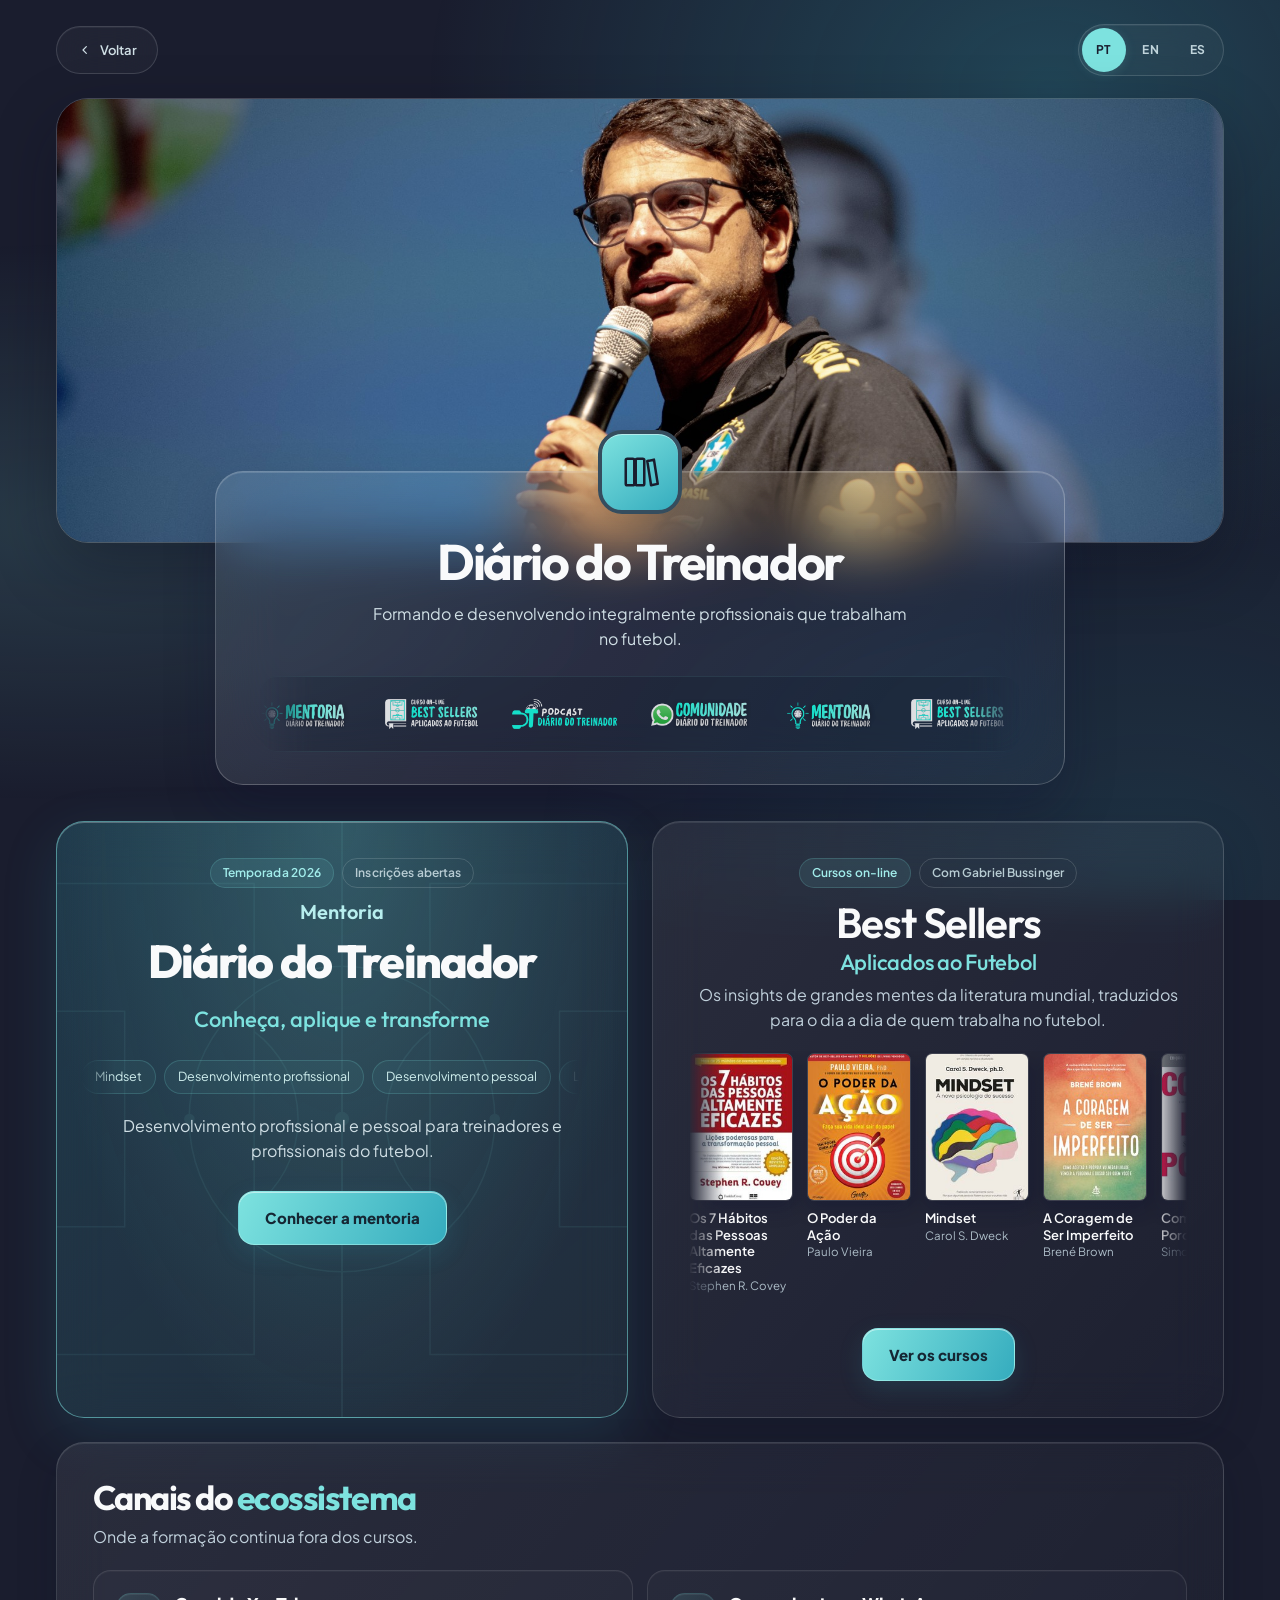
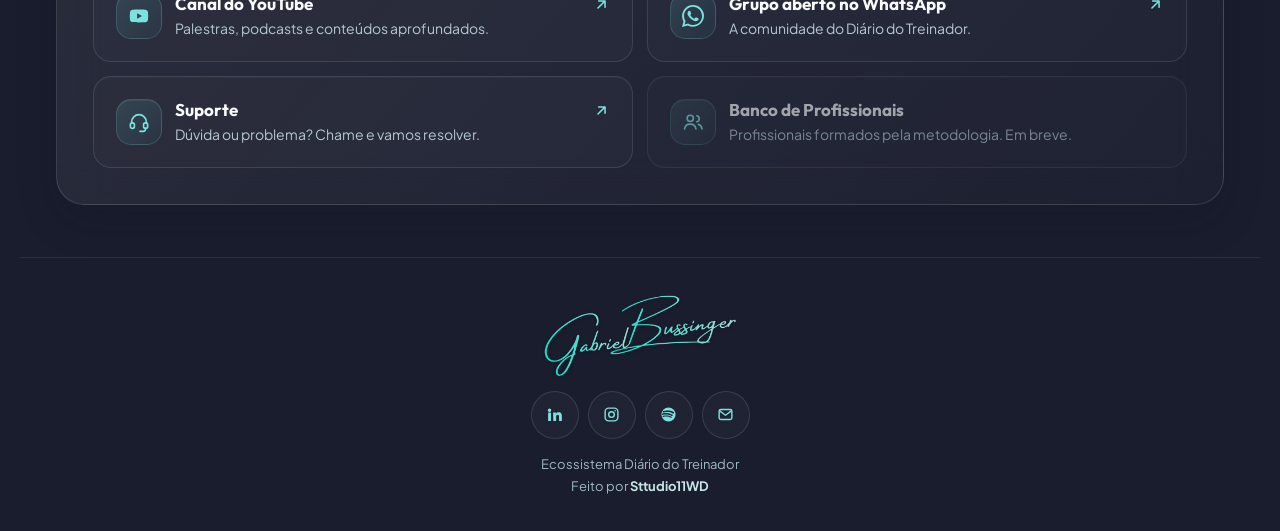
<file: index.html>
<!DOCTYPE html>
<html lang="pt-BR">
<head>
<meta charset="utf-8">
<meta name="viewport" content="width=device-width, initial-scale=1">
<meta name="theme-color" content="#001424">
<title>Diário do Treinador — ecossistema de formação para treinadores</title>
<meta name="description" content="Mentoria, cursos, podcast e comunidade. O ecossistema de formação continuada de Gabriel Bussinger para treinadores de futebol.">
<link rel="canonical" href="https://www.diariodotreinador.com.br/">
<link rel="icon" href="favicon.ico" sizes="32x32">
<link rel="icon" href="favicon.svg" type="image/svg+xml">
<link rel="apple-touch-icon" href="apple-touch-icon.png">

<meta property="og:type" content="website">
<meta property="og:site_name" content="Diário do Treinador">
<meta property="og:locale" content="pt_BR">
<meta property="og:title" content="Diário do Treinador — ecossistema de formação para treinadores">
<meta property="og:description" content="Mentoria, cursos, podcast e comunidade. O ecossistema de formação continuada de Gabriel Bussinger para treinadores de futebol.">
<meta property="og:url" content="https://www.diariodotreinador.com.br/">
<meta property="og:image" content="https://www.diariodotreinador.com.br/og-ecossistema.jpg">
<meta property="og:image:width" content="1200">
<meta property="og:image:height" content="630">
<meta property="og:image:alt" content="Ecossistema Diário do Treinador — mentoria, curso Best Sellers Aplicados ao Futebol e podcast, com Gabriel Bussinger">
<meta name="twitter:card" content="summary_large_image">

<link rel="preconnect" href="https://fonts.googleapis.com">
<link rel="preconnect" href="https://fonts.gstatic.com" crossorigin>
<link rel="stylesheet" href="https://fonts.googleapis.com/css2?family=Outfit:wght@400;500;600&family=Plus+Jakarta+Sans:wght@400;500;600;700&display=swap">

<style>
  :root{
    /* paleta — versão escura */
    --mint:#36ECDE;
    --mint-12:rgba(54,236,222,.10);
    --mint-24:rgba(54,236,222,.18);
    --teal:#36ECDE;          /* no escuro o mint puro já passa em contraste */
    --ink:#E6E9EC;           /* tinta clara sobre fundo navy */
    --ink-65:rgba(230,233,236,.72);
    --ink-45:rgba(230,233,236,.55);
    --paper:#001424;         /* fundo da página */
    --card:#00203F;          /* Core Navy vira a superfície dos cards */
    --borda:rgba(54,236,222,.16);
    --borda-forte:rgba(54,236,222,.38);
    --sombra:0 1px 3px rgba(0,0,0,.35);
    --sombra-alta:0 14px 34px rgba(0,0,0,.45);
    --brilho:0 14px 30px rgba(0,0,0,.45),0 0 0 1px rgba(54,236,222,.05);

    /* gradientes — luz vinda de cima à esquerda, como no palco */
    --g-card:linear-gradient(176deg,#0A2F52,#00203F 58%);
    --g-card-alto:linear-gradient(176deg,#0D3459,#00203F 62%);
    --g-borda:linear-gradient(155deg,rgba(54,236,222,.40),rgba(54,236,222,.05) 46%,rgba(54,236,222,.16));
    --g-borda-fraca:linear-gradient(150deg,rgba(54,236,222,.26),rgba(54,236,222,.04));
    --g-borda-forte:linear-gradient(150deg,rgba(54,236,222,.68),rgba(54,236,222,.12));
    --g-mint:linear-gradient(100deg,#36ECDE,#8AF2E9);

    /* tipo */
    --display:"Outfit","Helvetica Neue",Arial,sans-serif;
    --corpo:"Plus Jakarta Sans","Helvetica Neue",Arial,sans-serif;

    /* medidas */
    --wrap:900px;
    --gutter:18px;
    --r-secao:26px;
    --r-cartao:16px;
    --r-tile:13px;
  }

  *{box-sizing:border-box}

  body::before{
    content:"";
    position:fixed;
    inset:0;
    z-index:-2;
    pointer-events:none;
    background:
      radial-gradient(58% 38% at 10% 2%, rgba(54,236,222,.16), transparent 62%),
      radial-gradient(46% 32% at 94% 24%, rgba(54,236,222,.09), transparent 64%),
      radial-gradient(74% 42% at 50% 104%, rgba(54,236,222,.08), transparent 62%);
  }

  body{
    margin:0;
    background:var(--paper);
    color:var(--ink);
    font-family:var(--corpo);
    font-size:16px;
    line-height:1.55;
    -webkit-font-smoothing:antialiased;
  }

  a{color:inherit}
  img,video{max-width:100%}

  h1,h2,h3{
    font-family:var(--display);
    font-weight:600;
    letter-spacing:-.018em;
    line-height:1.12;
    text-wrap:balance;
    margin:0;
  }

  .destaque{color:var(--mint)}
  @supports (-webkit-background-clip:text) or (background-clip:text){
    .destaque{
      background:linear-gradient(94deg,#36ECDE,#A6F6EF 52%,#36ECDE);
      -webkit-background-clip:text;
      background-clip:text;
      -webkit-text-fill-color:transparent;
    }
  }

  :focus-visible{
    outline:3px solid var(--teal);
    outline-offset:3px;
    border-radius:6px;
  }

  .faixa{
    width:100%;
    max-width:var(--wrap);
    margin-inline:auto;
    padding-inline:var(--gutter);
  }

  /* ===================== TOPO COM VÍDEO ===================== */

  .topo{
    position:relative;
    isolation:isolate;
    padding-block:16px 0;
  }

  /* aurora mint atrás do vídeo */
  .topo::before{
    content:"";
    position:absolute;
    inset:0 0 34% 0;
    z-index:-1;
    background:
      radial-gradient(72% 92% at 16% 2%, rgba(54,236,222,.24), transparent 64%),
      radial-gradient(60% 78% at 90% 0%, rgba(54,236,222,.13), transparent 68%),
      linear-gradient(180deg,#00395F,#002542 42%,var(--paper) 88%);
  }

  .barra-idiomas{
    display:flex;
    justify-content:flex-end;
    margin-bottom:14px;
  }

  .idiomas{
    display:inline-flex;
    gap:3px;
    background:rgba(0,20,36,.62);
    border:1px solid var(--borda);
    border-radius:99px;
    padding:3px;
    backdrop-filter:blur(6px);
  }

  .idiomas button{
    font-family:var(--corpo);
    font-size:12px;
    font-weight:700;
    letter-spacing:.06em;
    color:var(--ink-65);
    background:transparent;
    border:0;
    border-radius:99px;
    padding:6px 13px;
    line-height:1;
    cursor:pointer;
    transition:background .16s ease,color .16s ease;
  }
  .idiomas button:hover{background:rgba(255,255,255,.08);color:var(--ink)}
  .idiomas button[aria-pressed="true"]{background:var(--g-mint);color:#00203F}

  .palco{
    position:relative;
    border-radius:var(--r-secao);
    overflow:hidden;
    background:#00203F padding-box,var(--g-borda) border-box;
    border:1px solid transparent;
    box-shadow:var(--sombra-alta);
    aspect-ratio:1/1;
  }
  @media (min-width:560px){
    .palco{aspect-ratio:16/9}
  }
  .palco video{
    width:100%;
    height:100%;
    object-fit:cover;
    display:block;
  }

  /* cartão de identidade sobreposto ao vídeo */
  .identidade{
    position:relative;
    z-index:2;
    margin:-54px auto 0;
    max-width:660px;
    background:var(--g-card-alto) padding-box,var(--g-borda) border-box;
    border:1px solid transparent;
    border-radius:var(--r-secao);
    box-shadow:var(--sombra-alta);
    padding:0 24px 28px;
    text-align:center;
  }

  .retrato{
    width:96px;
    height:96px;
    border-radius:50%;
    display:block;
    margin:-48px auto 0;
    border:4px solid var(--card);
    background:#00203F;
    box-shadow:0 0 0 2px var(--mint);
  }

  .assinatura{
    display:block;
    width:min(280px,80%);
    height:auto;
    margin:14px auto 0;
  }

  .slogan{
    margin:12px auto 0;
    max-width:40ch;
    color:var(--ink-65);
    font-size:15.5px;
  }

  /* ===================== CORPO ===================== */

  .corpo{
    display:flex;
    flex-direction:column;
    gap:20px;
    padding-block:24px 34px;
  }

  .secao{
    background:var(--g-card) padding-box,var(--g-borda) border-box;
    border:1px solid transparent;
    border-radius:var(--r-secao);
    box-shadow:var(--sombra);
    padding:26px 20px;
  }

  .secao-titulo{
    font-size:clamp(21px,4.6vw,26px);
    text-align:center;
  }

  .secao-resumo{
    margin:8px auto 0;
    max-width:44ch;
    text-align:center;
    color:var(--ink-45);
    font-size:14.5px;
  }

  /* --- faixa de credenciais --- */

  .credenciais{
    list-style:none;
    margin:0;
    padding:0;
    display:grid;
    grid-template-columns:repeat(2,minmax(0,1fr));
    gap:14px;
  }

  .credencial{
    display:flex;
    flex-direction:column;
    align-items:center;
    text-align:center;
    gap:8px;
  }

  .tile{
    width:46px;
    height:46px;
    border-radius:var(--r-tile);
    display:grid;
    place-items:center;
    flex:none;
  }
  .tile svg{width:22px;height:22px;display:block}
  .tile-mint{background:linear-gradient(145deg,rgba(54,236,222,.28),rgba(54,236,222,.07));color:var(--mint)}
  .tile-teal{background:linear-gradient(145deg,rgba(54,236,222,.18),rgba(54,236,222,.04));color:var(--mint)}
  .tile-navy{background:linear-gradient(145deg,rgba(255,255,255,.13),rgba(255,255,255,.03));color:var(--ink)}

  .credencial b{
    font-family:var(--display);
    font-weight:600;
    font-size:15px;
    line-height:1.2;
  }
  .credencial span{
    color:var(--ink-45);
    font-size:13px;
    line-height:1.35;
  }

  @media (min-width:680px){
    .credenciais{grid-template-columns:repeat(4,minmax(0,1fr))}
  }

  /* --- listas de links --- */

  .links{
    list-style:none;
    margin:20px 0 0;
    padding:0;
    display:grid;
    gap:12px;
  }

  @media (min-width:680px){
    .links-duplo{grid-template-columns:repeat(2,minmax(0,1fr))}
  }

  .link{
    display:flex;
    align-items:flex-start;
    gap:13px;
    height:100%;
    background:var(--g-card) padding-box,var(--g-borda-fraca) border-box;
    border:1px solid transparent;
    border-radius:var(--r-cartao);
    padding:15px 16px;
    text-decoration:none;
    transition:box-shadow .18s ease,transform .18s ease;
  }
  .link:hover{
    background:var(--g-card-alto) padding-box,var(--g-borda-forte) border-box;
    box-shadow:var(--brilho);
    transform:translateY(-2px);
  }

  .link-texto{flex:1;min-width:0}

  .link-titulo{
    display:block;
    font-family:var(--display);
    font-weight:600;
    font-size:16px;
    line-height:1.25;
  }

  .link-desc{
    display:block;
    margin-top:3px;
    color:var(--ink-45);
    font-size:13.5px;
    line-height:1.45;
  }

  .seta{
    flex:none;
    width:17px;
    height:17px;
    margin-top:3px;
    color:var(--ink-45);
    transition:transform .18s ease,color .18s ease;
  }
  .link:hover .seta{color:var(--teal);transform:translate(2px,-2px)}

  /* --- agenda --- */

  .evento{
    margin-top:20px;
    border:1px solid transparent;
    border-radius:var(--r-cartao);
    padding:16px;
    background:
      linear-gradient(168deg,rgba(54,236,222,.14),rgba(0,32,63,0) 54%) padding-box,
      var(--g-card-alto) padding-box,
      var(--g-borda) border-box;
  }

  .evento-topo{
    display:flex;
    gap:14px;
    align-items:flex-start;
  }

  .data{
    flex:none;
    width:60px;
    background:linear-gradient(170deg,rgba(255,255,255,.13),rgba(255,255,255,.03));
    border:1px solid var(--borda);
    border-radius:var(--r-tile);
    padding:9px 0 8px;
    text-align:center;
  }
  .data .dia{
    display:block;
    font-family:var(--display);
    font-weight:600;
    font-size:26px;
    line-height:1;
    font-variant-numeric:tabular-nums;
  }
  .data .mes{
    display:block;
    margin-top:3px;
    color:var(--teal);
    font-size:11px;
    font-weight:700;
    letter-spacing:.09em;
  }

  .evento-tema{
    font-size:18px;
    margin:0;
  }
  .evento-local{
    margin:4px 0 0;
    color:var(--ink-45);
    font-size:14px;
  }

  .detalhes{
    list-style:none;
    display:flex;
    flex-wrap:wrap;
    gap:7px;
    margin:13px 0 0;
    padding:0;
  }
  .detalhe{
    display:inline-flex;
    align-items:center;
    gap:5px;
    background:linear-gradient(170deg,rgba(255,255,255,.09),rgba(255,255,255,.02));
    border:1px solid var(--borda);
    border-radius:99px;
    padding:5px 11px;
    font-size:12.5px;
    color:var(--ink-65);
    white-space:nowrap;
  }
  .detalhe svg{width:13px;height:13px;flex:none;color:var(--ink-45)}

  .botao-inscrever{
    display:block;
    margin-top:15px;
    background:var(--g-mint);
    color:#00203F;
    box-shadow:0 8px 22px rgba(54,236,222,.18);
    text-align:center;
    text-decoration:none;
    font-family:var(--display);
    font-weight:600;
    font-size:15px;
    padding:13px 18px;
    border-radius:99px;
    transition:opacity .18s ease,transform .18s ease;
  }
  .botao-inscrever:hover{opacity:.9;transform:translateY(-1px)}

  /* --- banner final --- */

  .banner{
    position:relative;
    overflow:hidden;
    isolation:isolate;
    border-radius:var(--r-secao);
    background:
      radial-gradient(76% 130% at 8% -6%, rgba(255,255,255,.5), transparent 56%),
      linear-gradient(118deg,#12CFC2 2%,#36ECDE 36%,#7BEFE5 70%,#B6F8F2 100%);
    color:#00203F;
    padding:34px 22px 32px;
    text-align:center;
  }

  /* campo visto de cima: grande área em cada extremidade,
     círculo central no meio, cortado pela linha do meio-campo */
  .campo{
    position:absolute;
    inset:0;
    z-index:-1;
    color:#00203F;
    opacity:.2;
    pointer-events:none;
  }

  /* mantém a espessura das linhas igual nos dois SVGs, que têm escalas diferentes */
  .campo svg *{vector-effect:non-scaling-stroke}

  /* mobile: campo na vertical — áreas em cima e embaixo.
     o deslocamento de 24.07% = (altura-largura)/2·altura da caixa antes de girar,
     que é o que encosta a linha de fundo na borda depois do rotate. */
  .campo-area{
    position:absolute;
    left:50%;
    width:26%;
    height:auto;
    aspect-ratio:84/162;
  }
  .campo-area.esq{top:0;translate:-50% -24.07%;rotate:90deg}
  .campo-area.dir{bottom:0;translate:-50% 24.07%;rotate:-90deg}

  .campo-meio{
    position:absolute;
    left:0;
    right:0;
    top:50%;
    height:1.5px;
    margin-top:-.75px;
    background:currentColor;
  }

  .campo-circulo{
    position:absolute;
    left:50%;
    top:50%;
    width:40%;
    height:auto;
    aspect-ratio:1;
    translate:-50% -50%;
  }

  /* desktop: campo na horizontal — áreas nas duas extremidades */
  @media (min-width:560px){
    .campo-area{left:auto;width:auto;height:80%}
    .campo-area.esq{left:0;top:50%;translate:0 -50%;rotate:none}
    .campo-area.dir{right:0;bottom:auto;top:50%;translate:0 -50%;rotate:none;scale:-1 1}

    .campo-meio{
      left:50%;
      right:auto;
      top:0;
      bottom:0;
      width:1.5px;
      height:auto;
      margin-top:0;
      margin-left:-.75px;
    }

    .campo-circulo{width:auto;height:54%}
  }

  .banner h2{
    font-size:clamp(25px,5.9vw,34px);
    max-width:20ch;
    margin-inline:auto;
  }

  .banner-lema{
    font-family:var(--display);
    font-weight:500;
    font-size:clamp(15px,3.2vw,17px);
    letter-spacing:-.005em;
    margin:8px auto 0;
    color:rgba(0,32,63,.7);
  }

  .banner p{
    margin:11px auto 0;
    max-width:46ch;
    color:rgba(0,32,63,.76);
    font-size:15px;
  }

  .botao-mint{
    display:inline-block;
    margin-top:22px;
    background:#00203F;
    color:var(--mint);
    text-decoration:none;
    font-family:var(--display);
    font-weight:600;
    font-size:16px;
    padding:14px 30px;
    border-radius:99px;
    transition:transform .18s ease,box-shadow .18s ease;
  }
  .botao-mint:hover{
    transform:translateY(-2px);
    box-shadow:0 10px 24px rgba(0,32,63,.3);
  }

  /* --- rodapé --- */

  .rodape{
    display:flex;
    flex-direction:column;
    align-items:center;
    gap:14px;
    text-align:center;
    padding-block:6px 34px;
  }

  .assinatura-rodape{width:min(200px,58%);height:auto;display:block;opacity:.85}

  .sociais{display:flex;gap:9px}

  .social{
    width:40px;
    height:40px;
    border-radius:50%;
    background:var(--card);
    border:1px solid var(--borda);
    color:var(--ink);
    display:grid;
    place-items:center;
    transition:background .18s ease,color .18s ease,transform .18s ease;
  }
  .social svg{width:17px;height:17px;display:block}
  .social:hover{background:var(--g-mint);color:#00203F;transform:translateY(-2px)}

  .creditos{
    font-size:13px;
    color:var(--ink-45);
    line-height:1.7;
    margin:0;
  }
  .creditos a{color:var(--teal);font-weight:700;text-decoration:none}
  .creditos a:hover{text-decoration:underline}

  /* ===================== TOPBAR ===================== */

  .topbar{
    display:flex;
    align-items:center;
    justify-content:space-between;
    gap:12px;
    margin-bottom:14px;
  }

  .voltar{
    display:inline-flex;
    align-items:center;
    gap:7px;
    background:rgba(0,20,36,.62);
    border:1px solid var(--borda);
    border-radius:99px;
    padding:7px 14px 7px 10px;
    font-size:13px;
    font-weight:600;
    color:var(--ink-65);
    text-decoration:none;
    backdrop-filter:blur(6px);
    transition:color .16s ease,border-color .16s ease;
  }
  .voltar svg{width:16px;height:16px;flex:none}
  .voltar:hover{color:var(--ink);border-color:var(--borda-forte)}

  .palco-foto{
    width:100%;
    height:100%;
    object-fit:cover;
    object-position:58% 38%;
    display:block;
  }

  /* ===================== MARCA DO ECOSSISTEMA ===================== */

  .marca-eco{
    width:84px;
    height:84px;
    border-radius:24px;
    margin:-42px auto 0;
    display:grid;
    place-items:center;
    background:var(--g-mint);
    border:4px solid var(--card);
    box-shadow:0 0 0 1px rgba(54,236,222,.45);
    color:#00203F;
  }
  .marca-eco svg{width:38px;height:38px;display:block}

  .eco-titulo{
    font-size:clamp(27px,6.4vw,37px);
    margin-top:14px;
  }

  /* ===================== ESTEIRAS (carrosséis) =====================
     cada trilho tem o conteúdo duplicado; a animação anda -50%,
     então o ponto de retorno cai exatamente sobre a cópia. */
  .esteira{
    overflow:hidden;
    -webkit-mask-image:linear-gradient(90deg,transparent,#000 7%,#000 93%,transparent);
    mask-image:linear-gradient(90deg,transparent,#000 7%,#000 93%,transparent);
  }
  .esteira-trilho{
    display:flex;
    width:max-content;
    animation:correr var(--tempo,34s) linear infinite;
  }
  .esteira:hover .esteira-trilho,
  .esteira:focus-within .esteira-trilho{animation-play-state:paused}

  @keyframes correr{to{transform:translateX(-50%)}}

  @media (prefers-reduced-motion:reduce){
    .esteira{overflow-x:auto;-webkit-mask-image:none;mask-image:none}
    .esteira-trilho{animation:none;width:auto}
  }

  /* esteira 1 — pilares do método */
  .esteira-pilares{margin-top:18px;--tempo:36s}

  .pilares{list-style:none;margin:0;padding:0}
  .pilar{
    white-space:nowrap;
    flex:none;
    margin-right:8px;
    border:1px solid var(--borda);
    border-radius:99px;
    padding:6px 13px;
    font-size:12.5px;
    color:var(--ink-65);
    background:linear-gradient(170deg,rgba(255,255,255,.08),rgba(255,255,255,.02));
  }

  /* esteira 2 — marcas do ecossistema */
  .esteira-marcas{--tempo:30s}
  .esteira-marcas .esteira-trilho{align-items:center;padding-block:4px}
  .esteira-marcas img{
    height:34px;
    width:auto;
    display:block;
    flex:none;
    margin-right:34px;
    opacity:.85;
  }

  /* ===================== SELOS ===================== */

  .selos{
    list-style:none;
    display:flex;
    flex-wrap:wrap;
    justify-content:center;
    gap:7px;
    margin:0 0 14px;
    padding:0;
  }
  .selo{
    display:inline-flex;
    align-items:center;
    border-radius:99px;
    padding:5px 12px;
    font-size:12px;
    font-weight:700;
    letter-spacing:.01em;
  }
  .banner .selo-solido{background:#00203F;color:var(--mint)}
  .banner .selo-vazado{border:1px solid rgba(0,32,63,.3);color:rgba(0,32,63,.78)}
  .secao .selo-solido{background:var(--g-mint);color:#00203F}
  .secao .selo-vazado{border:1px solid var(--borda);color:var(--ink-65)}

  /* ===================== PRATELEIRA DE LIVROS ===================== */

  .esteira-livros{margin-top:18px;--tempo:52s}
  .esteira-livros .esteira-trilho{padding-block:2px 6px}

  .livro{flex:none;width:104px;margin-right:14px}
  .livro img{
    display:block;
    width:104px;
    height:148px;
    object-fit:cover;
    border-radius:9px;
    border:1px solid var(--borda);
    box-shadow:0 10px 22px rgba(0,0,0,.45);
  }
  .livro b{
    display:block;
    margin-top:9px;
    font-size:12px;
    font-weight:600;
    line-height:1.3;
  }
  .livro span{
    display:block;
    margin-top:2px;
    color:var(--ink-45);
    font-size:11.5px;
    line-height:1.3;
  }

  /* card sem link, para o que ainda não abriu */
  .link.indisponivel{
    opacity:.6;
    cursor:default;
  }
  .link.indisponivel:hover{
    background:var(--g-card) padding-box,var(--g-borda-fraca) border-box;
    box-shadow:none;
    transform:none;
  }

  /* ===================== AJUSTE FINO DE MOBILE =====================
     mesma composição, tudo um passo menor: tipo, respiro, tiles e raios */
  @media (max-width:559px){
    :root{
      --r-secao:20px;
      --r-cartao:13px;
      --r-tile:11px;
      --gutter:16px;
    }

    .corpo{gap:14px;padding-block:18px 26px}
    .secao{padding:20px 15px}
    .secao-titulo{font-size:19.5px}
    .secao-resumo{margin-top:6px;font-size:13.5px}

    /* identidade */
    .identidade{margin-top:-44px;padding:0 18px 22px}
    .retrato{width:80px;height:80px;margin-top:-40px;border-width:3px}
    .assinatura{width:min(230px,72%);margin-top:12px}
    .slogan{margin-top:9px;font-size:14.5px}

    /* credenciais */
    .credenciais{gap:11px}
    .credencial{gap:7px}
    .credencial b{font-size:14px}
    .credencial span{font-size:12.5px}

    .tile{width:40px;height:40px}
    .tile svg{width:19px;height:19px}

    /* links */
    .links{margin-top:16px;gap:10px}
    .link{gap:11px;padding:12px 13px}
    .link-titulo{font-size:15px}
    .link-desc{font-size:13px}
    .seta{width:16px;height:16px}

    /* agenda */
    .evento{margin-top:16px;padding:14px}
    .evento-topo{gap:12px}
    .data{width:52px;padding:7px 0 6px}
    .data .dia{font-size:23px}
    .data .mes{font-size:10.5px}
    .evento-tema{font-size:16.5px}
    .evento-local{font-size:13.5px}
    .detalhes{margin-top:11px;gap:6px}
    .detalhe{padding:4px 9px;font-size:12px}
    .botao-inscrever{margin-top:13px;padding:12px 16px;font-size:14.5px}

    /* banner */
    .banner{padding:26px 16px 24px}
    .banner h2{font-size:23px}
    .banner-lema{font-size:14.5px;margin-top:6px}
    .banner p{margin-top:9px;font-size:14px}
    .botao-mint{margin-top:18px;padding:13px 24px;font-size:15px}

    /* campo vertical: encolhe junto com o banner */
    .campo{opacity:.17}
    .campo-area{width:23%}
    .campo-circulo{width:36%}

    /* rodapé */
    .rodape{gap:12px;padding-block:4px 28px}
    .assinatura-rodape{width:min(170px,52%)}
    .social{width:36px;height:36px}
    .social svg{width:16px;height:16px}
    .creditos{font-size:12.5px}

    /* --- página do ecossistema --- */
    .topbar{margin-bottom:12px}
    .voltar{padding:6px 12px 6px 9px;font-size:12.5px}
    .marca-eco{width:70px;height:70px;border-radius:20px;margin-top:-35px;border-width:3px}
    .marca-eco svg{width:32px;height:32px}
    .eco-titulo{font-size:26px;margin-top:12px}
    .esteira-pilares{margin-top:14px}
    .pilar{padding:5px 11px;font-size:11.5px;margin-right:6px}
    .esteira-marcas img{height:28px;margin-right:26px}
    .selos{gap:6px;margin-bottom:12px}
    .selo{padding:4px 10px;font-size:11.5px}
    .esteira-livros{margin-top:14px}
    .livro{width:92px;margin-right:10px}
    .livro img{width:92px;height:131px}
  }

  @media (prefers-reduced-motion:reduce){
    *,*::before,*::after{
      animation-duration:.001ms !important;
      transition-duration:.001ms !important;
    }
  }
  /* =====================================================================
     BREAKPOINTS — mesmo sistema da página da Mentoria
     Mobile < 640 · Tablet 640–1023 · Desktop 1024–1439 · Widescreen ≥ 1440
     ===================================================================== */

  @media (min-width:640px) and (max-width:1023px){
    :root{ --wrap:720px; --gutter:26px; }
  }
  @media (min-width:1024px){
    :root{ --wrap:940px; --gutter:28px; }
  }
  @media (min-width:1440px){
    :root{ --wrap:1120px; --gutter:34px; }
  }
  @media (min-width:1800px){
    :root{ --wrap:1280px; --gutter:44px; }
  }

  @media (min-width:1440px){
    .corpo{gap:26px;padding-block:32px 44px}
    .secao{padding:34px 28px}
    .secao-titulo{font-size:clamp(26px,2.2vw,32px)}
    .secao-resumo{font-size:15.5px}
    .eco-titulo{font-size:clamp(34px,3.2vw,44px)}
    .slogan{font-size:17px}
    .link{padding:18px 20px}
    .link-titulo{font-size:17px}
    .link-desc{font-size:14.5px}
    .tile{width:52px;height:52px}
    .tile svg{width:24px;height:24px}
    .banner{padding:44px 30px 40px}
    .livro{width:120px;margin-right:16px}
    .livro img{width:120px;height:170px}
    .esteira-marcas img{height:40px;margin-right:42px}
    .pilar{font-size:13.5px;padding:7px 15px}
  }

  /* ===================== MEIO-CAMPO: divisória de seções ===================== */

  .secao,
  .rodape{position:relative;z-index:1}

  .meio-campo{
    position:relative;
    z-index:0;
    height:0;
    border:0;
    border-top:1px solid currentColor;
    color:var(--mint);
    opacity:.2;
    margin-block:-6px;
    pointer-events:none;
  }
  .meio-campo::after{
    content:"";
    position:absolute;
    left:50%;
    top:0;
    width:124px;
    height:124px;
    border:1px solid currentColor;
    border-radius:50%;
    transform:translate(-50%,-50%);
  }
  .meio-campo::before{
    content:"";
    position:absolute;
    left:50%;
    top:0;
    width:5px;
    height:5px;
    border-radius:50%;
    background:currentColor;
    transform:translate(-50%,-50%);
  }
  @media (max-width:559px){
    .meio-campo::after{width:92px;height:92px}
  }
  @media (min-width:1440px){
    .meio-campo::after{width:156px;height:156px}
  }


  /* ===================== CARROSSÉIS REPOSICIONADOS ===================== */

  /* logos dentro do cartão de cabeçalho: sangram até as bordas do cartão */
  .identidade .esteira-marcas{
    margin:20px -24px 0;
    padding-block:2px;
  }
  @media (max-width:559px){
    .identidade .esteira-marcas{margin:16px -18px 0}
    .identidade .esteira-marcas img{height:26px;margin-right:24px}
  }

  /* palavras dentro do bloco mint: contraste invertido */
  .banner .esteira-pilares{
    margin:16px -22px 0;
    --tempo:40s;
  }
  .banner .pilar{
    background:rgba(255,255,255,.4);
    border:1px solid rgba(0,32,63,.22);
    color:rgba(0,32,63,.82);
  }
  .banner p{margin-top:14px}
  @media (max-width:559px){
    .banner .esteira-pilares{margin:14px -16px 0}
  }


  /* ===================== TÍTULO DE PRODUTO =====================
     Nome em cima, qualificador embaixo: o card passa a anunciar o
     produto em vez de descrevê-lo numa linha só. */

  .titulo-produto strong{
    display:block;
    font-family:var(--display);
    font-weight:600;
    font-size:clamp(30px,7.4vw,42px);
    line-height:1.02;
    letter-spacing:-.028em;
  }
  .titulo-produto span{
    display:block;
    margin-top:5px;
    font-family:var(--display);
    font-weight:500;
    font-size:clamp(17px,3.8vw,22px);
    line-height:1.14;
    letter-spacing:-.012em;
  }
  .banner .titulo-produto span{color:rgba(0,32,63,.72)}

  @media (min-width:1440px){
    .titulo-produto strong{font-size:48px}
    .titulo-produto span{font-size:24px;margin-top:6px}
  }
  @media (max-width:559px){
    .titulo-produto strong{font-size:29px}
    .titulo-produto span{font-size:16.5px}
  }
</style>
<link rel="stylesheet" href="https://fonts.googleapis.com/css2?family=Manrope:wght@400;500;600;700;800&display=swap">
<link rel="stylesheet" href="glass.css">
<style>
:root{--display:"Outfit","Helvetica Neue",Arial,sans-serif;--corpo:"Plus Jakarta Sans","Helvetica Neue",Arial,sans-serif}
</style>
</head>
<body>
<main>

  <!-- ============ TOPO: FOTO + MARCA ============ -->
  <header class="topo">
    <div class="faixa">
      <div class="topbar">
        <a class="voltar" href="gabriel-bussinger.html">
          <svg viewBox="0 0 24 24" fill="none" stroke="currentColor" stroke-width="1.8" stroke-linecap="round" stroke-linejoin="round" aria-hidden="true"><path d="M14 7l-5 5 5 5"/></svg>
          <span data-i18n="voltar">Voltar</span>
        </a>

        <div class="idiomas" role="group" aria-label="Idioma">
          <button type="button" data-lang="pt" aria-pressed="true">PT</button>
          <button type="button" data-lang="en" aria-pressed="false">EN</button>
          <button type="button" data-lang="es" aria-pressed="false">ES</button>
        </div>
      </div>

      <div class="palco">
        <img class="palco-foto" src="gabriel-hero.jpg" width="2000" height="1333" alt="Gabriel Bussinger durante uma palestra" />
      </div>

      <div class="identidade">
        <span class="marca-eco" aria-hidden="true">
          <svg viewBox="0 0 24 24" fill="none" stroke="currentColor" stroke-width="1.6" stroke-linejoin="round">
            <rect x="3" y="3.6" width="5.4" height="16.8" rx="1"/>
            <rect x="9.3" y="3.6" width="5.4" height="16.8" rx="1"/>
            <path d="M16.6 5.1l4.2-.9 2.4 15.3-4.2.9z"/>
          </svg>
        </span>

        <h1 class="eco-titulo" data-i18n="ecoTitulo">Diário do Treinador</h1>
        <p class="slogan" data-i18n="ecoSlogan">Formando e desenvolvendo integralmente profissionais que trabalham no futebol.</p>

        <div class="esteira esteira-marcas">
          <div class="esteira-trilho">
            <img src="marcas/marca-mentoria.png" alt="Mentoria Diário do Treinador" loading="lazy" />
            <img src="marcas/marca-bestsellers.png" alt="Best Sellers Aplicados ao Futebol" loading="lazy" />
            <img src="marcas/marca-podcast.png" alt="Podcast Diário do Treinador" loading="lazy" />
            <img src="marcas/marca-comunidade.png" alt="Comunidade Diário do Treinador" loading="lazy" />
            <img src="marcas/marca-mentoria.png" alt="" aria-hidden="true" loading="lazy" />
            <img src="marcas/marca-bestsellers.png" alt="" aria-hidden="true" loading="lazy" />
            <img src="marcas/marca-podcast.png" alt="" aria-hidden="true" loading="lazy" />
            <img src="marcas/marca-comunidade.png" alt="" aria-hidden="true" loading="lazy" />
          </div>
        </div>
      </div>
    </div>
  </header>

  <div class="faixa corpo">

    <!-- ============ MENTORIA ============ -->
    <section class="banner">
      <div class="campo" aria-hidden="true">
        <svg class="campo-area esq" viewBox="0 0 84 162" fill="none" stroke="currentColor" stroke-width="1.5">
          <path d="M0 1H67V161H0"/>
          <path d="M0 44.4H23V117.6H0"/>
          <path d="M67 51.3A37 37 0 0 1 67 110.7"/>
          <circle cx="45" cy="81" r="1.8" fill="currentColor" stroke="none"/>
        </svg>

        <span class="campo-meio"></span>

        <svg class="campo-circulo" viewBox="0 0 80 80" fill="none" stroke="currentColor" stroke-width="1.5">
          <circle cx="40" cy="40" r="38"/>
          <circle cx="40" cy="40" r="1.8" fill="currentColor" stroke="none"/>
        </svg>

        <svg class="campo-area dir" viewBox="0 0 84 162" fill="none" stroke="currentColor" stroke-width="1.5">
          <path d="M0 1H67V161H0"/>
          <path d="M0 44.4H23V117.6H0"/>
          <path d="M67 51.3A37 37 0 0 1 67 110.7"/>
          <circle cx="45" cy="81" r="1.8" fill="currentColor" stroke="none"/>
        </svg>
      </div>

      <ul class="selos">
        <li class="selo selo-solido" data-i18n="mentoriaBadge">Temporada 2026</li>
        <li class="selo selo-vazado" data-i18n="mentoriaStatus">Inscrições abertas</li>
      </ul>

      <h2 class="titulo-produto">
        <strong data-i18n="mentoriaMarca1">Mentoria</strong>
        <span data-i18n="mentoriaMarca2">Diário do Treinador</span>
      </h2>
      <p class="banner-lema" data-i18n="mentoriaTitulo">Conheça, aplique e transforme</p>

      <div class="esteira esteira-pilares">
        <ul class="esteira-trilho pilares">
          <li class="pilar" data-i18n="pilar1">Mindset</li>
          <li class="pilar" data-i18n="pilar2">Desenvolvimento profissional</li>
          <li class="pilar" data-i18n="pilar3">Desenvolvimento pessoal</li>
          <li class="pilar" data-i18n="pilar4">Leitura</li>
          <li class="pilar" data-i18n="pilar5">Network</li>
          <li class="pilar" data-i18n="pilar6">Autoconhecimento</li>
          <li class="pilar" aria-hidden="true" data-i18n="pilar1">Mindset</li>
          <li class="pilar" aria-hidden="true" data-i18n="pilar2">Desenvolvimento profissional</li>
          <li class="pilar" aria-hidden="true" data-i18n="pilar3">Desenvolvimento pessoal</li>
          <li class="pilar" aria-hidden="true" data-i18n="pilar4">Leitura</li>
          <li class="pilar" aria-hidden="true" data-i18n="pilar5">Network</li>
          <li class="pilar" aria-hidden="true" data-i18n="pilar6">Autoconhecimento</li>
        </ul>
      </div>

      <p data-i18n="mentoriaDesc">Desenvolvimento profissional e pessoal para treinadores e profissionais do futebol.</p>
      <a class="botao-mint" href="mentoria.html" data-i18n="mentoriaCta">Conhecer a mentoria</a>
    </section>

    <div class="meio-campo" aria-hidden="true"></div>

    <!-- ============ BEST SELLERS ============ -->
    <section class="secao">
      <ul class="selos">
        <li class="selo selo-solido" data-i18n="bsBadge">Cursos on-line</li>
        <li class="selo selo-vazado" data-i18n="bsAutor">Com Gabriel Bussinger</li>
      </ul>

      <h2 class="secao-titulo titulo-produto">
        <strong data-i18n="bs1">Best Sellers</strong>
        <span class="destaque" data-i18n="bs2">Aplicados ao Futebol</span>
      </h2>
      <p class="secao-resumo" data-i18n="bsResumo">Os insights de grandes mentes da literatura mundial, traduzidos para o dia a dia de quem trabalha no futebol.</p>

      <div class="esteira esteira-livros">
        <div class="esteira-trilho">
        <article class="livro">
          <img src="livros/capa-7habitos.jpg" width="169" height="240" alt="" loading="lazy" />
          <b data-i18n="livro1">Os 7 Hábitos das Pessoas Altamente Eficazes</b>
          <span>Stephen R. Covey</span>
        </article>
        <article class="livro">
          <img src="livros/capa-poderdaacao.jpg" width="169" height="240" alt="" loading="lazy" />
          <b data-i18n="livro2">O Poder da Ação</b>
          <span>Paulo Vieira</span>
        </article>
        <article class="livro">
          <img src="livros/capa-mindset.jpg" width="169" height="240" alt="" loading="lazy" />
          <b data-i18n="livro3">Mindset</b>
          <span>Carol S. Dweck</span>
        </article>
        <article class="livro">
          <img src="livros/capa-coragemimperfeito.jpg" width="169" height="240" alt="" loading="lazy" />
          <b data-i18n="livro4">A Coragem de Ser Imperfeito</b>
          <span>Brené Brown</span>
        </article>
        <article class="livro">
          <img src="livros/capa-comecepeloporque.jpg" width="169" height="240" alt="" loading="lazy" />
          <b data-i18n="livro5">Comece pelo Porquê</b>
          <span>Simon Sinek</span>
        </article>
        <article class="livro">
          <img src="livros/capa-comofazeramigos.jpg" width="169" height="240" alt="" loading="lazy" />
          <b data-i18n="livro6">Como Fazer Amigos e Influenciar Pessoas</b>
          <span>Dale Carnegie</span>
        </article>
        <article class="livro">
          <img src="livros/capa-mongeexecutivo.jpg" width="169" height="240" alt="" loading="lazy" />
          <b data-i18n="livro7">O Monge e o Executivo</b>
          <span>James C. Hunter</span>
        </article>
        <article class="livro" aria-hidden="true">
          <img src="livros/capa-7habitos.jpg" width="169" height="240" alt="" loading="lazy" />
          <b data-i18n="livro1">Os 7 Hábitos das Pessoas Altamente Eficazes</b>
          <span>Stephen R. Covey</span>
        </article>
        <article class="livro" aria-hidden="true">
          <img src="livros/capa-poderdaacao.jpg" width="169" height="240" alt="" loading="lazy" />
          <b data-i18n="livro2">O Poder da Ação</b>
          <span>Paulo Vieira</span>
        </article>
        <article class="livro" aria-hidden="true">
          <img src="livros/capa-mindset.jpg" width="169" height="240" alt="" loading="lazy" />
          <b data-i18n="livro3">Mindset</b>
          <span>Carol S. Dweck</span>
        </article>
        <article class="livro" aria-hidden="true">
          <img src="livros/capa-coragemimperfeito.jpg" width="169" height="240" alt="" loading="lazy" />
          <b data-i18n="livro4">A Coragem de Ser Imperfeito</b>
          <span>Brené Brown</span>
        </article>
        <article class="livro" aria-hidden="true">
          <img src="livros/capa-comecepeloporque.jpg" width="169" height="240" alt="" loading="lazy" />
          <b data-i18n="livro5">Comece pelo Porquê</b>
          <span>Simon Sinek</span>
        </article>
        <article class="livro" aria-hidden="true">
          <img src="livros/capa-comofazeramigos.jpg" width="169" height="240" alt="" loading="lazy" />
          <b data-i18n="livro6">Como Fazer Amigos e Influenciar Pessoas</b>
          <span>Dale Carnegie</span>
        </article>
        <article class="livro" aria-hidden="true">
          <img src="livros/capa-mongeexecutivo.jpg" width="169" height="240" alt="" loading="lazy" />
          <b data-i18n="livro7">O Monge e o Executivo</b>
          <span>James C. Hunter</span>
        </article>
        </div>
      </div>

      <a class="botao-inscrever" href="bestsellers.html" data-i18n="bsCta">Ver os cursos</a>
    </section>

    <div class="meio-campo" aria-hidden="true"></div>

    <!-- ============ CANAIS ============ -->
    <section class="secao">
      <h2 class="secao-titulo"><span data-i18n="canais1">Canais do</span> <span class="destaque" data-i18n="canais2">ecossistema</span></h2>
      <p class="secao-resumo" data-i18n="canaisResumo">Onde a formação continua fora dos cursos.</p>

      <ul class="links links-duplo">
        <li>
          <a class="link" href="https://www.youtube.com/@gabrielbussinger3386" target="_blank" rel="noopener">
            <span class="tile tile-mint" aria-hidden="true"><svg viewBox="0 0 24 24" fill="currentColor"><path d="M21.6 7.2a2.5 2.5 0 00-1.76-1.77C18.25 5 12 5 12 5s-6.25 0-7.84.43A2.5 2.5 0 002.4 7.2C2 8.8 2 12 2 12s0 3.2.4 4.8a2.5 2.5 0 001.76 1.77C5.75 19 12 19 12 19s6.25 0 7.84-.43a2.5 2.5 0 001.76-1.77C22 15.2 22 12 22 12s0-3.2-.4-4.8zM10 15.1V8.9l5.2 3.1z"/></svg></span>
            <span class="link-texto">
              <strong class="link-titulo" data-i18n="ytTitulo">Canal do YouTube</strong>
              <small class="link-desc" data-i18n="ytDesc">Palestras, podcasts e conteúdos aprofundados.</small>
            </span>
            <svg class="seta" viewBox="0 0 24 24" fill="none" stroke="currentColor" stroke-width="2.2" stroke-linecap="round" stroke-linejoin="round" aria-hidden="true"><path d="M7 17L17 7M8 7h9v9"/></svg>
          </a>
        </li>

        <li>
          <a class="link" href="https://chat.whatsapp.com/Gy7ilSwjdTG2no4LeDbzgm" target="_blank" rel="noopener">
            <span class="tile tile-teal" aria-hidden="true"><svg viewBox="0 0 24 24" fill="currentColor"><path d="M17.472 14.382c-.297-.149-1.758-.867-2.03-.967-.273-.099-.471-.148-.67.15-.197.297-.767.966-.94 1.164-.173.199-.347.223-.644.075-.297-.15-1.255-.463-2.39-1.475-.883-.788-1.48-1.761-1.653-2.059-.173-.297-.018-.458.13-.606.134-.133.298-.347.446-.52.149-.174.198-.298.298-.497.099-.198.05-.371-.025-.52-.075-.149-.669-1.612-.916-2.207-.242-.579-.487-.5-.669-.51a12.8 12.8 0 00-.57-.01c-.198 0-.52.074-.792.372-.272.297-1.04 1.016-1.04 2.479 0 1.462 1.065 2.875 1.213 3.074.149.198 2.096 3.2 5.077 4.487.709.306 1.262.489 1.694.625.712.227 1.36.195 1.872.118.571-.085 1.758-.719 2.006-1.413.248-.694.248-1.289.173-1.413-.074-.124-.272-.198-.57-.347m-5.421 7.403h-.004a9.87 9.87 0 01-5.031-1.378l-.361-.214-3.741.982.998-3.648-.235-.374a9.86 9.86 0 01-1.51-5.26c.001-5.45 4.436-9.884 9.888-9.884a9.82 9.82 0 016.988 2.896 9.825 9.825 0 012.893 6.994c-.003 5.45-4.437 9.885-9.885 9.885M20.52 3.449C18.24 1.245 15.24 0 12.045 0 5.463 0 .104 5.359.101 11.945c0 2.096.549 4.142 1.595 5.945L0 24l6.305-1.654a11.94 11.94 0 005.71 1.454h.005c6.585 0 11.946-5.36 11.949-11.945a11.87 11.87 0 00-3.495-8.406"/></svg></span>
            <span class="link-texto">
              <strong class="link-titulo" data-i18n="waTitulo">Grupo aberto no WhatsApp</strong>
              <small class="link-desc" data-i18n="waDesc">A comunidade do Diário do Treinador.</small>
            </span>
            <svg class="seta" viewBox="0 0 24 24" fill="none" stroke="currentColor" stroke-width="2.2" stroke-linecap="round" stroke-linejoin="round" aria-hidden="true"><path d="M7 17L17 7M8 7h9v9"/></svg>
          </a>
        </li>

        <li>
          <a class="link" href="https://wa.me/5551991736138" target="_blank" rel="noopener">
            <span class="tile tile-navy" aria-hidden="true"><svg viewBox="0 0 24 24" fill="none" stroke="currentColor" stroke-width="1.8" stroke-linecap="round" stroke-linejoin="round"><path d="M4 13v-1a8 8 0 0116 0v1"/><rect x="2.6" y="13" width="4.4" height="6" rx="2"/><rect x="17" y="13" width="4.4" height="6" rx="2"/><path d="M19.2 19v.6a2.6 2.6 0 01-2.6 2.6H13"/></svg></span>
            <span class="link-texto">
              <strong class="link-titulo" data-i18n="supTitulo">Suporte</strong>
              <small class="link-desc" data-i18n="supDesc">Dúvida ou problema? Chame e vamos resolver.</small>
            </span>
            <svg class="seta" viewBox="0 0 24 24" fill="none" stroke="currentColor" stroke-width="2.2" stroke-linecap="round" stroke-linejoin="round" aria-hidden="true"><path d="M7 17L17 7M8 7h9v9"/></svg>
          </a>
        </li>

        <li>
          <div class="link indisponivel">
            <span class="tile tile-navy" aria-hidden="true"><svg viewBox="0 0 24 24" fill="none" stroke="currentColor" stroke-width="1.8" stroke-linecap="round" stroke-linejoin="round"><circle cx="9" cy="8" r="3.4"/><path d="M2.8 19.5c.6-3.3 3.1-5.2 6.2-5.2s5.6 1.9 6.2 5.2"/><path d="M16.2 5.2a3.4 3.4 0 010 6.6M18 14.6c2.1.6 3.4 2.3 3.8 4.9"/></svg></span>
            <span class="link-texto">
              <strong class="link-titulo" data-i18n="bancoTitulo">Banco de Profissionais</strong>
              <small class="link-desc" data-i18n="bancoDesc">Profissionais formados pela metodologia. Em breve.</small>
            </span>
          </div>
        </li>
      </ul>
    </section>

  </div>

  <!-- ============ RODAPÉ ============ -->
  <footer class="faixa rodape">
    <img class="assinatura-rodape" src="assinatura-gabriel.png" width="726" height="300" alt="Gabriel Bussinger" />

    <div class="sociais">
      <a class="social" href="https://www.linkedin.com/in/gabriel-bussinger-66132370/" target="_blank" rel="noopener" aria-label="LinkedIn"><svg viewBox="0 0 24 24" fill="currentColor"><path d="M4.98 3.5a2.5 2.5 0 11-.02 5 2.5 2.5 0 01.02-5zM3 9h4v12H3zM10 9h3.8v1.7h.05c.53-.95 1.83-1.95 3.77-1.95 4.03 0 4.78 2.5 4.78 5.76V21h-4v-5.6c0-1.34-.03-3.06-1.9-3.06-1.9 0-2.2 1.45-2.2 2.96V21h-4z"/></svg></a>
      <a class="social" href="https://www.instagram.com/gabrielbussinger/" target="_blank" rel="noopener" aria-label="Instagram"><svg viewBox="0 0 24 24" fill="none" stroke="currentColor" stroke-width="2"><rect x="3" y="3" width="18" height="18" rx="5"/><circle cx="12" cy="12" r="4"/><circle cx="17.2" cy="6.8" r="1.1" fill="currentColor" stroke="none"/></svg></a>
      <a class="social" href="https://open.spotify.com/show/1mE62qrGMhtvwLj2batf2o" target="_blank" rel="noopener" aria-label="Spotify"><svg viewBox="0 0 24 24" fill="currentColor"><path d="M12 2a10 10 0 100 20 10 10 0 000-20zm4.6 14.4a.78.78 0 01-1.07.26c-2.93-1.79-6.62-2.2-10.97-1.2a.78.78 0 11-.35-1.52c4.76-1.09 8.84-.62 12.13 1.39.37.22.49.7.26 1.07zm1.23-2.75a.97.97 0 01-1.34.32c-3.35-2.06-8.46-2.66-12.42-1.45a.97.97 0 11-.57-1.86c4.53-1.38 10.16-.71 14 1.65.46.28.6.88.33 1.34zm.11-2.86C14.92 8.4 8.72 8.2 5.28 9.24a1.17 1.17 0 11-.68-2.24C8.55 5.8 15.4 6.04 19.4 8.41a1.17 1.17 0 01-1.2 2.01c-.09-.05-.17-.1-.26-.15z"/></svg></a>
      <a class="social" href="mailto:gabrieltreinador33@gmail.com" aria-label="E-mail"><svg viewBox="0 0 24 24" fill="none" stroke="currentColor" stroke-width="2"><rect x="3" y="5" width="18" height="14" rx="2.5"/><path d="M3.8 6.8L12 13l8.2-6.2"/></svg></a>
    </div>

    <p class="creditos">
      <span data-i18n="ecoRodape">Ecossistema Diário do Treinador</span><br>
      <span data-i18n="feitoPor">Feito por</span>
      <a href="https://wa.me/5551991736138?text=Ol%C3%A1%20Luis%2C%20gostaria%20de%20saber%20sobre%20seus%20servi%C3%A7os" target="_blank" rel="noopener">Sttudio11WD</a>
    </p>
  </footer>

</main>

<script>
  var TEXTOS = {
    pt: {
      voltar:"Voltar",
      ecoTitulo:"Diário do Treinador",
      ecoSlogan:"Formando e desenvolvendo integralmente profissionais que trabalham no futebol.",
      pilar1:"Mindset", pilar2:"Desenvolvimento profissional", pilar3:"Desenvolvimento pessoal",
      pilar4:"Leitura", pilar5:"Network", pilar6:"Autoconhecimento",
      mentoriaBadge:"Temporada 2026",
      mentoriaStatus:"Inscrições abertas",
      mentoriaMarca1:"Mentoria",
      mentoriaMarca2:"Diário do Treinador",
      bs1:"Best Sellers",
      bs2:"Aplicados ao Futebol",
      mentoriaCta:"Conhecer a mentoria",
      bsCta:"Ver os cursos",
      mentoriaTitulo:"Conheça, aplique e transforme",
      mentoriaDesc:"Desenvolvimento profissional e pessoal para treinadores e profissionais do futebol.",
      bsBadge:"Cursos on-line",
      bsAutor:"Com Gabriel Bussinger",
      bsResumo:"Os insights de grandes mentes da literatura mundial, traduzidos para o dia a dia de quem trabalha no futebol.",
      livro1:"Os 7 Hábitos das Pessoas Altamente Eficazes",
      livro2:"O Poder da Ação",
      livro3:"Mindset",
      livro4:"A Coragem de Ser Imperfeito",
      livro5:"Comece pelo Porquê",
      livro6:"Como Fazer Amigos e Influenciar Pessoas",
      livro7:"O Monge e o Executivo",
      canais1:"Canais do", canais2:"ecossistema",
      canaisResumo:"Onde a formação continua fora dos cursos.",
      ytTitulo:"Canal do YouTube",
      ytDesc:"Palestras, podcasts e conteúdos aprofundados.",
      waTitulo:"Grupo aberto no WhatsApp",
      waDesc:"A comunidade do Diário do Treinador.",
      supTitulo:"Suporte",
      supDesc:"Dúvida ou problema? Chame e vamos resolver.",
      bancoTitulo:"Banco de Profissionais",
      bancoDesc:"Profissionais formados pela metodologia. Em breve.",
      ecoRodape:"Ecossistema Diário do Treinador",
      feitoPor:"Feito por"
    },
    en: {
      voltar:"Back",
      ecoTitulo:"Coach's Diary",
      ecoSlogan:"Fully training and developing professionals who work in football.",
      pilar1:"Mindset", pilar2:"Professional development", pilar3:"Personal development",
      pilar4:"Reading", pilar5:"Network", pilar6:"Self-knowledge",
      mentoriaBadge:"2026 Season",
      mentoriaStatus:"Enrollment open",
      mentoriaMarca1:"Mentorship",
      mentoriaMarca2:"Coach's Diary",
      bs1:"Best Sellers",
      bs2:"Applied to Football",
      mentoriaCta:"See the mentorship",
      bsCta:"See the courses",
      mentoriaTitulo:"Learn it, apply it, transform",
      mentoriaDesc:"Professional and personal development for coaches and football professionals.",
      bsBadge:"Online courses",
      bsAutor:"With Gabriel Bussinger",
      bsResumo:"Insights from great minds of world literature, translated into the daily work of football.",
      livro1:"The 7 Habits of Highly Effective People",
      livro2:"The Power of Action",
      livro3:"Mindset",
      livro4:"The Gifts of Imperfection",
      livro5:"Start With Why",
      livro6:"How to Win Friends and Influence People",
      livro7:"The Servant",
      canais1:"Ecosystem", canais2:"channels",
      canaisResumo:"Where the learning continues outside the courses.",
      ytTitulo:"YouTube channel",
      ytDesc:"Talks, podcasts and in-depth content.",
      waTitulo:"Open WhatsApp group",
      waDesc:"The Coach's Diary community.",
      supTitulo:"Support",
      supDesc:"A question or a problem? Reach out and we'll sort it.",
      bancoTitulo:"Professional directory",
      bancoDesc:"Professionals trained through the methodology. Coming soon.",
      ecoRodape:"Coach's Diary Ecosystem",
      feitoPor:"Built by"
    },
    es: {
      voltar:"Volver",
      ecoTitulo:"Diario del Entrenador",
      ecoSlogan:"Formando y desarrollando integralmente a los profesionales que trabajan en el fútbol.",
      pilar1:"Mentalidad", pilar2:"Desarrollo profesional", pilar3:"Desarrollo personal",
      pilar4:"Lectura", pilar5:"Red de contactos", pilar6:"Autoconocimiento",
      mentoriaBadge:"Temporada 2026",
      mentoriaStatus:"Inscripciones abiertas",
      mentoriaMarca1:"Mentoría",
      mentoriaMarca2:"Diario del Entrenador",
      bs1:"Best Sellers",
      bs2:"Aplicados al Fútbol",
      mentoriaCta:"Conocer la mentoría",
      bsCta:"Ver los cursos",
      mentoriaTitulo:"Conoce, aplica, transforma",
      mentoriaDesc:"Desarrollo profesional y personal para entrenadores y profesionales del fútbol.",
      bsBadge:"Cursos en línea",
      bsAutor:"Con Gabriel Bussinger",
      bsResumo:"Los conocimientos de grandes mentes de la literatura mundial, llevados al día a día del fútbol.",
      livro1:"Los 7 Hábitos de la Gente Altamente Efectiva",
      livro2:"El Poder de la Acción",
      livro3:"Mindset",
      livro4:"Los Dones de la Imperfección",
      livro5:"Empieza con el Porqué",
      livro6:"Cómo Ganar Amigos e Influir sobre las Personas",
      livro7:"El Monje y el Ejecutivo",
      canais1:"Canales del", canais2:"ecosistema",
      canaisResumo:"Donde la formación continúa fuera de los cursos.",
      ytTitulo:"Canal de YouTube",
      ytDesc:"Charlas, podcasts y contenidos a profundidad.",
      waTitulo:"Grupo abierto de WhatsApp",
      waDesc:"La comunidad del Diario del Entrenador.",
      supTitulo:"Soporte",
      supDesc:"¿Una duda o un problema? Escríbeme y lo resolvemos.",
      bancoTitulo:"Banco de Profesionales",
      bancoDesc:"Profesionales formados con la metodología. Próximamente.",
      ecoRodape:"Ecosistema Diario del Entrenador",
      feitoPor:"Desarrollado por"
    }
  };

  var LOCALE = { pt:"pt-BR", en:"en", es:"es" };

  function aplicarIdioma(lang){
    var dic = TEXTOS[lang] || TEXTOS.pt;
    document.querySelectorAll("[data-i18n]").forEach(function(el){
      var chave = el.getAttribute("data-i18n");
      if (dic[chave]) el.textContent = dic[chave];
    });
    document.documentElement.lang = LOCALE[lang] || "pt-BR";
    document.querySelectorAll(".idiomas button").forEach(function(b){
      b.setAttribute("aria-pressed", String(b.dataset.lang === lang));
    });
    try { localStorage.setItem("gb-idioma", lang); } catch (e) {}
  }

  document.querySelectorAll(".idiomas button").forEach(function(b){
    b.addEventListener("click", function(){ aplicarIdioma(b.dataset.lang); });
  });

  (function(){
    var salvo = null;
    try { salvo = localStorage.getItem("gb-idioma"); } catch (e) {}
    if (salvo && TEXTOS[salvo]) aplicarIdioma(salvo);
  })();
</script>

</body>
</html>
</file>
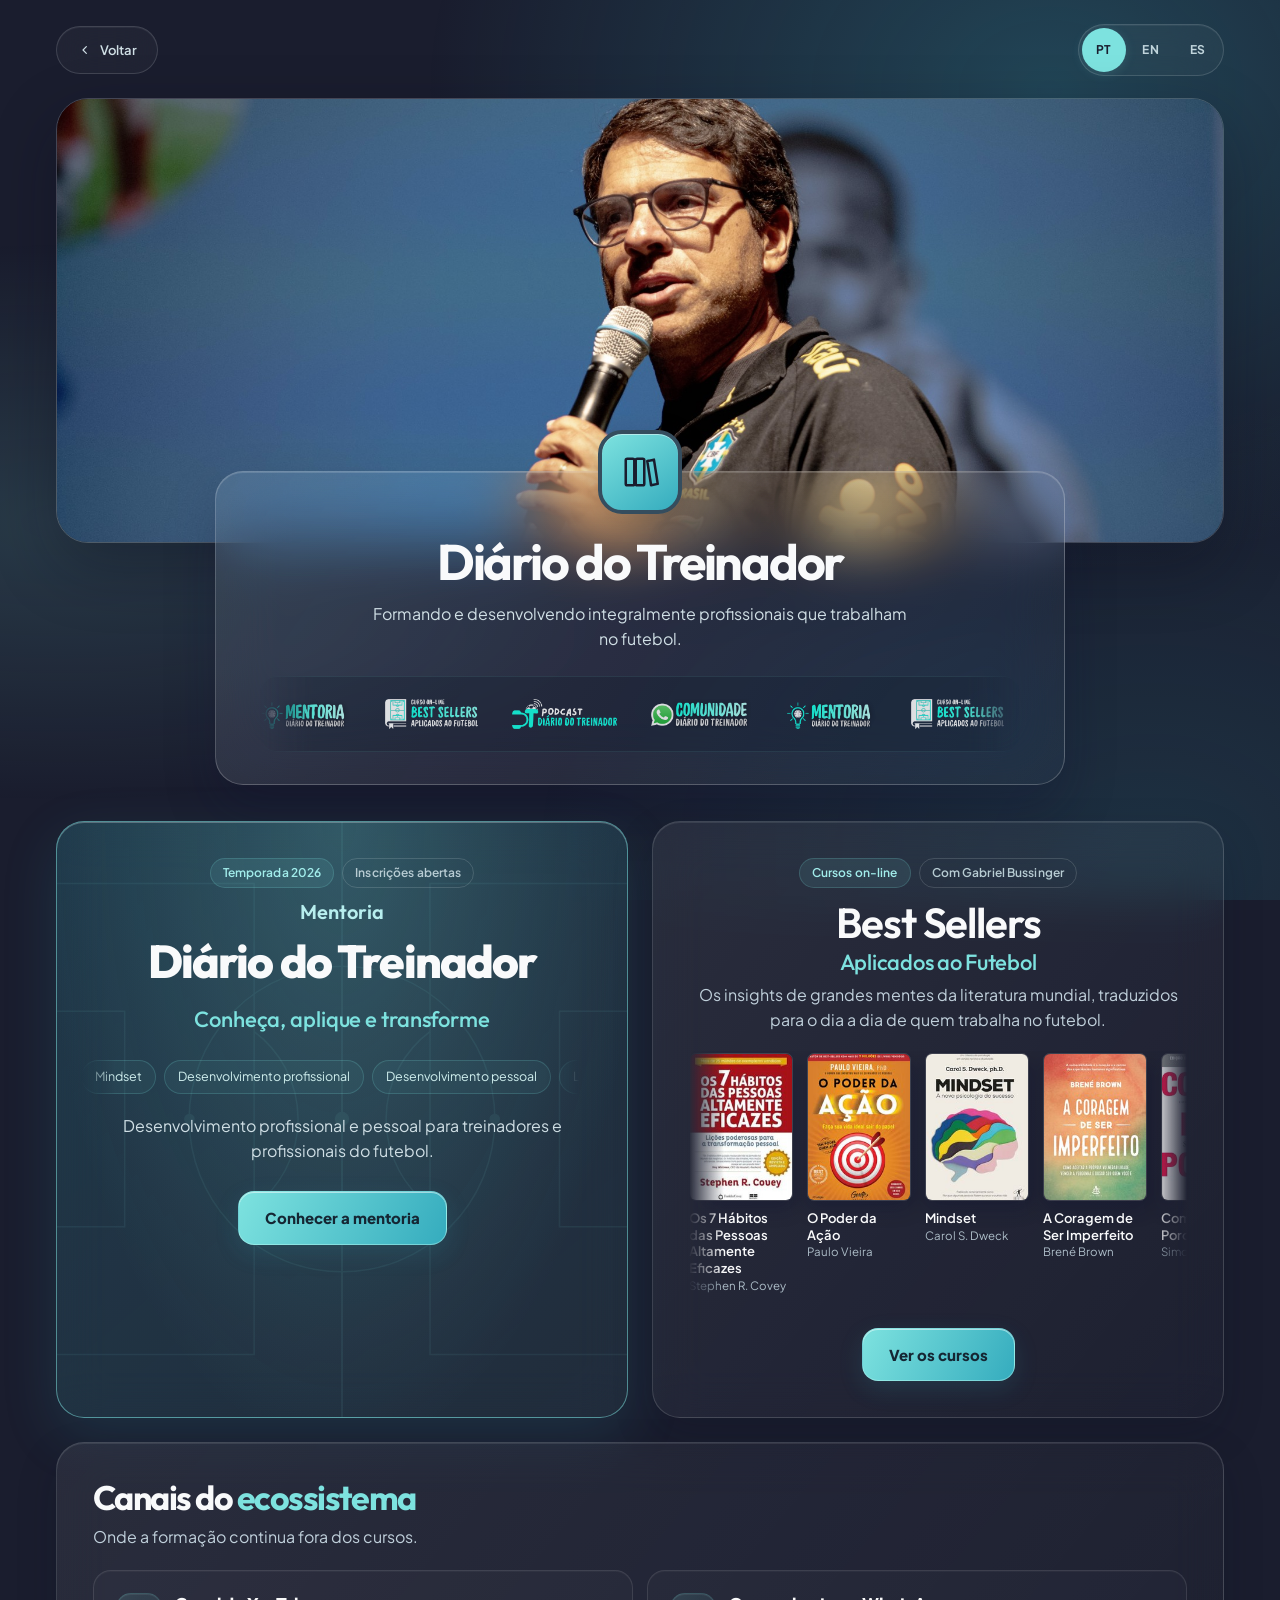
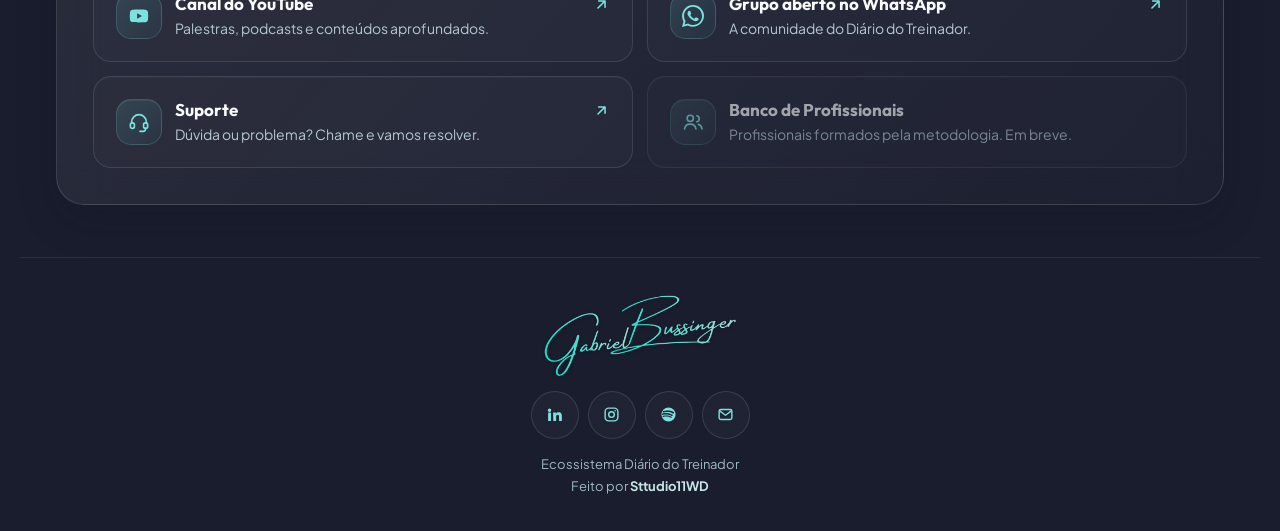
<file: diario-do-treinador.html>
<!DOCTYPE html>
<html lang="pt-BR">
<head>
<meta charset="utf-8">
<meta name="viewport" content="width=device-width, initial-scale=1">
<title>Diário do Treinador</title>
<link rel="canonical" href="https://www.diariodotreinador.com.br/">
<meta name="robots" content="noindex">
<meta http-equiv="refresh" content="0; url=index.html">
<script>location.replace('index.html');</script>
</head>
<body style="margin:0;background:#001424;color:#E6E9EC;font:16px/1.6 system-ui,sans-serif">
<p style="padding:32px">Esta página mudou de endereço. <a href="index.html" style="color:#36ECDE">Ir para o Diário do Treinador</a>.</p>
</body>
</html>
</file>
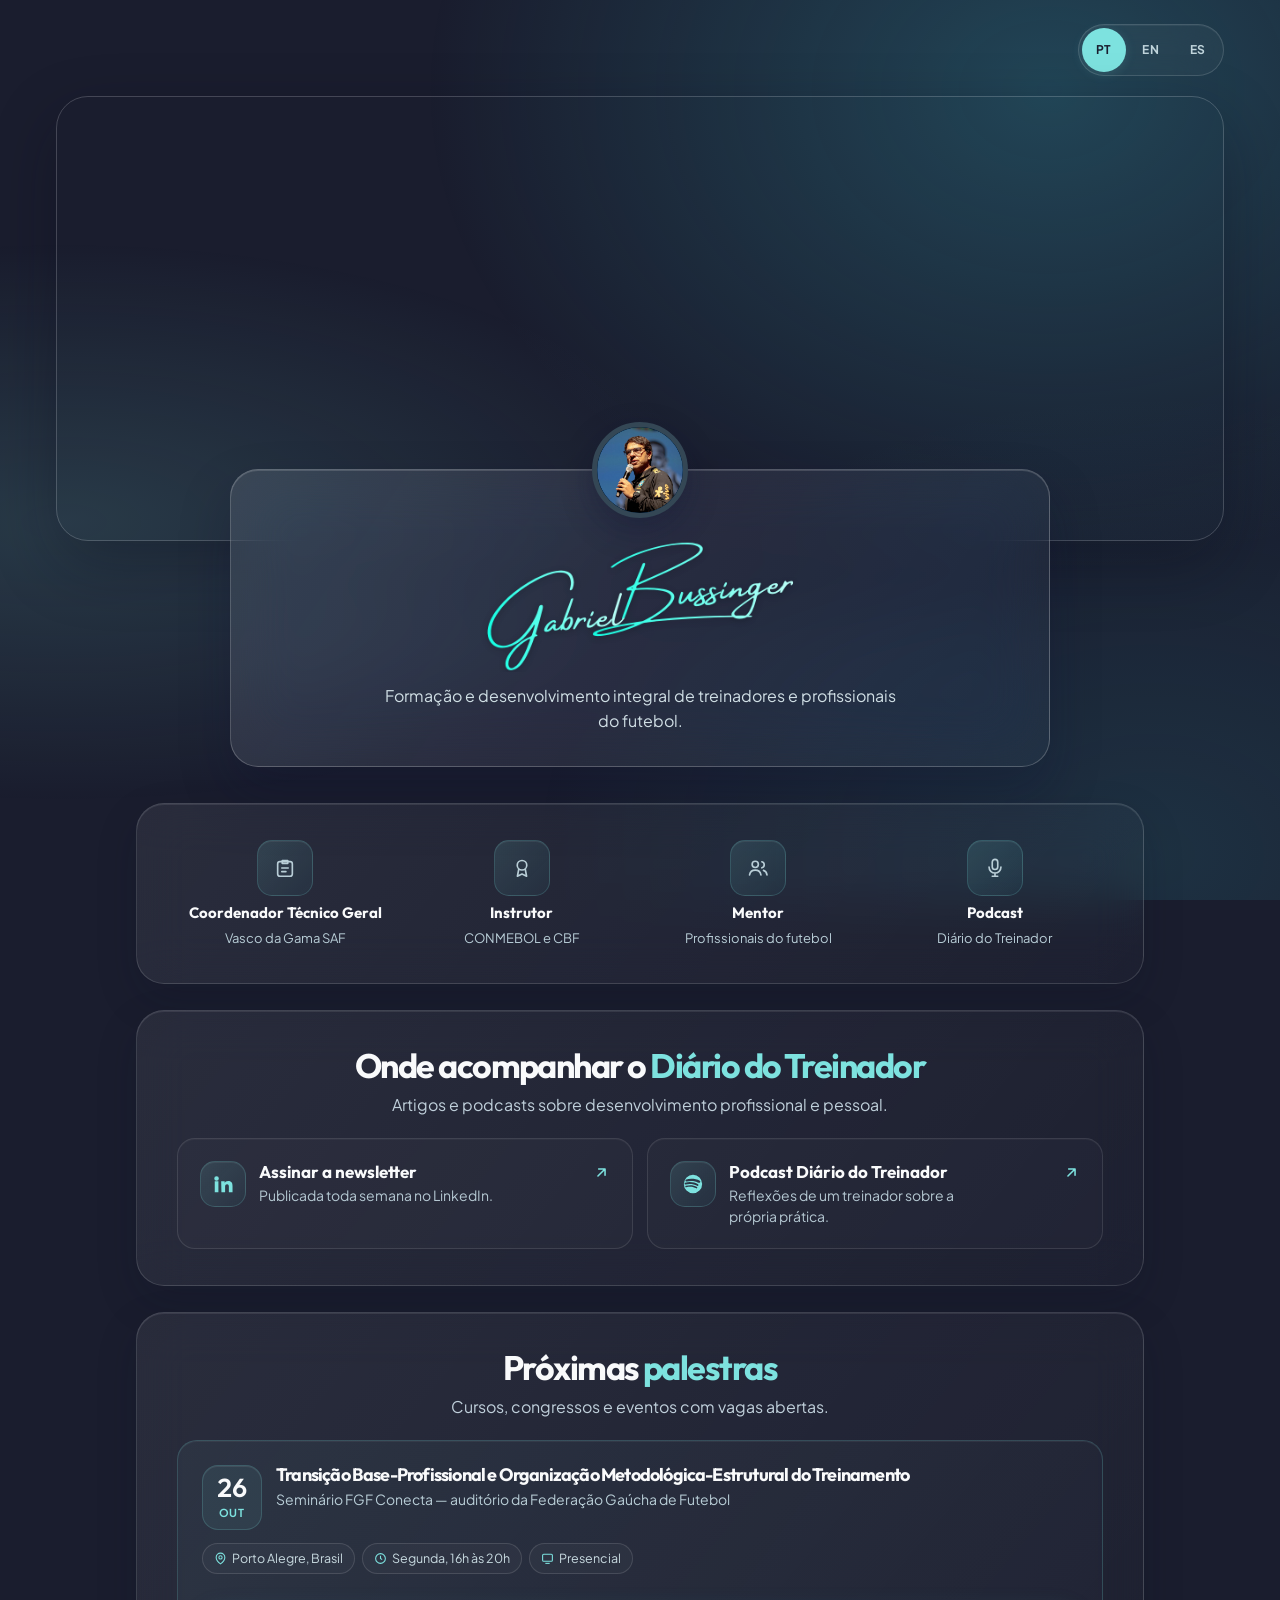
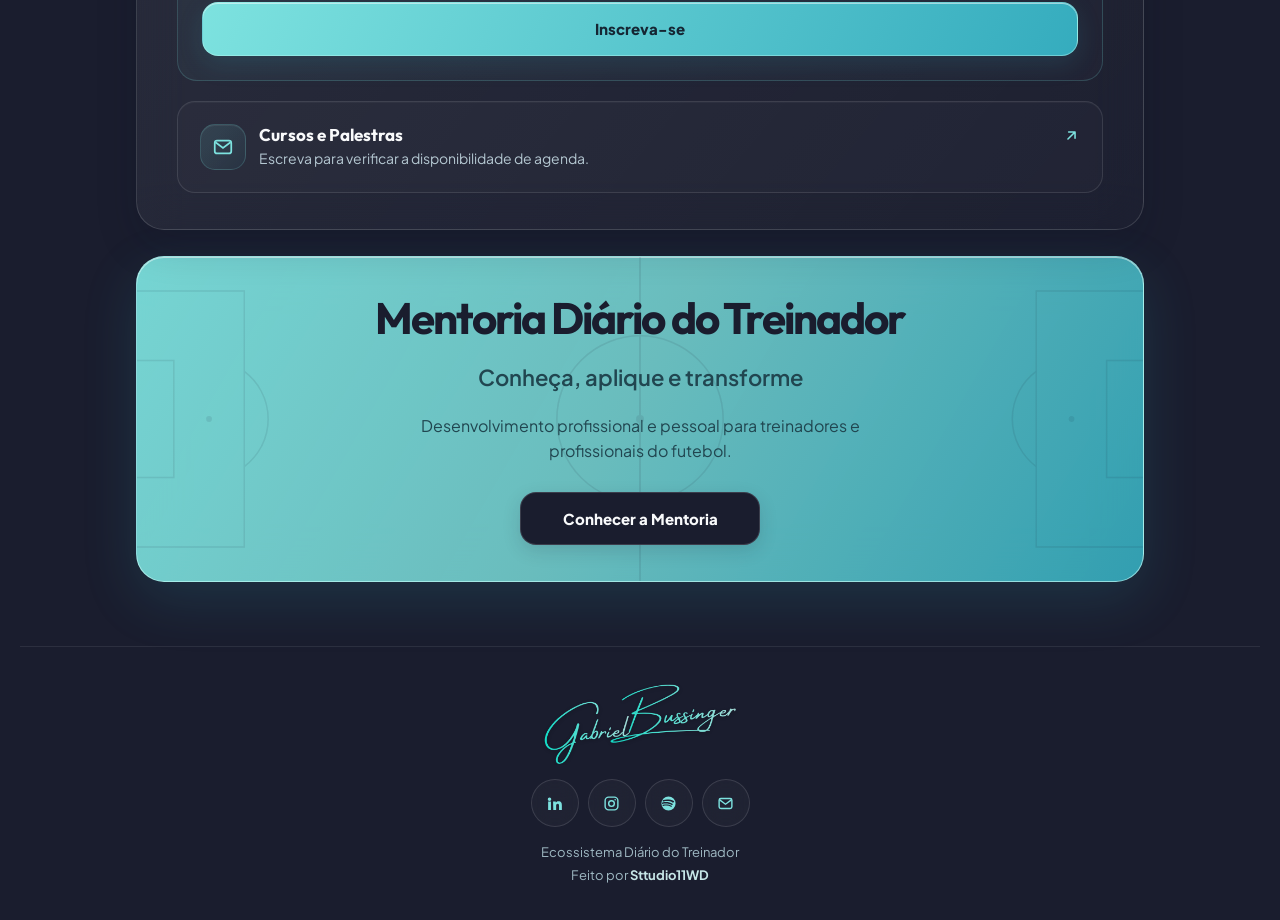
<file: gabriel-bussinger.html>
<!DOCTYPE html>
<html lang="pt-BR">
<head>
<meta charset="utf-8">
<meta name="viewport" content="width=device-width, initial-scale=1">
<meta name="theme-color" content="#001424">
<title>Gabriel Bussinger — treinador, instrutor CONMEBOL/CBF e mentor</title>
<meta name="description" content="Formação, palestras e mentoria para treinadores de futebol. Conheça o trabalho de Gabriel Bussinger e entre no ecossistema Diário do Treinador.">
<link rel="canonical" href="https://www.diariodotreinador.com.br/gabriel-bussinger.html">
<link rel="icon" href="favicon.ico" sizes="32x32">
<link rel="icon" href="favicon.svg" type="image/svg+xml">
<link rel="apple-touch-icon" href="apple-touch-icon.png">

<meta property="og:type" content="website">
<meta property="og:site_name" content="Diário do Treinador">
<meta property="og:locale" content="pt_BR">
<meta property="og:title" content="Gabriel Bussinger — treinador, instrutor CONMEBOL/CBF e mentor">
<meta property="og:description" content="Formação, palestras e mentoria para treinadores de futebol. Conheça o trabalho de Gabriel Bussinger e entre no ecossistema Diário do Treinador.">
<meta property="og:url" content="https://www.diariodotreinador.com.br/gabriel-bussinger.html">
<meta property="og:image" content="https://www.diariodotreinador.com.br/og-gabriel.jpg">
<meta property="og:image:width" content="1200">
<meta property="og:image:height" content="630">
<meta property="og:image:alt" content="Gabriel Bussinger — treinador, instrutor CONMEBOL/CBF e mentor de treinadores">
<meta name="twitter:card" content="summary_large_image">

<link rel="preconnect" href="https://fonts.googleapis.com">
<link rel="preconnect" href="https://fonts.gstatic.com" crossorigin>
<link rel="stylesheet" href="https://fonts.googleapis.com/css2?family=Outfit:wght@400;500;600&family=Plus+Jakarta+Sans:wght@400;500;600;700&display=swap">

<style>
  :root{
    /* paleta — versão escura */
    --mint:#36ECDE;
    --mint-12:rgba(54,236,222,.10);
    --mint-24:rgba(54,236,222,.18);
    --teal:#36ECDE;          /* no escuro o mint puro já passa em contraste */
    --ink:#E6E9EC;           /* tinta clara sobre fundo navy */
    --ink-65:rgba(230,233,236,.72);
    --ink-45:rgba(230,233,236,.55);
    --paper:#001424;         /* fundo da página */
    --card:#00203F;          /* Core Navy vira a superfície dos cards */
    --borda:rgba(54,236,222,.16);
    --borda-forte:rgba(54,236,222,.38);
    --sombra:0 1px 3px rgba(0,0,0,.35);
    --sombra-alta:0 14px 34px rgba(0,0,0,.45);
    --brilho:0 14px 30px rgba(0,0,0,.45),0 0 0 1px rgba(54,236,222,.05);

    /* gradientes — luz vinda de cima à esquerda, como no palco */
    --g-card:linear-gradient(176deg,#0A2F52,#00203F 58%);
    --g-card-alto:linear-gradient(176deg,#0D3459,#00203F 62%);
    --g-borda:linear-gradient(155deg,rgba(54,236,222,.40),rgba(54,236,222,.05) 46%,rgba(54,236,222,.16));
    --g-borda-fraca:linear-gradient(150deg,rgba(54,236,222,.26),rgba(54,236,222,.04));
    --g-borda-forte:linear-gradient(150deg,rgba(54,236,222,.68),rgba(54,236,222,.12));
    --g-mint:linear-gradient(100deg,#36ECDE,#8AF2E9);

    /* tipo */
    --display:"Outfit","Helvetica Neue",Arial,sans-serif;
    --corpo:"Plus Jakarta Sans","Helvetica Neue",Arial,sans-serif;

    /* medidas */
    --wrap:900px;
    --gutter:18px;
    --r-secao:26px;
    --r-cartao:16px;
    --r-tile:13px;
  }

  *{box-sizing:border-box}

  body::before{
    content:"";
    position:fixed;
    inset:0;
    z-index:-2;
    pointer-events:none;
    background:
      radial-gradient(58% 38% at 10% 2%, rgba(54,236,222,.16), transparent 62%),
      radial-gradient(46% 32% at 94% 24%, rgba(54,236,222,.09), transparent 64%),
      radial-gradient(74% 42% at 50% 104%, rgba(54,236,222,.08), transparent 62%);
  }

  body{
    margin:0;
    background:var(--paper);
    color:var(--ink);
    font-family:var(--corpo);
    font-size:16px;
    line-height:1.55;
    -webkit-font-smoothing:antialiased;
  }

  a{color:inherit}
  img,video{max-width:100%}

  h1,h2,h3{
    font-family:var(--display);
    font-weight:600;
    letter-spacing:-.018em;
    line-height:1.12;
    text-wrap:balance;
    margin:0;
  }

  .destaque{color:var(--mint)}
  @supports (-webkit-background-clip:text) or (background-clip:text){
    .destaque{
      background:linear-gradient(94deg,#36ECDE,#A6F6EF 52%,#36ECDE);
      -webkit-background-clip:text;
      background-clip:text;
      -webkit-text-fill-color:transparent;
    }
  }

  :focus-visible{
    outline:3px solid var(--teal);
    outline-offset:3px;
    border-radius:6px;
  }

  .faixa{
    width:100%;
    max-width:var(--wrap);
    margin-inline:auto;
    padding-inline:var(--gutter);
  }

  /* ===================== TOPO COM VÍDEO ===================== */

  .topo{
    position:relative;
    isolation:isolate;
    padding-block:16px 0;
  }

  /* aurora mint atrás do vídeo */
  .topo::before{
    content:"";
    position:absolute;
    inset:0 0 34% 0;
    z-index:-1;
    background:
      radial-gradient(72% 92% at 16% 2%, rgba(54,236,222,.24), transparent 64%),
      radial-gradient(60% 78% at 90% 0%, rgba(54,236,222,.13), transparent 68%),
      linear-gradient(180deg,#00395F,#002542 42%,var(--paper) 88%);
  }

  .barra-idiomas{
    display:flex;
    justify-content:flex-end;
    margin-bottom:14px;
  }

  .idiomas{
    display:inline-flex;
    gap:3px;
    background:rgba(0,20,36,.62);
    border:1px solid var(--borda);
    border-radius:99px;
    padding:3px;
    backdrop-filter:blur(6px);
  }

  .idiomas button{
    font-family:var(--corpo);
    font-size:12px;
    font-weight:700;
    letter-spacing:.06em;
    color:var(--ink-65);
    background:transparent;
    border:0;
    border-radius:99px;
    padding:6px 13px;
    line-height:1;
    cursor:pointer;
    transition:background .16s ease,color .16s ease;
  }
  .idiomas button:hover{background:rgba(255,255,255,.08);color:var(--ink)}
  .idiomas button[aria-pressed="true"]{background:var(--g-mint);color:#00203F}

  .palco{
    position:relative;
    border-radius:var(--r-secao);
    overflow:hidden;
    background:#00203F padding-box,var(--g-borda) border-box;
    border:1px solid transparent;
    box-shadow:var(--sombra-alta);
    aspect-ratio:4/3;
  }
  @media (min-width:560px){
    .palco{aspect-ratio:16/9}
  }
  .palco video{
    width:100%;
    height:100%;
    object-fit:cover;
    display:block;
  }

  /* cartão de identidade sobreposto ao vídeo */
  .identidade{
    position:relative;
    z-index:2;
    margin:-54px auto 0;
    max-width:660px;
    background:var(--g-card-alto) padding-box,var(--g-borda) border-box;
    border:1px solid transparent;
    border-radius:var(--r-secao);
    box-shadow:var(--sombra-alta);
    padding:0 24px 28px;
    text-align:center;
  }

  .retrato{
    width:96px;
    height:96px;
    border-radius:50%;
    display:block;
    margin:-48px auto 0;
    border:4px solid var(--card);
    background:#00203F;
    box-shadow:0 0 0 2px var(--mint);
  }

  .assinatura{
    display:block;
    width:min(280px,80%);
    height:auto;
    margin:14px auto 0;
  }

  .slogan{
    margin:12px auto 0;
    max-width:40ch;
    color:var(--ink-65);
    font-size:15.5px;
  }

  /* ===================== CORPO ===================== */

  .corpo{
    display:flex;
    flex-direction:column;
    gap:20px;
    padding-block:24px 34px;
  }

  .secao{
    background:var(--g-card) padding-box,var(--g-borda) border-box;
    border:1px solid transparent;
    border-radius:var(--r-secao);
    box-shadow:var(--sombra);
    padding:26px 20px;
  }

  .secao-titulo{
    font-size:clamp(21px,4.6vw,26px);
    text-align:center;
  }

  .secao-resumo{
    margin:8px auto 0;
    max-width:44ch;
    text-align:center;
    color:var(--ink-45);
    font-size:14.5px;
  }

  /* --- faixa de credenciais --- */

  .credenciais{
    list-style:none;
    margin:0;
    padding:0;
    display:grid;
    grid-template-columns:repeat(2,minmax(0,1fr));
    gap:14px;
  }

  .credencial{
    display:flex;
    flex-direction:column;
    align-items:center;
    text-align:center;
    gap:8px;
  }

  .tile{
    width:46px;
    height:46px;
    border-radius:var(--r-tile);
    display:grid;
    place-items:center;
    flex:none;
  }
  .tile svg{width:22px;height:22px;display:block}
  .tile-mint{background:linear-gradient(145deg,rgba(54,236,222,.28),rgba(54,236,222,.07));color:var(--mint)}
  .tile-teal{background:linear-gradient(145deg,rgba(54,236,222,.18),rgba(54,236,222,.04));color:var(--mint)}
  .tile-navy{background:linear-gradient(145deg,rgba(255,255,255,.13),rgba(255,255,255,.03));color:var(--ink)}

  .credencial b{
    font-family:var(--display);
    font-weight:600;
    font-size:15px;
    line-height:1.2;
  }
  .credencial span{
    color:var(--ink-45);
    font-size:13px;
    line-height:1.35;
  }

  @media (min-width:680px){
    .credenciais{grid-template-columns:repeat(4,minmax(0,1fr))}
  }

  /* --- listas de links --- */

  .links{
    list-style:none;
    margin:20px 0 0;
    padding:0;
    display:grid;
    gap:12px;
  }

  @media (min-width:680px){
    .links-duplo{grid-template-columns:repeat(2,minmax(0,1fr))}
  }

  .link{
    display:flex;
    align-items:flex-start;
    gap:13px;
    height:100%;
    background:var(--g-card) padding-box,var(--g-borda-fraca) border-box;
    border:1px solid transparent;
    border-radius:var(--r-cartao);
    padding:15px 16px;
    text-decoration:none;
    transition:box-shadow .18s ease,transform .18s ease;
  }
  .link:hover{
    background:var(--g-card-alto) padding-box,var(--g-borda-forte) border-box;
    box-shadow:var(--brilho);
    transform:translateY(-2px);
  }

  .link-texto{flex:1;min-width:0}

  .link-titulo{
    display:block;
    font-family:var(--display);
    font-weight:600;
    font-size:16px;
    line-height:1.25;
  }

  .link-desc{
    display:block;
    margin-top:3px;
    color:var(--ink-45);
    font-size:13.5px;
    line-height:1.45;
  }

  .seta{
    flex:none;
    width:17px;
    height:17px;
    margin-top:3px;
    color:var(--ink-45);
    transition:transform .18s ease,color .18s ease;
  }
  .link:hover .seta{color:var(--teal);transform:translate(2px,-2px)}

  /* --- agenda --- */

  .evento{
    margin-top:20px;
    border:1px solid transparent;
    border-radius:var(--r-cartao);
    padding:16px;
    background:
      linear-gradient(168deg,rgba(54,236,222,.14),rgba(0,32,63,0) 54%) padding-box,
      var(--g-card-alto) padding-box,
      var(--g-borda) border-box;
  }

  .evento-topo{
    display:flex;
    gap:14px;
    align-items:flex-start;
  }

  .data{
    flex:none;
    width:60px;
    background:linear-gradient(170deg,rgba(255,255,255,.13),rgba(255,255,255,.03));
    border:1px solid var(--borda);
    border-radius:var(--r-tile);
    padding:9px 0 8px;
    text-align:center;
  }
  .data .dia{
    display:block;
    font-family:var(--display);
    font-weight:600;
    font-size:26px;
    line-height:1;
    font-variant-numeric:tabular-nums;
  }
  .data .mes{
    display:block;
    margin-top:3px;
    color:var(--teal);
    font-size:11px;
    font-weight:700;
    letter-spacing:.09em;
  }

  .evento-tema{
    font-size:18px;
    margin:0;
  }
  .evento-local{
    margin:4px 0 0;
    color:var(--ink-45);
    font-size:14px;
  }

  .detalhes{
    list-style:none;
    display:flex;
    flex-wrap:wrap;
    gap:7px;
    margin:13px 0 0;
    padding:0;
  }
  .detalhe{
    display:inline-flex;
    align-items:center;
    gap:5px;
    background:linear-gradient(170deg,rgba(255,255,255,.09),rgba(255,255,255,.02));
    border:1px solid var(--borda);
    border-radius:99px;
    padding:5px 11px;
    font-size:12.5px;
    color:var(--ink-65);
    white-space:nowrap;
  }
  .detalhe svg{width:13px;height:13px;flex:none;color:var(--ink-45)}

  .botao-inscrever{
    display:block;
    margin-top:15px;
    background:var(--g-mint);
    color:#00203F;
    box-shadow:0 8px 22px rgba(54,236,222,.18);
    text-align:center;
    text-decoration:none;
    font-family:var(--display);
    font-weight:600;
    font-size:15px;
    padding:13px 18px;
    border-radius:99px;
    transition:opacity .18s ease,transform .18s ease;
  }
  .botao-inscrever:hover{opacity:.9;transform:translateY(-1px)}

  /* --- banner final --- */

  .banner{
    position:relative;
    overflow:hidden;
    isolation:isolate;
    border-radius:var(--r-secao);
    background:
      radial-gradient(76% 130% at 8% -6%, rgba(255,255,255,.5), transparent 56%),
      linear-gradient(118deg,#12CFC2 2%,#36ECDE 36%,#7BEFE5 70%,#B6F8F2 100%);
    color:#00203F;
    padding:34px 22px 32px;
    text-align:center;
  }

  /* campo visto de cima: grande área em cada extremidade,
     círculo central no meio, cortado pela linha do meio-campo */
  .campo{
    position:absolute;
    inset:0;
    z-index:-1;
    color:#00203F;
    opacity:.2;
    pointer-events:none;
  }

  /* mantém a espessura das linhas igual nos dois SVGs, que têm escalas diferentes */
  .campo svg *{vector-effect:non-scaling-stroke}

  /* mobile: campo na vertical — áreas em cima e embaixo.
     o deslocamento de 24.07% = (altura-largura)/2·altura da caixa antes de girar,
     que é o que encosta a linha de fundo na borda depois do rotate. */
  .campo-area{
    position:absolute;
    left:50%;
    width:26%;
    height:auto;
    aspect-ratio:84/162;
  }
  .campo-area.esq{top:0;translate:-50% -24.07%;rotate:90deg}
  .campo-area.dir{bottom:0;translate:-50% 24.07%;rotate:-90deg}

  .campo-meio{
    position:absolute;
    left:0;
    right:0;
    top:50%;
    height:1.5px;
    margin-top:-.75px;
    background:currentColor;
  }

  .campo-circulo{
    position:absolute;
    left:50%;
    top:50%;
    width:40%;
    height:auto;
    aspect-ratio:1;
    translate:-50% -50%;
  }

  /* desktop: campo na horizontal — áreas nas duas extremidades */
  @media (min-width:560px){
    .campo-area{left:auto;width:auto;height:80%}
    .campo-area.esq{left:0;top:50%;translate:0 -50%;rotate:none}
    .campo-area.dir{right:0;bottom:auto;top:50%;translate:0 -50%;rotate:none;scale:-1 1}

    .campo-meio{
      left:50%;
      right:auto;
      top:0;
      bottom:0;
      width:1.5px;
      height:auto;
      margin-top:0;
      margin-left:-.75px;
    }

    .campo-circulo{width:auto;height:54%}
  }

  .banner-marca{
    font-family:var(--display);
    font-weight:600;
    font-size:clamp(17px,3.6vw,20px);
    letter-spacing:-.01em;
    margin:0 0 6px;
    color:#00203F;
  }

  .banner h2{
    font-size:clamp(23px,5.4vw,31px);
    max-width:19ch;
    margin-inline:auto;
  }

  .banner p{
    margin:11px auto 0;
    max-width:46ch;
    color:rgba(0,32,63,.76);
    font-size:15px;
  }

  .botao-mint{
    display:inline-block;
    margin-top:22px;
    background:#00203F;
    color:var(--mint);
    text-decoration:none;
    font-family:var(--display);
    font-weight:600;
    font-size:16px;
    padding:14px 30px;
    border-radius:99px;
    transition:transform .18s ease,box-shadow .18s ease;
  }
  .botao-mint:hover{
    transform:translateY(-2px);
    box-shadow:0 10px 24px rgba(0,32,63,.3);
  }

  /* --- rodapé --- */

  .rodape{
    display:flex;
    flex-direction:column;
    align-items:center;
    gap:14px;
    text-align:center;
    padding-block:6px 34px;
  }

  .assinatura-rodape{width:min(200px,58%);height:auto;display:block;opacity:.85}

  .sociais{display:flex;gap:9px}

  .social{
    width:40px;
    height:40px;
    border-radius:50%;
    background:var(--card);
    border:1px solid var(--borda);
    color:var(--ink);
    display:grid;
    place-items:center;
    transition:background .18s ease,color .18s ease,transform .18s ease;
  }
  .social svg{width:17px;height:17px;display:block}
  .social:hover{background:var(--g-mint);color:#00203F;transform:translateY(-2px)}

  .creditos{
    font-size:13px;
    color:var(--ink-45);
    line-height:1.7;
    margin:0;
  }
  .creditos a{color:var(--teal);font-weight:700;text-decoration:none}
  .creditos a:hover{text-decoration:underline}

  /* ===================== AJUSTE FINO DE MOBILE =====================
     mesma composição, tudo um passo menor: tipo, respiro, tiles e raios */
  @media (max-width:559px){
    :root{
      --r-secao:20px;
      --r-cartao:13px;
      --r-tile:11px;
      --gutter:16px;
    }

    .corpo{gap:14px;padding-block:18px 26px}
    .secao{padding:20px 15px}
    .secao-titulo{font-size:19.5px}
    .secao-resumo{margin-top:6px;font-size:13.5px}

    /* identidade */
    .identidade{margin-top:-44px;padding:0 18px 22px}
    .retrato{width:80px;height:80px;margin-top:-40px;border-width:3px}
    .assinatura{width:min(230px,72%);margin-top:12px}
    .slogan{margin-top:9px;font-size:14.5px}

    /* credenciais */
    .credenciais{gap:11px}
    .credencial{gap:7px}
    .credencial b{font-size:14px}
    .credencial span{font-size:12.5px}

    .tile{width:40px;height:40px}
    .tile svg{width:19px;height:19px}

    /* links */
    .links{margin-top:16px;gap:10px}
    .link{gap:11px;padding:12px 13px}
    .link-titulo{font-size:15px}
    .link-desc{font-size:13px}
    .seta{width:16px;height:16px}

    /* agenda */
    .evento{margin-top:16px;padding:14px}
    .evento-topo{gap:12px}
    .data{width:52px;padding:7px 0 6px}
    .data .dia{font-size:23px}
    .data .mes{font-size:10.5px}
    .evento-tema{font-size:16.5px}
    .evento-local{font-size:13.5px}
    .detalhes{margin-top:11px;gap:6px}
    .detalhe{padding:4px 9px;font-size:12px}
    .botao-inscrever{margin-top:13px;padding:12px 16px;font-size:14.5px}

    /* banner */
    .banner{padding:26px 16px 24px}
    .banner-marca{font-size:16px;margin-bottom:4px}
    .banner h2{font-size:21px}
    .banner p{margin-top:9px;font-size:14px}
    .botao-mint{margin-top:18px;padding:13px 24px;font-size:15px}

    /* campo vertical: encolhe junto com o banner */
    .campo{opacity:.17}
    .campo-area{width:23%}
    .campo-circulo{width:36%}

    /* rodapé */
    .rodape{gap:12px;padding-block:4px 28px}
    .assinatura-rodape{width:min(170px,52%)}
    .social{width:36px;height:36px}
    .social svg{width:16px;height:16px}
    .creditos{font-size:12.5px}
  }

  @media (prefers-reduced-motion:reduce){
    *,*::before,*::after{
      animation-duration:.001ms !important;
      transition-duration:.001ms !important;
    }
  }

  /* =====================================================================
     BREAKPOINTS — mesmo sistema das outras páginas do ecossistema
     Mobile < 640 · Tablet 640–1023 · Desktop 1024–1439 · Widescreen ≥ 1440
     ===================================================================== */

  @media (min-width:640px) and (max-width:1023px){
    :root{ --wrap:720px; --gutter:26px; }
  }
  @media (min-width:1024px){
    :root{ --wrap:940px; --gutter:28px; }
  }
  @media (min-width:1440px){
    :root{ --wrap:1120px; --gutter:34px; }
  }
  @media (min-width:1800px){
    :root{ --wrap:1280px; --gutter:44px; }
  }

  @media (min-width:1440px){
    .corpo{gap:26px;padding-block:32px 44px}
    .secao{padding:34px 28px}
    .secao-titulo{font-size:clamp(26px,2.2vw,32px)}
    .secao-resumo{font-size:15.5px}
    .slogan{font-size:17px}

    .assinatura{width:min(340px,70%)}
    .retrato{width:116px;height:116px;margin-top:-58px}
    .identidade{max-width:760px;margin-top:-64px;padding:0 30px 34px}

    .credencial b{font-size:16.5px}
    .credencial span{font-size:14px}

    .link{padding:18px 20px}
    .link-titulo{font-size:17px}
    .link-desc{font-size:14.5px}
    .tile{width:52px;height:52px}
    .tile svg{width:24px;height:24px}

    .data{width:68px}
    .data .dia{font-size:29px}
    .evento-tema{font-size:20px}
    .detalhe{font-size:13.5px;padding:6px 13px}

    .banner{padding:44px 30px 40px}
    .banner h2{font-size:clamp(30px,2.6vw,38px)}
    .banner p{font-size:16px}
    .botao-mint{font-size:17px;padding:16px 34px}

    .assinatura-rodape{width:min(240px,56%)}
    .social{width:44px;height:44px}
    .social svg{width:19px;height:19px}
  }

  /* ===================== MEIO-CAMPO: divisória de seções ===================== */

  .secao,
  .rodape{position:relative;z-index:1}

  .meio-campo{
    position:relative;
    z-index:0;
    height:0;
    border:0;
    border-top:1px solid currentColor;
    color:var(--mint);
    opacity:.2;
    margin-block:-6px;
    pointer-events:none;
  }
  .meio-campo::after{
    content:"";
    position:absolute;
    left:50%;
    top:0;
    width:124px;
    height:124px;
    border:1px solid currentColor;
    border-radius:50%;
    transform:translate(-50%,-50%);
  }
  .meio-campo::before{
    content:"";
    position:absolute;
    left:50%;
    top:0;
    width:5px;
    height:5px;
    border-radius:50%;
    background:currentColor;
    transform:translate(-50%,-50%);
  }
  @media (max-width:559px){
    .meio-campo::after{width:92px;height:92px}
  }
  @media (min-width:1440px){
    .meio-campo::after{width:156px;height:156px}
  }

</style>
<link rel="stylesheet" href="https://fonts.googleapis.com/css2?family=Manrope:wght@400;500;600;700;800&display=swap">
<link rel="stylesheet" href="glass.css">
<link rel="stylesheet" href="gabriel.css">
</head>
<body>
<main>

  <!-- ============ TOPO: VÍDEO + IDENTIDADE ============ -->
  <header class="topo">
    <div class="faixa">
      <div class="barra-idiomas">
        <div class="idiomas" role="group" aria-label="Idioma">
          <button type="button" data-lang="pt" aria-pressed="true">PT</button>
          <button type="button" data-lang="en" aria-pressed="false">EN</button>
          <button type="button" data-lang="es" aria-pressed="false">ES</button>
        </div>
      </div>

      <div class="palco">
        <video autoplay muted loop playsinline preload="metadata" aria-label="Gabriel Bussinger em palestra">
          <source src="gabriel-bg.mp4" type="video/mp4">
        </video>
      </div>

      <div class="identidade">
        <img class="retrato" src="retrato.png" width="96" height="96" alt="Gabriel Bussinger" />
        <img class="assinatura" src="assinatura-gabriel.png" width="726" height="300" alt="Gabriel Bussinger" />
        <p class="slogan" data-i18n="slogan">Formação e desenvolvimento integral de treinadores e profissionais do futebol.</p>
      </div>
    </div>
  </header>

  <div class="faixa corpo">

    <!-- ============ CREDENCIAIS ============ -->
    <section class="secao">
      <ul class="credenciais">
        <li class="credencial">
          <span class="tile tile-mint" aria-hidden="true"><svg viewBox="0 0 24 24" fill="none" stroke="currentColor" stroke-width="1.8" stroke-linecap="round" stroke-linejoin="round"><path d="M9 4h6v3H9z"/><rect x="4" y="5" width="16" height="16" rx="2.5"/><path d="M8.5 12h7M8.5 16h4.5"/></svg></span>
          <b data-i18n="cred1t">Coordenador Técnico Geral</b>
          <span data-i18n="cred1d">Vasco da Gama SAF</span>
        </li>
        <li class="credencial">
          <span class="tile tile-teal" aria-hidden="true"><svg viewBox="0 0 24 24" fill="none" stroke="currentColor" stroke-width="1.8" stroke-linecap="round" stroke-linejoin="round"><circle cx="12" cy="9" r="5.2"/><path d="M8.4 13.4L7 21l5-2.4L17 21l-1.4-7.6"/></svg></span>
          <b data-i18n="cred2t">Instrutor</b>
          <span data-i18n="cred2d">CONMEBOL e CBF</span>
        </li>
        <li class="credencial">
          <span class="tile tile-navy" aria-hidden="true"><svg viewBox="0 0 24 24" fill="none" stroke="currentColor" stroke-width="1.8" stroke-linecap="round" stroke-linejoin="round"><circle cx="9" cy="8" r="3.4"/><path d="M2.8 19.5c.6-3.3 3.1-5.2 6.2-5.2s5.6 1.9 6.2 5.2"/><path d="M16.2 5.2a3.4 3.4 0 010 6.6M18 14.6c2.1.6 3.4 2.3 3.8 4.9"/></svg></span>
          <b data-i18n="cred3t">Mentor</b>
          <span data-i18n="cred3d">Profissionais do futebol</span>
        </li>
        <li class="credencial">
          <span class="tile tile-mint" aria-hidden="true"><svg viewBox="0 0 24 24" fill="none" stroke="currentColor" stroke-width="1.8" stroke-linecap="round" stroke-linejoin="round"><rect x="9" y="2.6" width="6" height="11" rx="3"/><path d="M5.5 11a6.5 6.5 0 0013 0M12 17.5V21M9 21h6"/></svg></span>
          <b data-i18n="cred4t">Podcast</b>
          <span data-i18n="cred4d">Diário do Treinador</span>
        </li>
      </ul>
    </section>

    <div class="meio-campo" aria-hidden="true"></div>

    <!-- ============ ACOMPANHE ============ -->
    <section class="secao">
      <h2 class="secao-titulo"><span data-i18n="seguir1">Onde acompanhar o</span> <span class="destaque" data-i18n="seguir2">Diário do Treinador</span></h2>
      <p class="secao-resumo" data-i18n="seguirResumo">Artigos e podcasts sobre desenvolvimento profissional e pessoal.</p>

      <ul class="links links-duplo">
        <li>
          <a class="link" href="https://www.linkedin.com/build-relation/newsletter-follow?entityUrn=7462991799133855744" target="_blank" rel="noopener">
            <span class="tile tile-teal" aria-hidden="true"><svg viewBox="0 0 24 24" fill="currentColor"><path d="M4.98 3.5a2.5 2.5 0 11-.02 5 2.5 2.5 0 01.02-5zM3 9h4v12H3zM10 9h3.8v1.7h.05c.53-.95 1.83-1.95 3.77-1.95 4.03 0 4.78 2.5 4.78 5.76V21h-4v-5.6c0-1.34-.03-3.06-1.9-3.06-1.9 0-2.2 1.45-2.2 2.96V21h-4z"/></svg></span>
            <span class="link-texto">
              <strong class="link-titulo" data-i18n="newsTitulo">Assinar a newsletter</strong>
              <small class="link-desc" data-i18n="newsDesc">Publicada toda semana no LinkedIn.</small>
            </span>
            <svg class="seta" viewBox="0 0 24 24" fill="none" stroke="currentColor" stroke-width="2.2" stroke-linecap="round" stroke-linejoin="round" aria-hidden="true"><path d="M7 17L17 7M8 7h9v9"/></svg>
          </a>
        </li>
        <li>
          <a class="link" href="https://open.spotify.com/show/1mE62qrGMhtvwLj2batf2o" target="_blank" rel="noopener">
            <span class="tile tile-mint" aria-hidden="true"><svg viewBox="0 0 24 24" fill="currentColor"><path d="M12 2a10 10 0 100 20 10 10 0 000-20zm4.6 14.4a.78.78 0 01-1.07.26c-2.93-1.79-6.62-2.2-10.97-1.2a.78.78 0 11-.35-1.52c4.76-1.09 8.84-.62 12.13 1.39.37.22.49.7.26 1.07zm1.23-2.75a.97.97 0 01-1.34.32c-3.35-2.06-8.46-2.66-12.42-1.45a.97.97 0 11-.57-1.86c4.53-1.38 10.16-.71 14 1.65.46.28.6.88.33 1.34zm.11-2.86C14.92 8.4 8.72 8.2 5.28 9.24a1.17 1.17 0 11-.68-2.24C8.55 5.8 15.4 6.04 19.4 8.41a1.17 1.17 0 01-1.2 2.01c-.09-.05-.17-.1-.26-.15z"/></svg></span>
            <span class="link-texto">
              <strong class="link-titulo" data-i18n="podTitulo">Podcast Diário do Treinador</strong>
              <small class="link-desc" data-i18n="podDesc">Reflexões de um treinador sobre a própria prática.</small>
            </span>
            <svg class="seta" viewBox="0 0 24 24" fill="none" stroke="currentColor" stroke-width="2.2" stroke-linecap="round" stroke-linejoin="round" aria-hidden="true"><path d="M7 17L17 7M8 7h9v9"/></svg>
          </a>
        </li>
      </ul>
    </section>

    <div class="meio-campo" aria-hidden="true"></div>

    <!-- ============ AGENDA ============ -->
    <section class="secao">
      <h2 class="secao-titulo"><span data-i18n="agenda1">Próximas</span> <span class="destaque" data-i18n="agenda2">palestras</span></h2>
      <p class="secao-resumo" data-i18n="agendaResumo">Cursos, congressos e eventos com vagas abertas.</p>

      <article class="evento">
        <div class="evento-topo">
          <div class="data">
            <span class="dia">26</span>
            <span class="mes" data-i18n="mes">OUT</span>
          </div>
          <div>
            <h3 class="evento-tema" data-i18n="eventoTema">Transição Base-Profissional e Organização Metodológica-Estrutural do Treinamento</h3>
            <p class="evento-local" data-i18n="eventoLocal">Seminário FGF Conecta — auditório da Federação Gaúcha de Futebol</p>
          </div>
        </div>

        <ul class="detalhes">
          <li class="detalhe">
            <svg viewBox="0 0 24 24" fill="none" stroke="currentColor" stroke-width="2" aria-hidden="true"><path d="M20 10c0 6-8 12-8 12s-8-6-8-12a8 8 0 1116 0z"/><circle cx="12" cy="10" r="3"/></svg>
            <span data-i18n="eventoCidade">Porto Alegre, Brasil</span>
          </li>
          <li class="detalhe">
            <svg viewBox="0 0 24 24" fill="none" stroke="currentColor" stroke-width="2" aria-hidden="true"><circle cx="12" cy="12" r="9"/><path d="M12 7v5l3 2"/></svg>
            <span data-i18n="eventoHora">Segunda, 16h às 20h</span>
          </li>
          <li class="detalhe">
            <svg viewBox="0 0 24 24" fill="none" stroke="currentColor" stroke-width="2" aria-hidden="true"><rect x="3" y="4" width="18" height="13" rx="2"/><path d="M8 21h8"/></svg>
            <span data-i18n="eventoFormato">Presencial</span>
          </li>
        </ul>

        <a class="botao-inscrever" href="https://conecta.fgf.com.br" target="_blank" rel="noopener" data-i18n="inscrever">Inscreva-se</a>
      </article>

      <ul class="links">
        <li>
          <a class="link" href="mailto:gabrieltreinador33@gmail.com">
            <span class="tile tile-navy" aria-hidden="true"><svg viewBox="0 0 24 24" fill="none" stroke="currentColor" stroke-width="1.9"><rect x="3" y="5" width="18" height="14" rx="2.5"/><path d="M3.8 6.8L12 13l8.2-6.2"/></svg></span>
            <span class="link-texto">
              <strong class="link-titulo" data-i18n="contatoTitulo">Cursos e Palestras</strong>
              <small class="link-desc" data-i18n="contatoDesc">Escreva para verificar a disponibilidade de agenda.</small>
            </span>
            <svg class="seta" viewBox="0 0 24 24" fill="none" stroke="currentColor" stroke-width="2.2" stroke-linecap="round" stroke-linejoin="round" aria-hidden="true"><path d="M7 17L17 7M8 7h9v9"/></svg>
          </a>
        </li>
      </ul>
    </section>

    <!-- ============ BANNER ECOSSISTEMA ============ -->
    <section class="banner">
      <div class="campo" aria-hidden="true">
        <svg class="campo-area esq" viewBox="0 0 84 162" fill="none" stroke="currentColor" stroke-width="1.5">
          <path d="M0 1H67V161H0"/>
          <path d="M0 44.4H23V117.6H0"/>
          <path d="M67 51.3A37 37 0 0 1 67 110.7"/>
          <circle cx="45" cy="81" r="1.8" fill="currentColor" stroke="none"/>
        </svg>

        <span class="campo-meio"></span>

        <svg class="campo-circulo" viewBox="0 0 80 80" fill="none" stroke="currentColor" stroke-width="1.5">
          <circle cx="40" cy="40" r="38"/>
          <circle cx="40" cy="40" r="1.8" fill="currentColor" stroke="none"/>
        </svg>

        <svg class="campo-area dir" viewBox="0 0 84 162" fill="none" stroke="currentColor" stroke-width="1.5">
          <path d="M0 1H67V161H0"/>
          <path d="M0 44.4H23V117.6H0"/>
          <path d="M67 51.3A37 37 0 0 1 67 110.7"/>
          <circle cx="45" cy="81" r="1.8" fill="currentColor" stroke="none"/>
        </svg>
      </div>

      <h2>Mentoria Diário do Treinador</h2>
      <p class="mentoria-lema">Conheça, aplique e transforme</p>
      <p>Desenvolvimento profissional e pessoal para treinadores e profissionais do futebol.</p>
      <a class="botao-mint" href="mentoria.html">Conhecer a Mentoria</a>
    </section>

  </div>

  <!-- ============ RODAPÉ ============ -->
  <footer class="faixa rodape">
    <img class="assinatura-rodape" src="assinatura-gabriel.png" width="726" height="300" alt="Gabriel Bussinger" />

    <div class="sociais">
      <a class="social" href="https://www.linkedin.com/in/gabriel-bussinger-66132370/" target="_blank" rel="noopener" aria-label="LinkedIn"><svg viewBox="0 0 24 24" fill="currentColor"><path d="M4.98 3.5a2.5 2.5 0 11-.02 5 2.5 2.5 0 01.02-5zM3 9h4v12H3zM10 9h3.8v1.7h.05c.53-.95 1.83-1.95 3.77-1.95 4.03 0 4.78 2.5 4.78 5.76V21h-4v-5.6c0-1.34-.03-3.06-1.9-3.06-1.9 0-2.2 1.45-2.2 2.96V21h-4z"/></svg></a>
      <a class="social" href="https://www.instagram.com/gabrielbussinger/" target="_blank" rel="noopener" aria-label="Instagram"><svg viewBox="0 0 24 24" fill="none" stroke="currentColor" stroke-width="2"><rect x="3" y="3" width="18" height="18" rx="5"/><circle cx="12" cy="12" r="4"/><circle cx="17.2" cy="6.8" r="1.1" fill="currentColor" stroke="none"/></svg></a>
      <a class="social" href="https://open.spotify.com/show/1mE62qrGMhtvwLj2batf2o" target="_blank" rel="noopener" aria-label="Spotify"><svg viewBox="0 0 24 24" fill="currentColor"><path d="M12 2a10 10 0 100 20 10 10 0 000-20zm4.6 14.4a.78.78 0 01-1.07.26c-2.93-1.79-6.62-2.2-10.97-1.2a.78.78 0 11-.35-1.52c4.76-1.09 8.84-.62 12.13 1.39.37.22.49.7.26 1.07zm1.23-2.75a.97.97 0 01-1.34.32c-3.35-2.06-8.46-2.66-12.42-1.45a.97.97 0 11-.57-1.86c4.53-1.38 10.16-.71 14 1.65.46.28.6.88.33 1.34zm.11-2.86C14.92 8.4 8.72 8.2 5.28 9.24a1.17 1.17 0 11-.68-2.24C8.55 5.8 15.4 6.04 19.4 8.41a1.17 1.17 0 01-1.2 2.01c-.09-.05-.17-.1-.26-.15z"/></svg></a>
      <a class="social" href="mailto:gabrieltreinador33@gmail.com" aria-label="E-mail"><svg viewBox="0 0 24 24" fill="none" stroke="currentColor" stroke-width="2"><rect x="3" y="5" width="18" height="14" rx="2.5"/><path d="M3.8 6.8L12 13l8.2-6.2"/></svg></a>
    </div>

    <p class="creditos">
      <span data-i18n="ecoRodape">Ecossistema Diário do Treinador</span><br>
      <span data-i18n="feitoPor">Feito por</span>
      <a href="https://wa.me/5551991736138?text=Ol%C3%A1%20Luis%2C%20gostaria%20de%20saber%20sobre%20seus%20servi%C3%A7os" target="_blank" rel="noopener">Sttudio11WD</a>
    </p>
  </footer>

</main>

<script>
  var TEXTOS = {
    pt: {
      slogan:"Formação e desenvolvimento integral de treinadores e profissionais do futebol.",
      cred1t:"Coordenador Técnico Geral", cred1d:"Vasco da Gama SAF",
      cred2t:"Instrutor",                 cred2d:"CONMEBOL e CBF",
      cred3t:"Mentor",                    cred3d:"Profissionais do futebol",
      cred4t:"Podcast",                   cred4d:"Diário do Treinador",
      seguir1:"Onde acompanhar o", seguir2:"Diário do Treinador",
      seguirResumo:"Artigos e podcasts sobre desenvolvimento profissional e pessoal.",
      newsTitulo:"Assinar a newsletter",
      newsDesc:"Publicada toda semana no LinkedIn.",
      podTitulo:"Podcast Diário do Treinador",
      podDesc:"Reflexões de um treinador sobre a própria prática.",
      agenda1:"Próximas", agenda2:"palestras",
      agendaResumo:"Cursos, congressos e eventos com vagas abertas.",
      mes:"OUT",
      eventoTema:"Transição Base-Profissional e Organização Metodológica-Estrutural do Treinamento",
      eventoLocal:"Seminário FGF Conecta — auditório da Federação Gaúcha de Futebol",
      eventoHora:"Segunda, 16h às 20h",
      eventoCidade:"Porto Alegre, Brasil",
      eventoFormato:"Presencial",
      inscrever:"Inscreva-se",
      contatoTitulo:"Cursos e Palestras",
      contatoDesc:"Escreva para verificar a disponibilidade de agenda.",
      ecoMarca:"Diário do Treinador",
      ecoTitulo:"Mentoria, cursos e conteúdos em um só lugar",
      ecoResumo:"O ecossistema Diário do Treinador reúne os canais de formação integral de treinadores e profissionais do futebol.",
      ecoCta:"Entrar no ecossistema",
      ecoRodape:"Ecossistema Diário do Treinador",
      feitoPor:"Feito por"
    },
    en: {
      slogan:"Full training and development for coaches and football professionals.",
      cred1t:"General Technical Coordinator", cred1d:"Vasco da Gama SAF",
      cred2t:"Instructor",                    cred2d:"CONMEBOL and CBF",
      cred3t:"Mentor",                        cred3d:"Football professionals",
      cred4t:"Podcast",                       cred4d:"Coach's Diary",
      seguir1:"Where to follow the", seguir2:"Coach's Diary",
      seguirResumo:"Articles and podcasts on professional and personal development.",
      newsTitulo:"Subscribe to the newsletter",
      newsDesc:"Published every week on LinkedIn.",
      podTitulo:"Coach's Diary podcast",
      podDesc:"A coach reflecting on his own practice.",
      agenda1:"Upcoming", agenda2:"talks",
      agendaResumo:"Courses, conferences and events with open seats.",
      mes:"OCT",
      eventoTema:"Youth-to-Senior Transition and the Methodological and Structural Organisation of Training",
      eventoLocal:"FGF Conecta seminar — Rio Grande do Sul Football Federation auditorium",
      eventoHora:"Monday, 4–8 pm",
      eventoCidade:"Porto Alegre, Brazil",
      eventoFormato:"In person",
      inscrever:"Sign up",
      contatoTitulo:"Courses and Talks",
      contatoDesc:"Write to check availability in the calendar.",
      ecoMarca:"Coach's Diary",
      ecoTitulo:"Mentorship, courses and content in one place",
      ecoResumo:"The Coach's Diary ecosystem brings together the channels for the full development of coaches and football professionals.",
      ecoCta:"Enter the ecosystem",
      ecoRodape:"Coach's Diary Ecosystem",
      feitoPor:"Built by"
    },
    es: {
      slogan:"Formación y desarrollo integral de entrenadores y profesionales del fútbol.",
      cred1t:"Coordinador Técnico General", cred1d:"Vasco da Gama SAF",
      cred2t:"Instructor",                  cred2d:"CONMEBOL y CBF",
      cred3t:"Mentor",                      cred3d:"Profesionales del fútbol",
      cred4t:"Pódcast",                     cred4d:"Diario del Entrenador",
      seguir1:"Dónde seguir el", seguir2:"Diario del Entrenador",
      seguirResumo:"Artículos y pódcast sobre desarrollo profesional y personal.",
      newsTitulo:"Suscribirse al newsletter",
      newsDesc:"Publicado cada semana en LinkedIn.",
      podTitulo:"Pódcast Diario del Entrenador",
      podDesc:"Las reflexiones de un entrenador sobre su propia práctica.",
      agenda1:"Próximas", agenda2:"charlas",
      agendaResumo:"Cursos, congresos y eventos con cupos abiertos.",
      mes:"OCT",
      eventoTema:"Transición Base-Profesional y Organización Metodológica-Estructural del Entrenamiento",
      eventoLocal:"Seminario FGF Conecta — auditorio de la Federación Gaúcha de Fútbol",
      eventoHora:"Lunes, de 16 a 20 h",
      eventoCidade:"Porto Alegre, Brasil",
      eventoFormato:"Presencial",
      inscrever:"Inscríbete",
      contatoTitulo:"Cursos y Charlas",
      contatoDesc:"Escríbeme para consultar la disponibilidad de agenda.",
      ecoMarca:"Diario del Entrenador",
      ecoTitulo:"Mentoría, cursos y contenidos en un solo lugar",
      ecoResumo:"El ecosistema Diario del Entrenador reúne los canales de formación integral de entrenadores y profesionales del fútbol.",
      ecoCta:"Entrar al ecosistema",
      ecoRodape:"Ecosistema Diario del Entrenador",
      feitoPor:"Desarrollado por"
    }
  };

  var LOCALE = { pt:"pt-BR", en:"en", es:"es" };

  function aplicarIdioma(lang){
    var dic = TEXTOS[lang] || TEXTOS.pt;
    document.querySelectorAll("[data-i18n]").forEach(function(el){
      var chave = el.getAttribute("data-i18n");
      if (dic[chave]) el.textContent = dic[chave];
    });
    document.documentElement.lang = LOCALE[lang] || "pt-BR";
    document.querySelectorAll(".idiomas button").forEach(function(b){
      b.setAttribute("aria-pressed", String(b.dataset.lang === lang));
    });
    try { localStorage.setItem("gb-idioma", lang); } catch (e) {}
  }

  document.querySelectorAll(".idiomas button").forEach(function(b){
    b.addEventListener("click", function(){ aplicarIdioma(b.dataset.lang); });
  });

  (function(){
    var salvo = null;
    try { salvo = localStorage.getItem("gb-idioma"); } catch (e) {}
    if (salvo && TEXTOS[salvo]) aplicarIdioma(salvo);
  })();
</script>

</body>
</html>
</file>
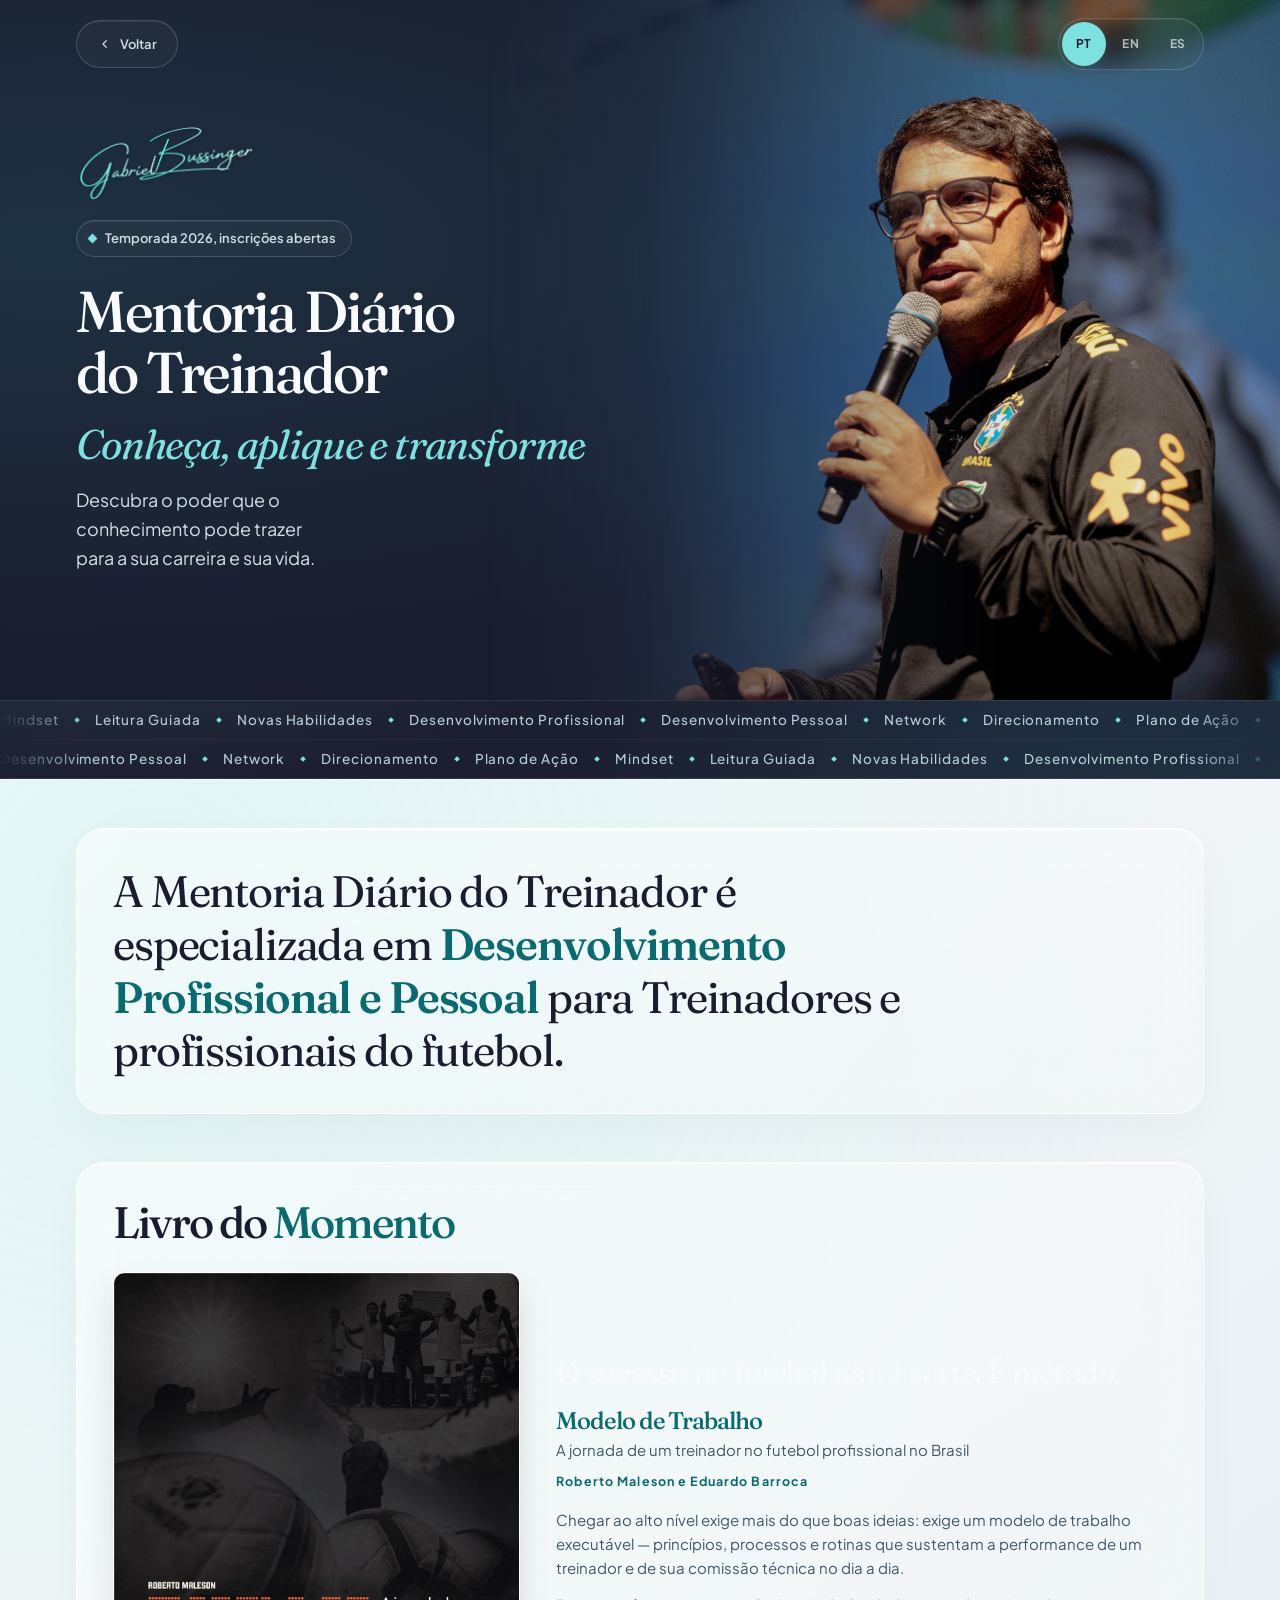
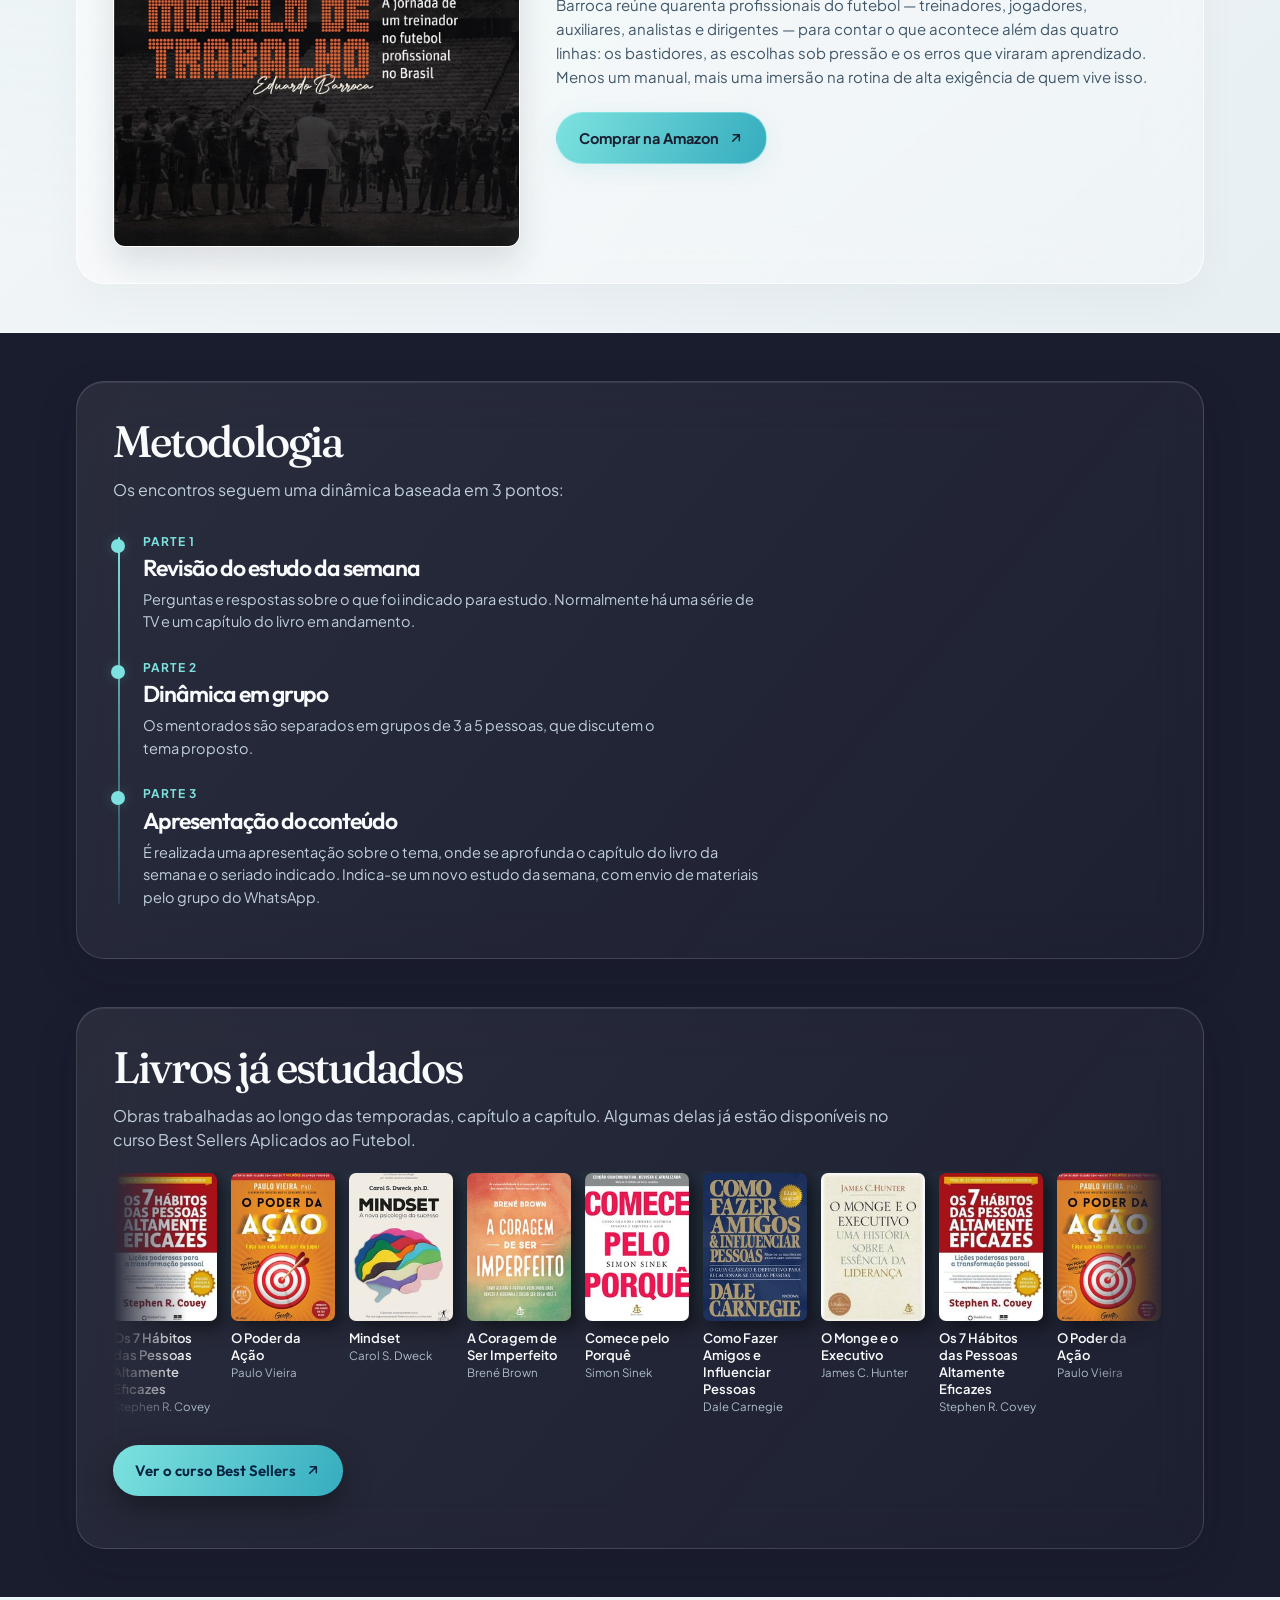
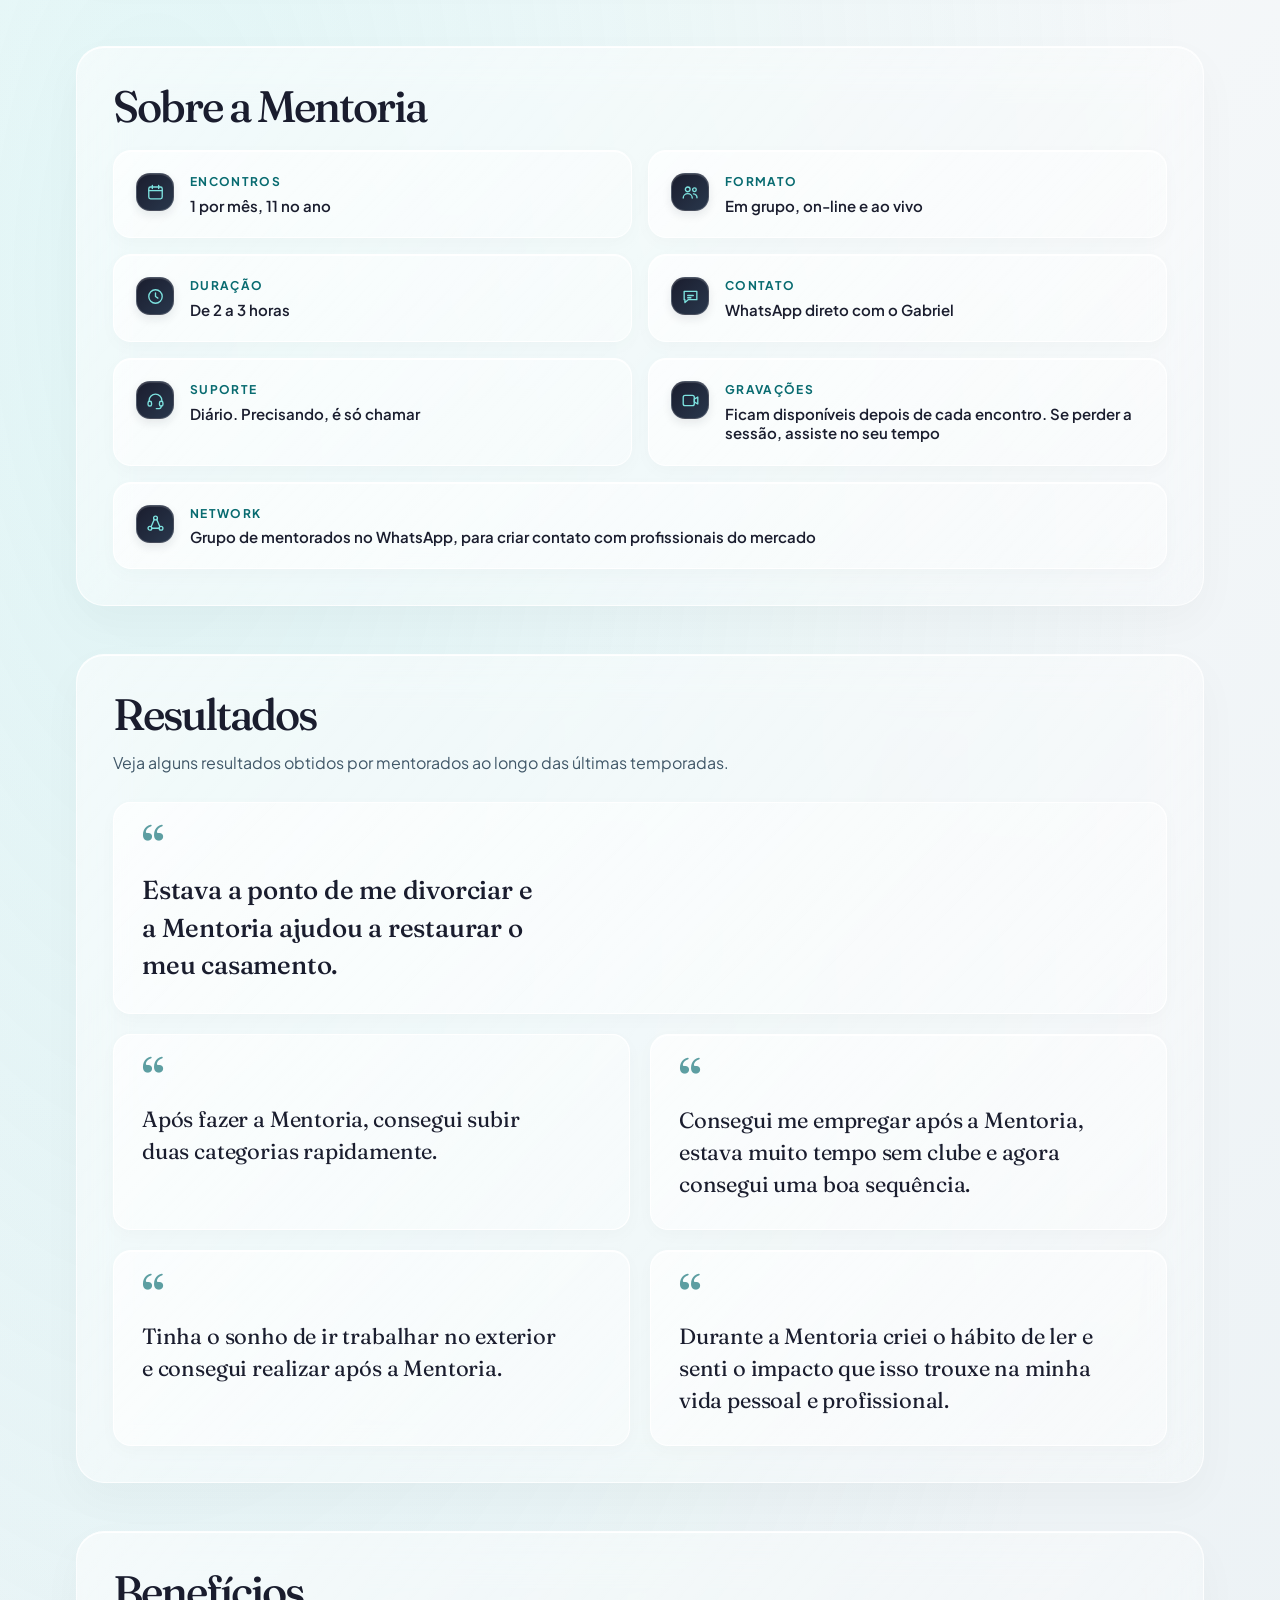
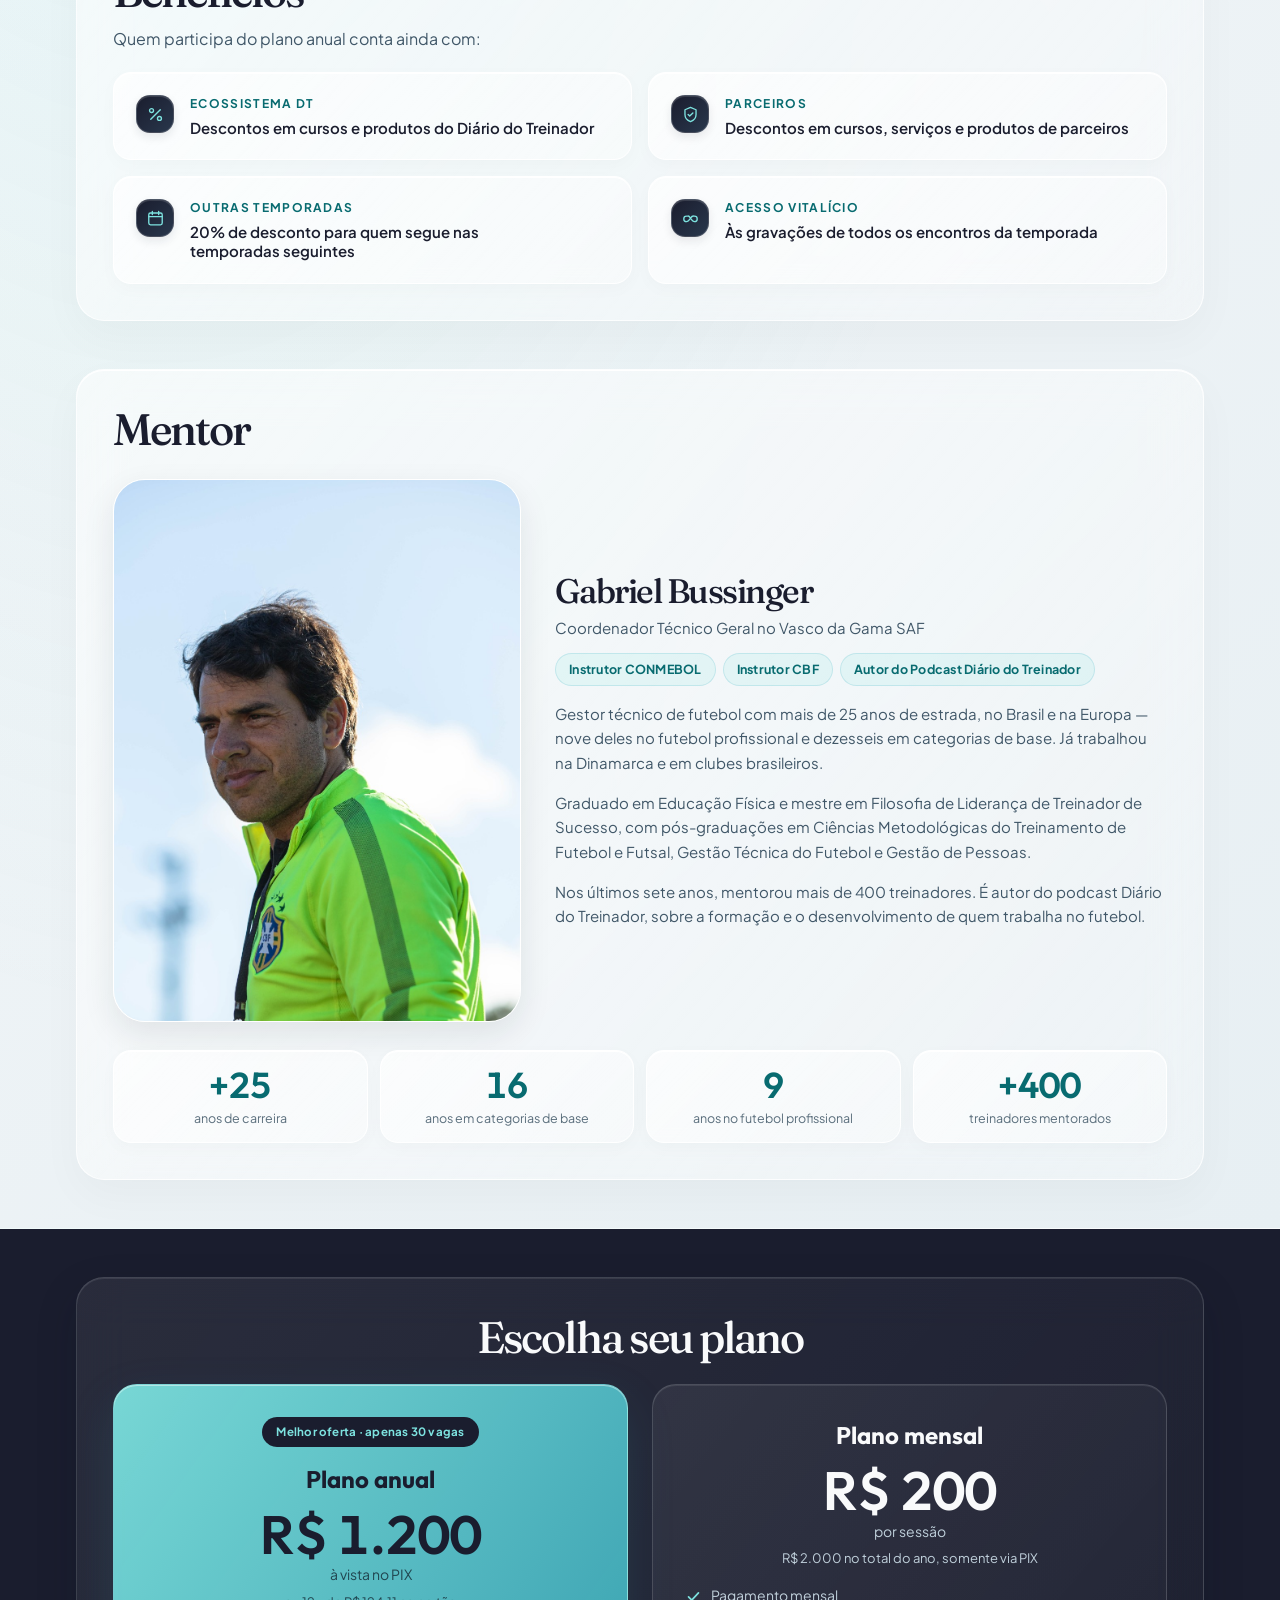
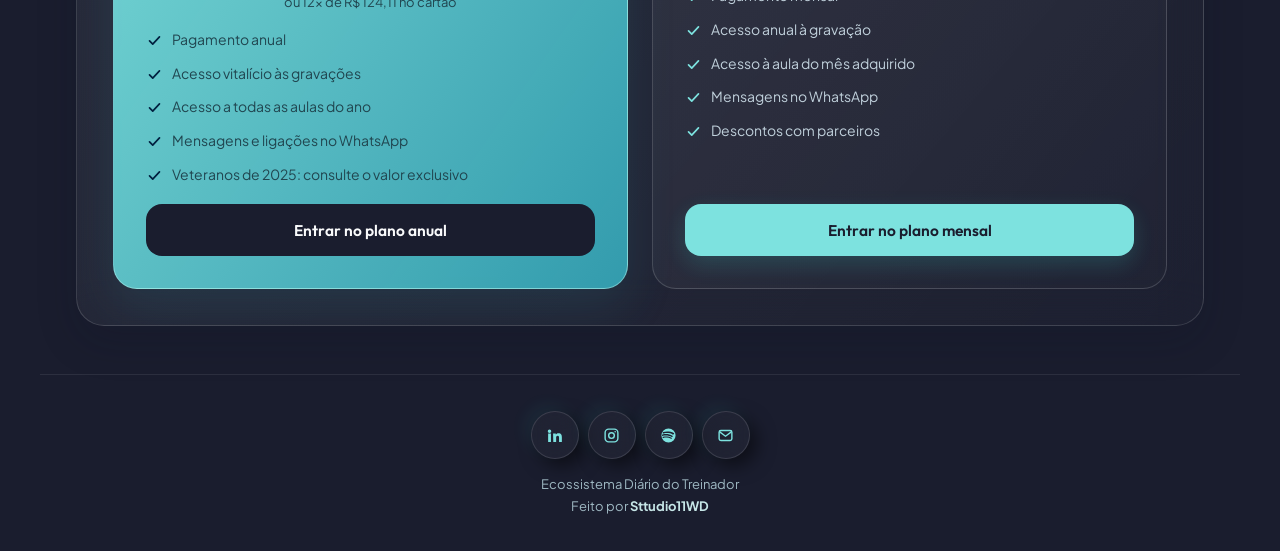
<file: mentoria.html>
<!DOCTYPE html>
<html lang="pt-BR">
<head>
<meta charset="utf-8">
<meta name="viewport" content="width=device-width, initial-scale=1">
<meta name="theme-color" content="#001424">
<title>Mentoria Diário do Treinador — Gabriel Bussinger</title>
<meta name="description" content="Mentoria em grupo para treinadores: encontros ao vivo, estudo de livros aplicado ao futebol, gravações e network. Planos mensal e anual.">
<link rel="canonical" href="https://www.diariodotreinador.com.br/mentoria.html">
<link rel="icon" href="favicon.ico" sizes="32x32">
<link rel="icon" href="favicon.svg" type="image/svg+xml">
<link rel="apple-touch-icon" href="apple-touch-icon.png">

<meta property="og:type" content="website">
<meta property="og:site_name" content="Diário do Treinador">
<meta property="og:locale" content="pt_BR">
<meta property="og:title" content="Mentoria Diário do Treinador — Gabriel Bussinger">
<meta property="og:description" content="Mentoria em grupo para treinadores: encontros ao vivo, estudo de livros aplicado ao futebol, gravações e network. Planos mensal e anual.">
<meta property="og:url" content="https://www.diariodotreinador.com.br/mentoria.html">
<meta property="og:image" content="https://www.diariodotreinador.com.br/og-mentoria.jpg">
<meta property="og:image:width" content="1200">
<meta property="og:image:height" content="630">
<meta property="og:image:alt" content="Mentoria Diário do Treinador — encontros ao vivo, todo mês, com Gabriel Bussinger">
<meta name="twitter:card" content="summary_large_image">

<link rel="preconnect" href="https://fonts.googleapis.com">
<link rel="preconnect" href="https://fonts.gstatic.com" crossorigin>
<link rel="stylesheet" href="https://fonts.googleapis.com/css2?family=Fraunces:ital,opsz,wght,SOFT,WONK@0,9..144,300..700,0..100,0..1;1,9..144,300..700,0..100,0..1&family=Outfit:wght@400;500;600&family=Plus+Jakarta+Sans:wght@400;500;600;700&display=swap">

<style>
  :root{
    /* paleta — versão escura */
    --mint:#36ECDE;
    --mint-12:rgba(54,236,222,.10);
    --mint-24:rgba(54,236,222,.18);
    --teal:#36ECDE;          /* no escuro o mint puro já passa em contraste */
    --ink:#E6E9EC;           /* tinta clara sobre fundo navy */
    --ink-65:rgba(230,233,236,.72);
    --ink-45:rgba(230,233,236,.55);
    --paper:#001424;         /* fundo da página */
    --card:#00203F;          /* Core Navy vira a superfície dos cards */
    --borda:rgba(54,236,222,.16);
    --borda-forte:rgba(54,236,222,.38);
    --sombra:0 1px 3px rgba(0,0,0,.35);
    --sombra-alta:0 14px 34px rgba(0,0,0,.45);
    --brilho:0 14px 30px rgba(0,0,0,.45),0 0 0 1px rgba(54,236,222,.05);

    /* gradientes — luz vinda de cima à esquerda, como no palco */
    --g-card:linear-gradient(176deg,#0A2F52,#00203F 58%);
    --g-card-alto:linear-gradient(176deg,#0D3459,#00203F 62%);
    --g-borda:linear-gradient(155deg,rgba(54,236,222,.40),rgba(54,236,222,.05) 46%,rgba(54,236,222,.16));
    --g-borda-fraca:linear-gradient(150deg,rgba(54,236,222,.26),rgba(54,236,222,.04));
    --g-borda-forte:linear-gradient(150deg,rgba(54,236,222,.68),rgba(54,236,222,.12));
    --g-mint:linear-gradient(100deg,#36ECDE,#8AF2E9);

    /* tipo */
    --display:"Outfit","Helvetica Neue",Arial,sans-serif;
    --corpo:"Plus Jakarta Sans","Helvetica Neue",Arial,sans-serif;

    /* medidas */
    --wrap:900px;
    --gutter:18px;
    --r-secao:26px;
    --r-cartao:16px;
    --r-tile:13px;
  }

  *{box-sizing:border-box}

  body::before{
    content:"";
    position:fixed;
    inset:0;
    z-index:-2;
    pointer-events:none;
    background:
      radial-gradient(58% 38% at 10% 2%, rgba(54,236,222,.16), transparent 62%),
      radial-gradient(46% 32% at 94% 24%, rgba(54,236,222,.09), transparent 64%),
      radial-gradient(74% 42% at 50% 104%, rgba(54,236,222,.08), transparent 62%);
  }

  body{
    margin:0;
    background:var(--paper);
    color:var(--ink);
    font-family:var(--corpo);
    font-size:16px;
    line-height:1.55;
    -webkit-font-smoothing:antialiased;
  }

  a{color:inherit}
  img,video{max-width:100%}

  h1,h2,h3{
    font-family:"Fraunces",Georgia,"Times New Roman",serif;
    font-optical-sizing:auto;
    /* SOFT 0 e WONK 0 deixam a Fraunces clássica em vez de estilizada */
    font-variation-settings:"SOFT" 0,"WONK" 0;
    font-weight:600;
    letter-spacing:-.022em;
    line-height:1.08;
    text-wrap:balance;
    margin:0;
  }

  .destaque{color:var(--mint)}

  :focus-visible{
    outline:3px solid var(--teal);
    outline-offset:3px;
    border-radius:6px;
  }

  .faixa{
    width:100%;
    max-width:var(--wrap);
    margin-inline:auto;
    padding-inline:var(--gutter);
  }

  /* ===================== TOPO COM VÍDEO ===================== */

  .topo{
    position:relative;
    isolation:isolate;
    padding-block:16px 0;
  }

  /* aurora mint atrás do vídeo */
  .topo::before{
    content:"";
    position:absolute;
    inset:0 0 34% 0;
    z-index:-1;
    background:
      radial-gradient(72% 92% at 16% 2%, rgba(54,236,222,.24), transparent 64%),
      radial-gradient(60% 78% at 90% 0%, rgba(54,236,222,.13), transparent 68%),
      linear-gradient(180deg,#00395F,#002542 42%,var(--paper) 88%);
  }

  .barra-idiomas{
    display:flex;
    justify-content:flex-end;
    margin-bottom:14px;
  }

  .idiomas{
    display:inline-flex;
    gap:3px;
    background:rgba(0,20,36,.62);
    border:1px solid var(--borda);
    border-radius:99px;
    padding:3px;
    backdrop-filter:blur(6px);
  }

  .idiomas button{
    font-family:var(--corpo);
    font-size:12px;
    font-weight:700;
    letter-spacing:.06em;
    color:var(--ink-65);
    background:transparent;
    border:0;
    border-radius:99px;
    padding:6px 13px;
    line-height:1;
    cursor:pointer;
    transition:background .16s ease,color .16s ease;
  }
  .idiomas button:hover{background:rgba(255,255,255,.08);color:var(--ink)}
  .idiomas button[aria-pressed="true"]{background:var(--g-mint);color:#00203F}

  .palco{
    position:relative;
    border-radius:var(--r-secao);
    overflow:hidden;
    background:#00203F padding-box,var(--g-borda) border-box;
    border:1px solid transparent;
    box-shadow:var(--sombra-alta);
    aspect-ratio:1/1;
  }
  @media (min-width:560px){
    .palco{aspect-ratio:16/9}
  }
  .palco video{
    width:100%;
    height:100%;
    object-fit:cover;
    display:block;
  }

  /* cartão de identidade sobreposto ao vídeo */
  .identidade{
    position:relative;
    z-index:2;
    margin:-54px auto 0;
    max-width:660px;
    background:var(--g-card-alto) padding-box,var(--g-borda) border-box;
    border:1px solid transparent;
    border-radius:var(--r-secao);
    box-shadow:var(--sombra-alta);
    padding:0 24px 28px;
    text-align:center;
  }

  .retrato{
    width:96px;
    height:96px;
    border-radius:50%;
    display:block;
    margin:-48px auto 0;
    border:4px solid var(--card);
    background:#00203F;
    box-shadow:0 0 0 2px var(--mint);
  }

  .assinatura{
    display:block;
    width:min(280px,80%);
    height:auto;
    margin:14px auto 0;
  }

  .slogan{
    margin:12px auto 0;
    max-width:40ch;
    color:var(--ink-65);
    font-size:15.5px;
  }

  /* ===================== CORPO ===================== */

  .corpo{
    display:flex;
    flex-direction:column;
    gap:20px;
    padding-block:24px 34px;
  }

  .secao{
    background:var(--g-card) padding-box,var(--g-borda) border-box;
    border:1px solid transparent;
    border-radius:var(--r-secao);
    box-shadow:var(--sombra);
    padding:26px 20px;
  }

  .secao-titulo{
    font-size:clamp(21px,4.6vw,26px);
    text-align:center;
  }

  .secao-resumo{
    margin:8px auto 0;
    max-width:44ch;
    text-align:center;
    color:var(--ink-45);
    font-size:14.5px;
  }

  /* --- faixa de credenciais --- */

  .credenciais{
    list-style:none;
    margin:0;
    padding:0;
    display:grid;
    grid-template-columns:repeat(2,minmax(0,1fr));
    gap:14px;
  }

  .credencial{
    display:flex;
    flex-direction:column;
    align-items:center;
    text-align:center;
    gap:8px;
  }

  .tile{
    width:46px;
    height:46px;
    border-radius:var(--r-tile);
    display:grid;
    place-items:center;
    flex:none;
  }
  .tile svg{width:22px;height:22px;display:block}
  .tile-mint{background:linear-gradient(145deg,rgba(54,236,222,.28),rgba(54,236,222,.07));color:var(--mint)}
  .tile-teal{background:linear-gradient(145deg,rgba(54,236,222,.18),rgba(54,236,222,.04));color:var(--mint)}
  .tile-navy{background:linear-gradient(145deg,rgba(255,255,255,.13),rgba(255,255,255,.03));color:var(--ink)}

  .credencial b{
    font-family:var(--display);
    font-weight:600;
    font-size:15px;
    line-height:1.2;
  }
  .credencial span{
    color:var(--ink-45);
    font-size:13px;
    line-height:1.35;
  }

  @media (min-width:680px){
    .credenciais{grid-template-columns:repeat(4,minmax(0,1fr))}
  }

  /* --- listas de links --- */

  .links{
    list-style:none;
    margin:20px 0 0;
    padding:0;
    display:grid;
    gap:12px;
  }

  @media (min-width:680px){
    .links-duplo{grid-template-columns:repeat(2,minmax(0,1fr))}
  }

  .link{
    display:flex;
    align-items:flex-start;
    gap:13px;
    height:100%;
    background:var(--g-card) padding-box,var(--g-borda-fraca) border-box;
    border:1px solid transparent;
    border-radius:var(--r-cartao);
    padding:15px 16px;
    text-decoration:none;
    transition:box-shadow .18s ease,transform .18s ease;
  }
  .link:hover{
    background:var(--g-card-alto) padding-box,var(--g-borda-forte) border-box;
    box-shadow:var(--brilho);
    transform:translateY(-2px);
  }

  .link-texto{flex:1;min-width:0}

  .link-titulo{
    display:block;
    font-family:var(--display);
    font-weight:600;
    font-size:16px;
    line-height:1.25;
  }

  .link-desc{
    display:block;
    margin-top:3px;
    color:var(--ink-45);
    font-size:13.5px;
    line-height:1.45;
  }

  .seta{
    flex:none;
    width:17px;
    height:17px;
    margin-top:3px;
    color:var(--ink-45);
    transition:transform .18s ease,color .18s ease;
  }
  .link:hover .seta{color:var(--teal);transform:translate(2px,-2px)}

  /* --- agenda --- */

  .evento{
    margin-top:20px;
    border:1px solid transparent;
    border-radius:var(--r-cartao);
    padding:16px;
    background:
      linear-gradient(168deg,rgba(54,236,222,.14),rgba(0,32,63,0) 54%) padding-box,
      var(--g-card-alto) padding-box,
      var(--g-borda) border-box;
  }

  .evento-topo{
    display:flex;
    gap:14px;
    align-items:flex-start;
  }

  .data{
    flex:none;
    width:60px;
    background:linear-gradient(170deg,rgba(255,255,255,.13),rgba(255,255,255,.03));
    border:1px solid var(--borda);
    border-radius:var(--r-tile);
    padding:9px 0 8px;
    text-align:center;
  }
  .data .dia{
    display:block;
    font-family:var(--display);
    font-weight:600;
    font-size:26px;
    line-height:1;
    font-variant-numeric:tabular-nums;
  }
  .data .mes{
    display:block;
    margin-top:3px;
    color:var(--teal);
    font-size:11px;
    font-weight:700;
    letter-spacing:.09em;
  }

  .evento-tema{
    font-size:18px;
    margin:0;
  }
  .evento-local{
    margin:4px 0 0;
    color:var(--ink-45);
    font-size:14px;
  }

  .detalhes{
    list-style:none;
    display:flex;
    flex-wrap:wrap;
    gap:7px;
    margin:13px 0 0;
    padding:0;
  }
  .detalhe{
    display:inline-flex;
    align-items:center;
    gap:5px;
    background:linear-gradient(170deg,rgba(255,255,255,.09),rgba(255,255,255,.02));
    border:1px solid var(--borda);
    border-radius:99px;
    padding:5px 11px;
    font-size:12.5px;
    color:var(--ink-65);
    white-space:nowrap;
  }
  .detalhe svg{width:13px;height:13px;flex:none;color:var(--ink-45)}

  .botao-inscrever{
    display:block;
    margin-top:15px;
    background:var(--g-mint);
    color:#00203F;
    box-shadow:0 8px 22px rgba(54,236,222,.18);
    text-align:center;
    text-decoration:none;
    font-family:var(--display);
    font-weight:600;
    font-size:15px;
    padding:13px 18px;
    border-radius:99px;
    transition:opacity .18s ease,transform .18s ease;
  }
  .botao-inscrever:hover{opacity:.9;transform:translateY(-1px)}

  /* --- banner final --- */

  .banner{
    position:relative;
    overflow:hidden;
    isolation:isolate;
    border-radius:var(--r-secao);
    background:
      radial-gradient(76% 130% at 8% -6%, rgba(255,255,255,.5), transparent 56%),
      linear-gradient(118deg,#12CFC2 2%,#36ECDE 36%,#7BEFE5 70%,#B6F8F2 100%);
    color:#00203F;
    padding:34px 22px 32px;
    text-align:center;
  }

  /* campo visto de cima: grande área em cada extremidade,
     círculo central no meio, cortado pela linha do meio-campo */
  .campo{
    position:absolute;
    inset:0;
    z-index:-1;
    color:#00203F;
    opacity:.2;
    pointer-events:none;
  }

  /* mantém a espessura das linhas igual nos dois SVGs, que têm escalas diferentes */
  .campo svg *{vector-effect:non-scaling-stroke}

  /* mobile: campo na vertical — áreas em cima e embaixo.
     o deslocamento de 24.07% = (altura-largura)/2·altura da caixa antes de girar,
     que é o que encosta a linha de fundo na borda depois do rotate. */
  .campo-area{
    position:absolute;
    left:50%;
    width:26%;
    height:auto;
    aspect-ratio:84/162;
  }
  .campo-area.esq{top:0;translate:-50% -24.07%;rotate:90deg}
  .campo-area.dir{bottom:0;translate:-50% 24.07%;rotate:-90deg}

  .campo-meio{
    position:absolute;
    left:0;
    right:0;
    top:50%;
    height:1.5px;
    margin-top:-.75px;
    background:currentColor;
  }

  .campo-circulo{
    position:absolute;
    left:50%;
    top:50%;
    width:40%;
    height:auto;
    aspect-ratio:1;
    translate:-50% -50%;
  }

  /* desktop: campo na horizontal — áreas nas duas extremidades */
  @media (min-width:560px){
    .campo-area{left:auto;width:auto;height:80%}
    .campo-area.esq{left:0;top:50%;translate:0 -50%;rotate:none}
    .campo-area.dir{right:0;bottom:auto;top:50%;translate:0 -50%;rotate:none;scale:-1 1}

    .campo-meio{
      left:50%;
      right:auto;
      top:0;
      bottom:0;
      width:1.5px;
      height:auto;
      margin-top:0;
      margin-left:-.75px;
    }

    .campo-circulo{width:auto;height:54%}
  }

  .banner h2{
    font-size:clamp(25px,5.9vw,34px);
    max-width:20ch;
    margin-inline:auto;
  }

  .banner-lema{
    font-family:var(--display);
    font-weight:500;
    font-size:clamp(15px,3.2vw,17px);
    letter-spacing:-.005em;
    margin:8px auto 0;
    color:rgba(0,32,63,.7);
  }

  .banner p{
    margin:11px auto 0;
    max-width:46ch;
    color:rgba(0,32,63,.76);
    font-size:15px;
  }

  .botao-mint{
    display:inline-block;
    margin-top:22px;
    background:#00203F;
    color:var(--mint);
    text-decoration:none;
    font-family:var(--display);
    font-weight:600;
    font-size:16px;
    padding:14px 30px;
    border-radius:99px;
    transition:transform .18s ease,box-shadow .18s ease;
  }
  .botao-mint:hover{
    transform:translateY(-2px);
    box-shadow:0 10px 24px rgba(0,32,63,.3);
  }

  /* --- rodapé --- */

  .rodape{
    display:flex;
    flex-direction:column;
    align-items:center;
    gap:14px;
    text-align:center;
    padding-block:6px 34px;
  }

  .assinatura-rodape{width:min(200px,58%);height:auto;display:block;opacity:.85}

  .sociais{display:flex;gap:9px}

  .social{
    width:40px;
    height:40px;
    border-radius:50%;
    background:var(--card);
    border:1px solid var(--borda);
    color:var(--ink);
    display:grid;
    place-items:center;
    transition:background .18s ease,color .18s ease,transform .18s ease;
  }
  .social svg{width:17px;height:17px;display:block}
  .social:hover{background:var(--g-mint);color:#00203F;transform:translateY(-2px)}

  .creditos{
    font-size:13px;
    color:var(--ink-45);
    line-height:1.7;
    margin:0;
  }
  .creditos a{color:var(--teal);font-weight:700;text-decoration:none}
  .creditos a:hover{text-decoration:underline}

  /* ===================== TOPBAR ===================== */

  .topbar{
    display:flex;
    align-items:center;
    justify-content:space-between;
    gap:12px;
    margin-bottom:14px;
  }

  .voltar{
    display:inline-flex;
    align-items:center;
    gap:7px;
    background:rgba(0,20,36,.62);
    border:1px solid var(--borda);
    border-radius:99px;
    padding:7px 14px 7px 10px;
    font-size:13px;
    font-weight:600;
    color:var(--ink-65);
    text-decoration:none;
    backdrop-filter:blur(6px);
    transition:color .16s ease,border-color .16s ease;
  }
  .voltar svg{width:16px;height:16px;flex:none}
  .voltar:hover{color:var(--ink);border-color:var(--borda-forte)}

  .palco-foto{
    width:100%;
    height:100%;
    object-fit:cover;
    object-position:58% 38%;
    display:block;
  }

  /* ===================== MARCA DO ECOSSISTEMA ===================== */

  .marca-eco{
    width:84px;
    height:84px;
    border-radius:24px;
    margin:-42px auto 0;
    display:grid;
    place-items:center;
    background:var(--g-mint);
    border:4px solid var(--card);
    box-shadow:0 0 0 1px rgba(54,236,222,.45);
    color:#00203F;
  }
  .marca-eco svg{width:38px;height:38px;display:block}

  .eco-titulo{
    font-size:clamp(27px,6.4vw,37px);
    margin-top:14px;
  }

  /* ===================== ESTEIRAS (carrosséis) =====================
     cada trilho tem o conteúdo duplicado; a animação anda -50%,
     então o ponto de retorno cai exatamente sobre a cópia. */
  .esteira{
    overflow:hidden;
    -webkit-mask-image:linear-gradient(90deg,transparent,#000 7%,#000 93%,transparent);
    mask-image:linear-gradient(90deg,transparent,#000 7%,#000 93%,transparent);
  }
  .esteira-trilho{
    display:flex;
    width:max-content;
    animation:correr var(--tempo,34s) linear infinite;
  }
  .esteira:hover .esteira-trilho,
  .esteira:focus-within .esteira-trilho{animation-play-state:paused}

  @keyframes correr{to{transform:translateX(-50%)}}

  @media (prefers-reduced-motion:reduce){
    .esteira{overflow-x:auto;-webkit-mask-image:none;mask-image:none}
    .esteira-trilho{animation:none;width:auto}
  }

  /* esteira 1 — pilares do método */
  .esteira-pilares{margin-top:18px;--tempo:36s}

  .pilares{list-style:none;margin:0;padding:0}
  .pilar{
    white-space:nowrap;
    flex:none;
    margin-right:8px;
    border:1px solid var(--borda);
    border-radius:99px;
    padding:6px 13px;
    font-size:12.5px;
    color:var(--ink-65);
    background:linear-gradient(170deg,rgba(255,255,255,.08),rgba(255,255,255,.02));
  }

  /* esteira 2 — marcas do ecossistema */
  .esteira-marcas{--tempo:30s}
  .esteira-marcas .esteira-trilho{align-items:center;padding-block:4px}
  .esteira-marcas img{
    height:34px;
    width:auto;
    display:block;
    flex:none;
    margin-right:34px;
    opacity:.85;
  }

  /* ===================== SELOS ===================== */

  .selos{
    list-style:none;
    display:flex;
    flex-wrap:wrap;
    justify-content:center;
    gap:7px;
    margin:0 0 14px;
    padding:0;
  }
  .selo{
    display:inline-flex;
    align-items:center;
    border-radius:99px;
    padding:5px 12px;
    font-size:12px;
    font-weight:700;
    letter-spacing:.01em;
  }
  .banner .selo-solido{background:#00203F;color:var(--mint)}
  .banner .selo-vazado{border:1px solid rgba(0,32,63,.3);color:rgba(0,32,63,.78)}
  .secao .selo-solido{background:var(--g-mint);color:#00203F}
  .secao .selo-vazado{border:1px solid var(--borda);color:var(--ink-65)}

  /* ===================== PRATELEIRA DE LIVROS ===================== */

  .esteira-livros{margin-top:18px;--tempo:52s}
  .livros-acao{margin-top:24px}
  .livros-cta{
    display:inline-flex;align-items:center;gap:9px;
    padding:14px 22px;border-radius:999px;
    background:var(--g-mint);color:#00203F;
    font-family:var(--display);font-weight:600;font-size:15px;
    text-decoration:none;box-shadow:0 12px 28px rgba(0,0,0,.34);
    transition:transform .18s ease, box-shadow .18s ease;
  }
  .livros-cta:hover{transform:translateY(-2px);box-shadow:0 16px 34px rgba(0,0,0,.42)}
  .livros-cta svg{width:16px;height:16px;flex:none}
  .esteira-livros .esteira-trilho{padding-block:2px 6px}

  .livro{flex:none;width:104px;margin-right:14px}
  .livro img{
    display:block;
    width:104px;
    height:148px;
    object-fit:cover;
    border-radius:9px;
    border:1px solid var(--borda);
    box-shadow:0 10px 22px rgba(0,0,0,.45);
  }
  .livro b{
    display:block;
    margin-top:9px;
    font-size:12px;
    font-weight:600;
    line-height:1.3;
  }
  .livro span{
    display:block;
    margin-top:2px;
    color:var(--ink-45);
    font-size:11.5px;
    line-height:1.3;
  }

  /* card sem link, para o que ainda não abriu */
  .link.indisponivel{
    opacity:.6;
    cursor:default;
  }
  .link.indisponivel:hover{
    background:var(--g-card) padding-box,var(--g-borda-fraca) border-box;
    box-shadow:none;
    transform:none;
  }

  /* ===================== METODOLOGIA (sequência real: 3 partes) ===================== */

  .passos{
    list-style:none;
    margin:20px 0 0;
    padding:0;
    display:grid;
    gap:12px;
  }
  @media (min-width:700px){
    .passos{grid-template-columns:repeat(3,minmax(0,1fr))}
  }

  .passo{
    background:var(--g-card-alto) padding-box,var(--g-borda-fraca) border-box;
    border:1px solid transparent;
    border-radius:var(--r-cartao);
    padding:16px;
    height:100%;
  }
  .passo-num{
    display:block;
    font-family:var(--display);
    font-weight:600;
    font-size:15px;
    color:var(--mint);
    letter-spacing:.02em;
  }
  .passo h3{
    font-size:16.5px;
    margin:6px 0 0;
  }
  .passo p{
    margin:7px 0 0;
    color:var(--ink-45);
    font-size:13.5px;
    line-height:1.5;
  }

  /* ===================== LISTAS COM ÍCONE ===================== */

  .itens{
    list-style:none;
    margin:20px 0 0;
    padding:0;
    display:grid;
    gap:11px;
  }
  @media (min-width:640px){
    .itens{grid-template-columns:repeat(2,minmax(0,1fr))}
  }

  .item{
    display:flex;
    align-items:flex-start;
    gap:12px;
    background:var(--g-card-alto) padding-box,var(--g-borda-fraca) border-box;
    border:1px solid transparent;
    border-radius:var(--r-cartao);
    padding:13px 14px;
    height:100%;
  }
  .item .tile{width:38px;height:38px}
  .item .tile svg{width:19px;height:19px}
  .item-texto{flex:1;min-width:0;font-size:14px;line-height:1.45}
  .item-texto strong{font-weight:700}
  .item-texto small{
    display:block;
    margin-top:2px;
    color:var(--ink-45);
    font-size:12.5px;
  }

  /* ===================== DEPOIMENTOS ===================== */

  .esteira-depoimentos{margin-top:20px;--tempo:60s}
  .esteira-depoimentos .esteira-trilho{padding-block:2px 4px;align-items:stretch}

  .depoimento{
    flex:none;
    width:272px;
    margin:0 12px 0 0;
    display:flex;
    flex-direction:column;
    background:
      linear-gradient(168deg,rgba(54,236,222,.12),rgba(0,32,63,0) 56%) padding-box,
      var(--g-card-alto) padding-box,
      var(--g-borda) border-box;
    border:1px solid transparent;
    border-radius:var(--r-cartao);
    padding:16px;
    text-align:left;
  }
  .depoimento .aspas{
    font-family:var(--display);
    font-weight:600;
    font-size:30px;
    line-height:.7;
    color:var(--mint);
  }
  .depoimento p{
    margin:10px 0 0;
    font-size:14px;
    line-height:1.5;
    color:var(--ink-65);
  }

  /* ===================== PLANOS ===================== */

  .planos{
    display:grid;
    gap:14px;
    margin-top:22px;
  }
  @media (min-width:760px){
    .planos{grid-template-columns:repeat(2,minmax(0,1fr));align-items:start}
  }

  .plano{
    position:relative;
    isolation:isolate;
    overflow:hidden;
    border-radius:var(--r-secao);
    padding:22px 18px 20px;
    text-align:center;
    height:100%;
    display:flex;
    flex-direction:column;
  }

  .plano-escuro{
    background:var(--g-card-alto) padding-box,var(--g-borda) border-box;
    border:1px solid transparent;
  }

  .plano-destaque{
    background:
      radial-gradient(76% 120% at 8% -8%, rgba(255,255,255,.5), transparent 56%),
      linear-gradient(118deg,#12CFC2 2%,#36ECDE 36%,#7BEFE5 70%,#B6F8F2 100%);
    color:#00203F;
  }
  .plano-destaque .campo{opacity:.14}

  .fita{
    display:inline-block;
    align-self:center;
    background:#00203F;
    color:var(--mint);
    border-radius:99px;
    padding:6px 14px;
    font-size:11.5px;
    font-weight:700;
    letter-spacing:.02em;
    margin-bottom:14px;
  }

  .plano-nome{
    display:block;
    font-family:var(--display);
    font-weight:600;
    font-size:19px;
  }

  .preco{
    display:block;
    font-family:var(--display);
    font-weight:600;
    font-size:clamp(38px,9vw,48px);
    line-height:1.05;
    margin-top:8px;
    font-variant-numeric:tabular-nums;
  }
  .preco-unit{
    display:block;
    font-size:14px;
    margin-top:2px;
  }
  .preco-alt{
    display:block;
    font-size:13px;
    margin-top:6px;
  }
  .plano-escuro .preco-unit{color:var(--ink-65)}
  .plano-escuro .preco-alt{color:var(--ink-45)}
  .plano-destaque .preco-unit{color:rgba(0,32,63,.78)}
  .plano-destaque .preco-alt{color:rgba(0,32,63,.62)}

  .checklist{
    list-style:none;
    margin:18px 0 0;
    padding:0;
    text-align:left;
    display:flex;
    flex-direction:column;
    gap:9px;
    flex:1;
  }
  .checklist li{
    display:flex;
    align-items:flex-start;
    gap:9px;
    font-size:14px;
    line-height:1.4;
  }
  .checklist svg{
    width:17px;
    height:17px;
    flex:none;
    margin-top:2px;
  }
  .plano-escuro .checklist li{color:var(--ink-65)}
  .plano-escuro .checklist svg{color:var(--mint)}
  .plano-destaque .checklist li{color:rgba(0,32,63,.85)}
  .plano-destaque .checklist svg{color:#00203F}

  .plano-cta{
    display:block;
    margin-top:20px;
    text-align:center;
    text-decoration:none;
    font-family:var(--display);
    font-weight:600;
    font-size:15.5px;
    padding:14px 18px;
    border-radius:99px;
    transition:transform .18s ease,box-shadow .18s ease,opacity .18s ease;
  }
  .plano-destaque .plano-cta{
    background:#00203F;
    color:var(--mint);
  }
  .plano-destaque .plano-cta:hover{transform:translateY(-2px);box-shadow:0 10px 24px rgba(0,32,63,.3)}
  .plano-escuro .plano-cta{
    background:var(--g-mint);
    color:#00203F;
    box-shadow:0 8px 22px rgba(54,236,222,.16);
  }
  .plano-escuro .plano-cta:hover{transform:translateY(-2px);opacity:.92}

  .nota-planos{
    margin:16px auto 0;
    max-width:52ch;
    text-align:center;
    color:var(--ink-45);
    font-size:12.5px;
  }

  /* tagline do topo */
  .tagline{
    margin:14px auto 0;
    max-width:32ch;
    font-family:var(--display);
    font-weight:500;
    font-size:clamp(16px,3.6vw,19px);
    color:var(--mint);
  }

  /* ===================== FAIXA CLARA =====================
     todos os componentes leem os mesmos tokens, então a faixa clara
     é só um escopo que os redefine — nenhum componente precisa mudar. */

  .zona-clara{
    --ink:#00203F;
    --ink-65:#47617A;
    --ink-45:#6B8194;
    --card:#FFFFFF;
    --teal:#0A7F77;

    --borda:rgba(0,32,63,.10);
    --borda-forte:rgba(0,32,63,.26);

    --g-card:linear-gradient(176deg,#FFFFFF,#F6F9FA 62%);
    --g-card-alto:linear-gradient(176deg,#FFFFFF,#F1F6F8 64%);
    --g-borda:linear-gradient(155deg,rgba(0,32,63,.18),rgba(0,32,63,.04) 46%,rgba(0,32,63,.10));
    --g-borda-fraca:linear-gradient(150deg,rgba(0,32,63,.12),rgba(0,32,63,.03));
    --g-borda-forte:linear-gradient(150deg,rgba(0,32,63,.34),rgba(0,32,63,.08));

    --sombra:0 1px 3px rgba(0,32,63,.06);
    --sombra-alta:0 12px 28px rgba(0,32,63,.10);
    --brilho:0 12px 26px rgba(0,32,63,.13),0 0 0 1px rgba(0,32,63,.03);

    color:var(--ink);
    background:
      radial-gradient(62% 40% at 12% 0%, rgba(54,236,222,.22), transparent 62%),
      radial-gradient(52% 36% at 92% 100%, rgba(54,236,222,.14), transparent 64%),
      linear-gradient(180deg,#EEF2F4,#E3E8EB);
  }

  /* o mint puro não passa em contraste sobre claro: vira teal escurecido */
  .zona-clara .destaque{color:#0A7F77}

  .zona-clara .passo-num{color:#0A7F77}
  .zona-clara .depoimento .aspas{color:#0A7F77}
  .zona-clara .depoimento{
    background:
      linear-gradient(168deg,rgba(54,236,222,.20),rgba(255,255,255,0) 56%) padding-box,
      var(--g-card-alto) padding-box,
      var(--g-borda) border-box;
  }

  .zona-clara .tile-mint{background:linear-gradient(145deg,#CFF6F1,#E9FBF9);color:#075B55}
  .zona-clara .tile-teal{background:linear-gradient(145deg,#E2FAF6,#F3FDFC);color:#0A7F77}
  .zona-clara .tile-navy{background:linear-gradient(145deg,rgba(0,32,63,.10),rgba(0,32,63,.03));color:#00203F}

  .zona-clara .botao-inscrever{box-shadow:0 8px 22px rgba(10,127,119,.18)}

  /* ===================== AJUSTE FINO DE MOBILE =====================
     mesma composição, tudo um passo menor: tipo, respiro, tiles e raios */
  @media (max-width:559px){
    :root{
      --r-secao:20px;
      --r-cartao:13px;
      --r-tile:11px;
      --gutter:16px;
    }

    .corpo{gap:14px;padding-block:18px 26px}
    .secao{padding:20px 15px}
    .secao-titulo{font-size:19.5px}
    .secao-resumo{margin-top:6px;font-size:13.5px}

    /* identidade */
    .identidade{margin-top:-44px;padding:0 18px 22px}
    .retrato{width:80px;height:80px;margin-top:-40px;border-width:3px}
    .assinatura{width:min(230px,72%);margin-top:12px}
    .slogan{margin-top:9px;font-size:14.5px}

    /* credenciais */
    .credenciais{gap:11px}
    .credencial{gap:7px}
    .credencial b{font-size:14px}
    .credencial span{font-size:12.5px}

    .tile{width:40px;height:40px}
    .tile svg{width:19px;height:19px}

    /* links */
    .links{margin-top:16px;gap:10px}
    .link{gap:11px;padding:12px 13px}
    .link-titulo{font-size:15px}
    .link-desc{font-size:13px}
    .seta{width:16px;height:16px}

    /* agenda */
    .evento{margin-top:16px;padding:14px}
    .evento-topo{gap:12px}
    .data{width:52px;padding:7px 0 6px}
    .data .dia{font-size:23px}
    .data .mes{font-size:10.5px}
    .evento-tema{font-size:16.5px}
    .evento-local{font-size:13.5px}
    .detalhes{margin-top:11px;gap:6px}
    .detalhe{padding:4px 9px;font-size:12px}
    .botao-inscrever{margin-top:13px;padding:12px 16px;font-size:14.5px}

    /* banner */
    .banner{padding:26px 16px 24px}
    .banner h2{font-size:23px}
    .banner-lema{font-size:14.5px;margin-top:6px}
    .banner p{margin-top:9px;font-size:14px}
    .botao-mint{margin-top:18px;padding:13px 24px;font-size:15px}

    /* campo vertical: encolhe junto com o banner */
    .campo{opacity:.17}
    .campo-area{width:23%}
    .campo-circulo{width:36%}

    /* rodapé */
    .rodape{gap:12px;padding-block:4px 28px}
    .assinatura-rodape{width:min(170px,52%)}
    .social{width:36px;height:36px}
    .social svg{width:16px;height:16px}
    .creditos{font-size:12.5px}

    /* --- página do ecossistema --- */
    .topbar{margin-bottom:12px}
    .voltar{padding:6px 12px 6px 9px;font-size:12.5px}
    .marca-eco{width:70px;height:70px;border-radius:20px;margin-top:-35px;border-width:3px}
    .marca-eco svg{width:32px;height:32px}
    .eco-titulo{font-size:26px;margin-top:12px}
    .esteira-pilares{margin-top:14px}
    .pilar{padding:5px 11px;font-size:11.5px;margin-right:6px}
    .esteira-marcas img{height:28px;margin-right:26px}

    /* --- página da mentoria --- */
    .passos{margin-top:16px;gap:10px}
    .passo{padding:14px}
    .passo h3{font-size:15.5px}
    .passo p{font-size:13px}
    .itens{margin-top:16px;gap:9px}
    .item{padding:11px 12px;gap:10px}
    .item .tile{width:34px;height:34px}
    .item .tile svg{width:17px;height:17px}
    .item-texto{font-size:13.5px}
    .esteira-depoimentos{margin-top:16px}
    .depoimento{width:244px;padding:14px;margin-right:10px}
    .depoimento p{font-size:13.5px}
    .planos{margin-top:18px;gap:12px}
    .plano{padding:18px 15px 17px}
    .plano-nome{font-size:17.5px}
    .checklist li{font-size:13.5px}
    .plano-cta{font-size:15px;padding:13px 16px;margin-top:17px}
    .tagline{font-size:16px;margin-top:12px}
    .selos{gap:6px;margin-bottom:12px}
    .selo{padding:4px 10px;font-size:11.5px}
    .esteira-livros{margin-top:14px}
    .livro{width:92px;margin-right:10px}
    .livro img{width:92px;height:131px}
  }

  @media (prefers-reduced-motion:reduce){
    *,*::before,*::after{
      animation-duration:.001ms !important;
      transition-duration:.001ms !important;
    }
  }
  /* =====================================================================
     DIREÇÃO EDITORIAL — sobrescreve o kit de cartões.
     Fica por último de propósito: vence as regras base na mesma
     especificidade, inclusive dentro do bloco de mobile.
     ===================================================================== */

  :root{ --serifa:"Fraunces",Georgia,"Times New Roman",serif; }

  /* --- a seção deixa de ser um cartão: a faixa já é o continente --- */
  .secao{
    background:none;
    border:0;
    box-shadow:none;
    border-radius:0;
    padding:0;
  }
  .corpo{gap:46px;padding-block:44px 52px}

  /* --- espinha alinhada à esquerda --- */
  .secao-titulo{
    text-align:left;
    font-size:clamp(27px,5.8vw,40px);
    font-weight:500;
  }
  .secao-resumo{
    text-align:left;
    margin:12px 0 0;
    max-width:62ch;
    font-size:15.5px;
    color:var(--ink-65);
  }
  .secao-resumo + .secao-resumo{margin-top:12px}

  /* ===================== CAPA CLARA =====================
     mobile: foto em bloco no topo, dissolvendo na base, texto centralizado.
     desktop: a foto vira o fundo da hero e o véu clara vem da esquerda,
     ancorado no mesmo contêiner de 900px do resto da página. */

  .capa{
    position:relative;
    isolation:isolate;
    overflow:hidden;
    color:#00203F;
    background:
      radial-gradient(46% 54% at 70% 40%, rgba(54,236,222,.30), transparent 66%),
      radial-gradient(34% 40% at 92% 82%, rgba(54,236,222,.16), transparent 70%),
      radial-gradient(40% 46% at 6% 8%, rgba(54,236,222,.10), transparent 68%),
      linear-gradient(180deg,#F2F5F6,#E6E9EC);
    padding-block:18px 0;
  }

  .capa .voltar{
    background:rgba(255,255,255,.72);
    border-color:rgba(0,32,63,.12);
    color:#4A6478;
  }
  .capa .voltar:hover{color:#00203F;border-color:rgba(0,32,63,.3)}

  .capa-topo{position:relative;z-index:2}

  .capa-veu{display:none}

  .capa-grade{
    display:flex;
    flex-direction:column;
  }

  /* --- foto no topo, sangrando até as bordas da tela --- */
  .capa-foto-col{
    order:-1;
    position:relative;
    margin-inline:calc(var(--gutter) * -1);
    margin-top:14px;
  }
  .capa-foto{
    display:block;
    width:100%;
    height:auto;
    aspect-ratio:1/1;
    object-fit:cover;
    object-position:50% 20%;
    -webkit-mask-image:linear-gradient(180deg,#000 46%,rgba(0,0,0,.45) 76%,transparent 99%);
    mask-image:linear-gradient(180deg,#000 46%,rgba(0,0,0,.45) 76%,transparent 99%);
  }

  /* --- texto centralizado no mobile --- */
  .capa-texto{
    position:relative;
    z-index:1;
    text-align:center;
    margin-top:-34px;
    padding-bottom:34px;
  }

  .capa-selo{
    display:inline-flex;
    align-items:center;
    gap:9px;
    background:rgba(255,255,255,.82);
    border:1px solid rgba(0,32,63,.1);
    border-radius:99px;
    padding:7px 15px 7px 12px;
    font-family:var(--corpo);
    font-size:13px;
    font-weight:600;
    color:#3B5468;
    box-shadow:0 1px 2px rgba(0,32,63,.05);
  }
  .capa-selo::before{
    content:"";
    width:7px;
    height:7px;
    flex:none;
    background:#0A7F77;
    transform:rotate(45deg);
  }

  .capa h1{
    margin:20px auto 0;
    font-weight:500;
    font-size:clamp(36px,8.2vw,64px);
    line-height:1.02;
    letter-spacing:-.034em;
    color:#00203F;
    max-width:15ch;
  }
  .capa h1 em{
    display:block;
    font-style:italic;
    font-weight:400;
    letter-spacing:-.028em;
    color:#0A7F77;
  }

  .capa-desc{
    margin:20px auto 0;
    max-width:38ch;
    font-size:15.5px;
    line-height:1.62;
    color:#4A6478;
  }

  .capa-acoes{
    display:flex;
    flex-wrap:wrap;
    justify-content:center;
    gap:10px;
    margin-top:26px;
  }

  .btn{
    display:inline-flex;
    align-items:center;
    gap:9px;
    border-radius:99px;
    padding:14px 22px;
    font-family:var(--corpo);
    font-weight:700;
    font-size:14.5px;
    text-decoration:none;
    transition:transform .18s ease,box-shadow .18s ease,background .18s ease;
  }
  .btn svg{width:16px;height:16px;flex:none}

  .btn-primario{background:#00203F;color:#fff}
  .btn-primario:hover{transform:translateY(-2px);box-shadow:0 12px 26px rgba(0,32,63,.24)}

  .btn-secundario{
    background:rgba(255,255,255,.9);
    color:#00203F;
    border:1px solid rgba(0,32,63,.14);
  }
  .btn-secundario:hover{transform:translateY(-2px);box-shadow:0 10px 22px rgba(0,32,63,.1)}

  /* ===================== CAPA — DESKTOP ===================== */

  @media (min-width:900px){
    .capa{
      display:flex;
      flex-direction:column;
      min-height:clamp(560px,82vh,700px);
      padding-block:18px 0;
    }
    .capa-topo{position:relative;flex:none}
    .capa-grade{display:flex;align-items:center;flex:1;padding-block:20px 34px}

    /* a foto passa a ser o fundo da hero */
    .capa-foto-col{
      position:absolute;
      inset:0;
      z-index:-2;
      order:0;
      margin:0;
    }
    .capa-foto{
      width:100%;
      height:100%;
      aspect-ratio:auto;
      object-position:50% 24%;
      -webkit-mask-image:none;
      mask-image:none;
      transform:scale(1.45) translateX(17.5%);
    }

    .capa-veu{
      display:block;
      position:absolute;
      inset:0;
      z-index:-1;
      background:
        radial-gradient(38% 56% at 4% 36%, rgba(54,236,222,.16), transparent 66%),
        linear-gradient(90deg,
          #EAEEF0 0%,
          #EAEEF0 calc(50% - (var(--wrap) / 2) + 300px),
          rgba(234,238,240,.95) calc(50% - (var(--wrap) / 2) + 430px),
          rgba(234,238,240,.70) calc(50% - (var(--wrap) / 2) + 500px),
          rgba(234,238,240,.28) calc(50% - (var(--wrap) / 2) + 570px),
          rgba(234,238,240,.04) calc(50% - (var(--wrap) / 2) + 630px),
          rgba(234,238,240,0)   calc(50% - (var(--wrap) / 2) + 690px)),
        linear-gradient(0deg,#E6E9EC 0%,rgba(230,233,236,0) 24%);
    }

    .capa-grade{display:block}

    .capa-texto{
      text-align:left;
      margin-top:0;
      padding-bottom:0;
      max-width:28rem;
    }
    .capa h1{margin-inline:0;max-width:15ch;font-size:clamp(38px,4.6vw,50px)}
    .capa-desc{margin-inline:0}
    .capa-acoes{justify-content:flex-start;margin-top:28px}
  }

  /* ===================== FAIXA DE PALAVRAS ===================== */

  .palavras{
    display:flex;
    flex-direction:column;
    gap:0;
    background:linear-gradient(180deg,#E6E9EC,#E1E6E9);
    border-top:1px solid rgba(0,32,63,.1);
    border-bottom:1px solid rgba(0,32,63,.1);
  }
  .palavras .esteira{padding-block:11px}
  .palavras .esteira + .esteira{border-top:1px solid rgba(0,32,63,.07)}

  .esteira-palavras{--tempo:86s}
  .esteira-palavras .esteira-trilho{align-items:center}
  .esteira-volta .esteira-trilho{animation-direction:reverse}

  .palavra{
    flex:none;
    display:inline-flex;
    align-items:center;
    gap:16px;
    margin-right:16px;
    font-family:var(--corpo);
    font-weight:500;
    font-size:13.5px;
    letter-spacing:.07em;
    line-height:1.2;
    white-space:nowrap;
    color:#5B7183;
  }
  .palavra::after{
    content:"";
    width:4px;
    height:4px;
    flex:none;
    background:#0A7F77;
    transform:rotate(45deg);
  }

  /* ===================== TESE DE ABERTURA ===================== */

  .tese{
    font-family:var(--serifa);
    font-optical-sizing:auto;
    font-variation-settings:"SOFT" 0,"WONK" 0;
    font-weight:400;
    font-size:clamp(27px,6.6vw,46px);
    line-height:1.16;
    letter-spacing:-.026em;
    max-width:20ch;
    margin:0;
  }
  .tese b{font-weight:500;color:var(--teal)}

  .assinatura-fecho{
    display:block;
    width:min(190px,52%);
    height:auto;
    margin-top:26px;
  }

  /* ===================== PRATELEIRA ===================== */

  .prateleira-nota{
    margin:18px 0 0;
    max-width:56ch;
    font-size:14px;
    color:var(--ink-45);
  }

  /* ===================== CRONOGRAMA DO ENCONTRO ===================== */

  .relogio{
    font-family:var(--display);
    font-weight:600;
    font-size:13px;
    letter-spacing:.08em;
    color:var(--teal);
    font-variant-numeric:tabular-nums;
  }

  .cronograma{
    list-style:none;
    margin:14px 0;
    padding:0 0 0 30px;
    position:relative;
  }
  .cronograma::before{
    content:"";
    position:absolute;
    left:5px;
    top:4px;
    bottom:4px;
    width:2px;
    background:linear-gradient(180deg,var(--mint),rgba(54,236,222,.22));
  }
  .zona-clara .cronograma::before{
    background:linear-gradient(180deg,#0A7F77,rgba(10,127,119,.2));
  }

  .etapa{position:relative;padding-bottom:26px}
  .etapa:last-child{padding-bottom:0}
  .etapa::before{
    content:"";
    position:absolute;
    left:-30px;
    top:6px;
    width:12px;
    height:12px;
    border-radius:50%;
    background:var(--mint);
  }
  .zona-clara .etapa::before{background:#0A7F77}

  .etapa-parte{
    display:block;
    font-size:12px;
    font-weight:700;
    letter-spacing:.09em;
    color:var(--ink-45);
  }
  .etapa h3{font-size:20px;font-weight:500;margin:5px 0 0}
  .etapa p{
    margin:7px 0 0;
    max-width:56ch;
    font-size:14.5px;
    line-height:1.55;
    color:var(--ink-65);
  }

  /* ===================== RELATOS ===================== */

  .relatos{
    list-style:none;
    margin:24px 0 0;
    padding:0;
    display:grid;
    gap:0;
  }
  .relatos li{
    padding:22px 0;
    border-top:1px solid var(--borda);
  }
  .relatos li:first-child{border-top:0;padding-top:4px}

  .relato{
    font-family:var(--serifa);
    font-optical-sizing:auto;
    font-variation-settings:"SOFT" 0,"WONK" 0;
    font-weight:400;
    font-size:clamp(18px,4.4vw,24px);
    line-height:1.32;
    letter-spacing:-.008em;
    margin:0;
    max-width:30ch;
  }
  .relatos li:first-child .relato{
    font-size:clamp(21px,5.2vw,30px);
    font-weight:500;
  }
  .relato-fonte{
    display:block;
    margin-top:10px;
    font-size:12.5px;
    color:var(--ink-45);
  }

  @media (min-width:760px){
    .relatos{grid-template-columns:repeat(2,minmax(0,1fr));column-gap:44px}
    .relatos li:first-child{grid-column:1 / -1}
    .relatos li:nth-child(2){border-top:0}
  }

  /* ===================== PLANOS (mantêm o centro) ===================== */

  .planos-titulo{text-align:center}
  .planos-resumo{text-align:center;margin-inline:auto}

  /* ===================== MOBILE ===================== */

  @media (max-width:559px){
    .corpo{gap:38px;padding-block:34px 42px}
    .secao-resumo{font-size:15px;margin-top:10px}
    .capa-texto{margin-top:-28px;padding-bottom:28px}
    .capa h1{margin-top:17px}
    .capa-acoes{margin-top:22px}
    .btn{padding:13px 19px;font-size:14px}
    .palavras .esteira{padding-block:9px}
    .palavra{font-size:12.5px;gap:13px;margin-right:13px}
    .etapa h3{font-size:16.5px}
    .etapa p{font-size:14px}
    .cronograma{padding-left:26px}
    .etapa::before{left:-26px;width:10px;height:10px}
    .relatos li{padding:18px 0}
    .assinatura-fecho{margin-top:22px}
  }

  /* =====================================================================
     NEOMORFISMO
     O efeito depende de o elemento ter a MESMA cor do fundo em volta:
     o relevo vem só das duas sombras, uma clara em cima à esquerda e
     uma escura embaixo à direita. Por isso as bordas saem daqui.
     ===================================================================== */

  :root{
    --neo-fundo:#022B4D;
    --neo-alto:
      -7px -7px 16px rgba(54,236,222,.055),
       7px  7px 18px rgba(0,0,0,.5);
    --neo-alto-forte:
      -9px -9px 20px rgba(54,236,222,.08),
       9px  9px 24px rgba(0,0,0,.58);
    --neo-baixo:
      inset  4px  4px 9px rgba(0,0,0,.45),
      inset -4px -4px 9px rgba(54,236,222,.05);
  }

  .zona-clara,
  .capa{
    --neo-fundo:#E8EBEE;
    --neo-alto:
      -7px -7px 15px rgba(255,255,255,.95),
       7px  7px 18px rgba(0,32,63,.12);
    --neo-alto-forte:
      -9px -9px 20px rgba(255,255,255,1),
       9px  9px 24px rgba(0,32,63,.16);
    --neo-baixo:
      inset  4px  4px 9px rgba(0,32,63,.1),
      inset -4px -4px 9px rgba(255,255,255,.9);
  }

  .zona-clara{
    background:
      radial-gradient(58% 40% at 12% 0%, rgba(54,236,222,.16), transparent 62%),
      radial-gradient(50% 36% at 92% 100%, rgba(54,236,222,.11), transparent 64%),
      linear-gradient(180deg,#EAEDF0,#E5E9EC);
  }

  /* --- superfícies em relevo --- */
  .item,
  .passo,
  .plano-escuro,
  .evento{
    background:var(--neo-fundo);
    border:0;
    box-shadow:var(--neo-alto);
  }
  .plano-escuro{box-shadow:var(--neo-alto-forte)}

  .link{
    background:var(--neo-fundo);
    border:0;
    box-shadow:var(--neo-alto);
  }
  .link:hover{box-shadow:var(--neo-alto-forte);transform:translateY(-2px)}

  /* --- pílulas e botões --- */
  .capa-selo,
  .voltar,
  .btn-secundario,
  .social{
    background:var(--neo-fundo);
    border:0;
    box-shadow:var(--neo-alto);
  }
  .capa .voltar:hover,
  .btn-secundario:hover,
  .social:hover{box-shadow:var(--neo-alto-forte)}
  .social:hover{background:var(--neo-fundo);color:#0A7F77;transform:translateY(-2px)}

  .btn-primario,
  .plano-cta,
  .botao-inscrever{
    box-shadow:
      -5px -5px 12px rgba(255,255,255,.4),
       8px  8px 20px rgba(0,32,63,.28);
  }
  .btn-primario:hover,
  .plano-cta:hover,
  .botao-inscrever:hover{
    box-shadow:
      -6px -6px 14px rgba(255,255,255,.5),
      10px 10px 26px rgba(0,32,63,.34);
  }

  /* --- chips e a data: relevo para dentro, como gravado --- */
  .detalhe,
  .data,
  .tile{
    border:0;
    box-shadow:var(--neo-baixo);
  }
  .tile{background:var(--neo-fundo)}
  .zona-clara .tile-mint{background:var(--neo-fundo);color:#0A7F77}
  .zona-clara .tile-teal{background:var(--neo-fundo);color:#0A7F77}
  .zona-clara .tile-navy{background:var(--neo-fundo);color:#00203F}
  .tile-mint,.tile-teal{background:var(--neo-fundo);color:var(--mint)}
  .tile-navy{background:var(--neo-fundo);color:var(--ink)}

  /* --- capas dos livros --- */
  .livro img{
    border:0;
    box-shadow:var(--neo-alto);
  }

  /* --- o plano em destaque mantém o mint, ganha o mesmo relevo --- */
  .plano-destaque{
    box-shadow:
      -9px -9px 22px rgba(255,255,255,.7),
       10px 10px 28px rgba(0,32,63,.2);
  }

  /* --- cronograma: o trilho fica gravado no fundo --- */
  .cronograma::before{
    width:6px;
    left:3px;
    border-radius:99px;
    box-shadow:var(--neo-baixo);
  }
  .etapa::before{
    left:-32px;
    width:14px;
    height:14px;
    box-shadow:var(--neo-alto);
  }

  @media (max-width:559px){
    :root{
      --neo-alto:
        -5px -5px 11px rgba(54,236,222,.05),
         5px  5px 13px rgba(0,0,0,.48);
    }
    .zona-clara,.capa{
      --neo-alto:
        -5px -5px 11px rgba(255,255,255,.9),
         5px  5px 13px rgba(0,32,63,.12);
    }
    .etapa::before{left:-27px;width:12px;height:12px}
    .cronograma::before{width:5px;left:2px}
  }

  /* =====================================================================
     MEIO-CAMPO — divisória de seções
     A linha é o meio-campo e o círculo central fica cortado por ela,
     como no campo visto de cima. Herda a cor da faixa em que está.
     ===================================================================== */

  /* a divisória fica sempre atrás: z-index 0 aqui, 1 em tudo que é conteúdo */
  .secao,
  .rodape,
  .palavras{
    position:relative;
    z-index:1;
  }

  .meio-campo{
    position:relative;
    z-index:0;
    height:0;
    border:0;
    border-top:1px solid currentColor;
    color:var(--mint);
    opacity:.22;
    margin-block:-12px;
    pointer-events:none;
  }
  .zona-clara .meio-campo{color:#00203F;opacity:.16}

  .meio-campo::after{
    content:"";
    position:absolute;
    left:50%;
    top:0;
    width:136px;
    height:136px;
    border:1px solid currentColor;
    border-radius:50%;
    transform:translate(-50%,-50%);
  }
  .meio-campo::before{
    content:"";
    position:absolute;
    left:50%;
    top:0;
    width:5px;
    height:5px;
    border-radius:50%;
    background:currentColor;
    transform:translate(-50%,-50%);
  }

  /* fecho da página: o mesmo desenho, um pouco maior */
  .meio-campo-fecho{
    margin-block:8px 26px;
  }
  .meio-campo-fecho::after{width:180px;height:180px}

  @media (max-width:559px){
    .meio-campo{margin-block:-8px}
    .meio-campo::after{width:98px;height:98px}
    .meio-campo-fecho::after{width:124px;height:124px}
  }

  /* ===================== SUB-HEADLINE E ASSINATURA NA CAPA ===================== */

  .capa-sub{
    margin:18px auto 0;
    max-width:36ch;
    font-family:var(--corpo);
    font-weight:600;
    font-size:clamp(16px,3.4vw,18px);
    line-height:1.45;
    color:#2E4A61;
  }
  .capa-desc{margin-top:12px}

  .capa-assinatura{
    display:block;
    width:min(178px,46%);
    height:auto;
    margin:22px auto 0;
    opacity:.92;
  }

  @media (min-width:900px){
    .capa-sub{margin-inline:0;max-width:30ch}
    .capa-assinatura{margin-inline:0}
  }

  /* ===================== LIVRO DO MOMENTO ===================== */

  .livro-destaque{
    display:grid;
    gap:24px;
    margin-top:26px;
  }
  @media (min-width:720px){
    .livro-destaque{
      grid-template-columns:minmax(0,.40fr) minmax(0,.60fr);
      gap:36px;
      align-items:center;
    }
  }

  .livro-capa{max-width:220px;margin-inline:auto;width:100%}
  @media (min-width:720px){
    .livro-capa{max-width:none;margin-inline:0}
  }
  .livro-capa img{
    display:block;
    width:100%;
    height:auto;
    aspect-ratio:1062/1500;
    object-fit:cover;
    border:0;
    border-radius:12px;
    box-shadow:var(--neo-alto);
  }

  .livro-lema{
    font-family:var(--serifa);
    font-optical-sizing:auto;
    font-variation-settings:"SOFT" 0,"WONK" 0;
    font-weight:400;
    font-size:clamp(22px,4.8vw,30px);
    line-height:1.18;
    letter-spacing:-.024em;
    margin:0;
    color:var(--ink);
  }

  .livro-titulo{
    font-size:clamp(19px,3.8vw,23px);
    font-weight:500;
    margin:18px 0 0;
  }
  .livro-sub{
    margin:5px 0 0;
    font-size:15px;
    line-height:1.4;
    color:var(--ink-65);
  }
  .livro-autores{
    margin:12px 0 0;
    font-size:12.5px;
    font-weight:700;
    letter-spacing:.09em;
    color:var(--teal);
  }
  .livro-texto{
    margin:16px 0 0;
    max-width:54ch;
    font-size:15px;
    line-height:1.62;
    color:var(--ink-65);
  }
  .livro-texto + .livro-texto{margin-top:12px}

  /* =====================================================================
     CAPA ESCURA — o azul volta a dominar a hero.
     Só cor e véu mudam aqui; a estrutura da capa clara continua valendo.
     ===================================================================== */

  .capa{
    color:#E6E9EC;
    background:
      radial-gradient(44% 56% at 4% 30%, rgba(54,236,222,.18), transparent 64%),
      radial-gradient(38% 44% at 86% 84%, rgba(54,236,222,.10), transparent 70%),
      linear-gradient(140deg,#00355E,#00233F 46%,#001424);

    --neo-fundo:rgba(255,255,255,.07);
    --neo-alto:
      -6px -6px 14px rgba(54,236,222,.07),
       7px  7px 18px rgba(0,0,0,.42);
    --neo-alto-forte:
      -8px -8px 18px rgba(54,236,222,.11),
       9px  9px 24px rgba(0,0,0,.5);
  }

  .capa .voltar,
  .capa-selo,
  .capa .btn-secundario{
    background:rgba(0,20,36,.44);
    color:#D6DEE5;
    border:1px solid rgba(255,255,255,.14);
    box-shadow:var(--neo-alto);
    backdrop-filter:blur(6px);
  }
  .capa .voltar:hover,
  .capa .btn-secundario:hover{
    color:#fff;
    border-color:rgba(54,236,222,.42);
    box-shadow:var(--neo-alto-forte);
  }
  .capa-selo::before{background:var(--mint)}

  .capa h1{color:#fff}
  .capa h1 em{color:var(--mint)}
  .capa-sub{color:rgba(230,233,236,.94)}
  .capa-desc{color:rgba(230,233,236,.74)}

  .capa .btn-primario{
    background:var(--g-mint);
    color:#00203F;
    box-shadow:
      -5px -5px 12px rgba(54,236,222,.12),
       8px  8px 22px rgba(0,0,0,.42);
  }
  .capa .btn-primario:hover{
    box-shadow:
      -6px -6px 14px rgba(54,236,222,.18),
      10px 10px 28px rgba(0,0,0,.5);
  }

  /* mobile: a foto some no azul do topo */
  .capa-foto{
    -webkit-mask-image:linear-gradient(180deg,#000 44%,rgba(0,0,0,.4) 74%,transparent 99%);
    mask-image:linear-gradient(180deg,#000 44%,rgba(0,0,0,.4) 74%,transparent 99%);
  }

  @media (min-width:900px){
    /* o rosto vai mais para a direita e o véu termina bem antes dele */
    .capa-foto{
      -webkit-mask-image:none;
      mask-image:none;
      transform:scale(1.5) translateX(19%);
    }

    .capa-veu{
      background:
        radial-gradient(40% 58% at 0% 34%, rgba(54,236,222,.16), transparent 64%),
        linear-gradient(90deg,
          #00233F 0%,
          #00233F calc(50% - (var(--wrap) / 2) + 330px),
          rgba(0,35,63,.92) calc(50% - (var(--wrap) / 2) + 430px),
          rgba(0,35,63,.55) calc(50% - (var(--wrap) / 2) + 500px),
          rgba(0,35,63,.15) calc(50% - (var(--wrap) / 2) + 570px),
          rgba(0,35,63,0)   calc(50% - (var(--wrap) / 2) + 640px)),
        linear-gradient(0deg,rgba(0,20,36,.5) 0%,rgba(0,20,36,0) 26%);
    }
  }

  /* ===================== TOPBAR DA CAPA ===================== */

  .capa-topo{
    display:flex;
    align-items:center;
    justify-content:space-between;
    gap:12px;
  }
  .capa .idiomas{
    background:rgba(0,20,36,.44);
    border:1px solid rgba(255,255,255,.14);
    box-shadow:var(--neo-alto);
  }
  .capa .idiomas button{color:rgba(230,233,236,.72)}
  .capa .idiomas button:hover{background:rgba(255,255,255,.1);color:#fff}
  .capa .idiomas button[aria-pressed="true"]{background:var(--g-mint);color:#00203F}

  /* ===================== FOTO: MAIS SUAVE, ATÉ O TOPO NO MOBILE ===================== */

  @media (max-width:899px){
    .capa{padding-block:0}
    .capa-topo{
      position:absolute;
      top:14px;
      left:0;
      right:0;
      z-index:3;
    }
    .capa-foto-col{margin-top:0}
    .capa-foto{
      aspect-ratio:4/5;
      object-position:52% 18%;
      -webkit-mask-image:linear-gradient(180deg,#000 20%,rgba(0,0,0,.88) 44%,rgba(0,0,0,.56) 64%,rgba(0,0,0,.22) 83%,transparent 100%);
      mask-image:linear-gradient(180deg,#000 20%,rgba(0,0,0,.88) 44%,rgba(0,0,0,.56) 64%,rgba(0,0,0,.22) 83%,transparent 100%);
    }
    .capa-texto{margin-top:-52px}
  }

  @media (min-width:900px){
    .capa-foto{
      object-position:50% 22%;
      transform:scale(1.45) translateX(17%);
    }

    /* mais paradas intermediárias: a passagem fica macia sem ficar mais longa */
    .capa-veu{
      background:
        radial-gradient(40% 58% at 0% 34%, rgba(54,236,222,.16), transparent 64%),
        linear-gradient(90deg,
          #00233F 0%,
          #00233F calc(50% - (var(--wrap) / 2) + 300px),
          rgba(0,35,63,.94) calc(50% - (var(--wrap) / 2) + 400px),
          rgba(0,35,63,.78) calc(50% - (var(--wrap) / 2) + 460px),
          rgba(0,35,63,.50) calc(50% - (var(--wrap) / 2) + 520px),
          rgba(0,35,63,.24) calc(50% - (var(--wrap) / 2) + 580px),
          rgba(0,35,63,.07) calc(50% - (var(--wrap) / 2) + 630px),
          rgba(0,35,63,0)   calc(50% - (var(--wrap) / 2) + 680px)),
        linear-gradient(0deg,rgba(0,20,36,.5) 0%,rgba(0,20,36,0) 26%);
    }
  }

  /* =====================================================================
     BREAKPOINTS
     Mobile < 640 · Tablet 640–1023 · Desktop 1024–1439 · Widescreen ≥ 1440

     A capa deixa de depender de scale()/translate() em pixels fixos:
     a foto passa a ocupar uma FAIXA proporcional a --wrap, e o véu usa
     frações da mesma medida. Assim a moldura do rosto e a passagem do
     degradê ficam iguais em qualquer largura.
     ===================================================================== */

  /* ---------- medidas por breakpoint ---------- */
  @media (min-width:640px) and (max-width:1023px){
    :root{ --wrap:720px; --gutter:26px; }
  }
  @media (min-width:1024px){
    :root{ --wrap:940px; --gutter:28px; }
  }
  @media (min-width:1440px){
    :root{ --wrap:1120px; --gutter:34px; }
  }
  @media (min-width:1800px){
    :root{ --wrap:1280px; --gutter:44px; }
  }

  /* ---------- TABLET: empilhado, mas com a foto mais baixa ---------- */
  @media (min-width:640px) and (max-width:899px){
    .capa-foto{
      aspect-ratio:16/10;
      object-position:52% 20%;
    }
    .capa-texto{
      margin-top:-46px;
      padding-bottom:42px;
      max-width:40rem;
      margin-inline:auto;
    }
    .capa h1{font-size:clamp(40px,6vw,52px)}
    .capa-sub{max-width:40ch}
    .capa-desc{max-width:52ch}
  }

  /* ---------- DESKTOP e acima: foto numa faixa proporcional ---------- */
  @media (min-width:900px){
    .capa-foto-col{
      inset:0 0 0 calc(50% - (var(--wrap) / 2) + (var(--wrap) * .54));
    }
    .capa-foto{
      width:100%;
      height:100%;
      aspect-ratio:auto;
      object-fit:cover;
      object-position:40% 22%;
      transform:none;
      -webkit-mask-image:none;
      mask-image:none;
    }

    .capa-veu{
      background:
        radial-gradient(40% 58% at 0% 34%, rgba(54,236,222,.16), transparent 64%),
        linear-gradient(90deg,
          #00233F 0%,
          #00233F calc(50% - (var(--wrap) / 2) + (var(--wrap) * .50)),
          rgba(0,35,63,.93) calc(50% - (var(--wrap) / 2) + (var(--wrap) * .58)),
          rgba(0,35,63,.70) calc(50% - (var(--wrap) / 2) + (var(--wrap) * .62)),
          rgba(0,35,63,.38) calc(50% - (var(--wrap) / 2) + (var(--wrap) * .67)),
          rgba(0,35,63,.12) calc(50% - (var(--wrap) / 2) + (var(--wrap) * .72)),
          rgba(0,35,63,0)   calc(50% - (var(--wrap) / 2) + (var(--wrap) * .78))),
        linear-gradient(0deg,rgba(0,20,36,.45) 0%,rgba(0,20,36,0) 24%);
    }

    .capa-texto{max-width:calc(var(--wrap) * .46)}
    .capa h1{max-width:14ch}
  }

  /* ---------- WIDESCREEN: mais ar e tipo maior ---------- */
  @media (min-width:1440px){
    .capa{min-height:clamp(600px,78vh,780px)}
    .capa h1{font-size:clamp(46px,3.9vw,60px)}
    .capa-sub{font-size:19px;max-width:32ch}
    .capa-desc{font-size:16.5px;max-width:44ch}
    .capa-foto{object-position:44% 22%}

    .corpo{gap:58px;padding-block:58px 66px}
    .secao-titulo{font-size:clamp(34px,2.9vw,44px)}
    .secao-resumo{font-size:16.5px}

    .itens{grid-template-columns:repeat(3,minmax(0,1fr))}
    .item-texto{font-size:14.5px}

    .livro-destaque{grid-template-columns:minmax(0,.34fr) minmax(0,.66fr);gap:48px}
    .livro-texto{font-size:16px}

    .etapa h3{font-size:22px}
    .etapa p{font-size:15.5px}

    .relato{font-size:clamp(20px,1.6vw,25px)}
    .relatos li:first-child .relato{font-size:clamp(26px,2.2vw,34px)}

    .palavra{font-size:15px;gap:20px;margin-right:20px}
    .palavras .esteira{padding-block:14px}

    .meio-campo::after{width:170px;height:170px}
    .meio-campo-fecho::after{width:220px;height:220px}
  }

  @media (min-width:1800px){
    .capa h1{font-size:64px}
    .capa{min-height:clamp(640px,74vh,820px)}
    .corpo{gap:66px;padding-block:66px 76px}
  }

  /* =====================================================================
     DISSOLUÇÃO DA FOTO
     Antes o véu tinha um trecho de cor chapada sobre um fundo em degradê
     diagonal — a emenda entre os dois era a quebra brusca. Agora não há
     véu horizontal: a própria foto é mascarada e some dentro do fundo.
     A curva é uma smoothstep com onze paradas, plana nas duas pontas,
     então não existe aresta perceptível em ponto nenhum da passagem.
     ===================================================================== */

  @media (max-width:899px){
    .capa-foto{
      -webkit-mask-image:linear-gradient(180deg,rgba(0,0,0,1.000) 0.0%,rgba(0,0,0,1.000) 16.0%,rgba(0,0,0,0.972) 24.4%,rgba(0,0,0,0.896) 32.8%,rgba(0,0,0,0.784) 41.2%,rgba(0,0,0,0.648) 49.6%,rgba(0,0,0,0.500) 58.0%,rgba(0,0,0,0.352) 66.4%,rgba(0,0,0,0.216) 74.8%,rgba(0,0,0,0.104) 83.2%,rgba(0,0,0,0.028) 91.6%,rgba(0,0,0,0.000) 100.0%);
      mask-image:linear-gradient(180deg,rgba(0,0,0,1.000) 0.0%,rgba(0,0,0,1.000) 16.0%,rgba(0,0,0,0.972) 24.4%,rgba(0,0,0,0.896) 32.8%,rgba(0,0,0,0.784) 41.2%,rgba(0,0,0,0.648) 49.6%,rgba(0,0,0,0.500) 58.0%,rgba(0,0,0,0.352) 66.4%,rgba(0,0,0,0.216) 74.8%,rgba(0,0,0,0.104) 83.2%,rgba(0,0,0,0.028) 91.6%,rgba(0,0,0,0.000) 100.0%);
    }
  }

  @media (min-width:900px){
    .capa-foto{
      object-position:32% 22%;
      -webkit-mask-image:linear-gradient(90deg,rgba(0,0,0,0.000) 0.0%,rgba(0,0,0,0.028) 3.8%,rgba(0,0,0,0.104) 7.6%,rgba(0,0,0,0.216) 11.4%,rgba(0,0,0,0.352) 15.2%,rgba(0,0,0,0.500) 19.0%,rgba(0,0,0,0.648) 22.8%,rgba(0,0,0,0.784) 26.6%,rgba(0,0,0,0.896) 30.4%,rgba(0,0,0,0.972) 34.2%,rgba(0,0,0,1.000) 38.0%,rgba(0,0,0,1.000) 100.0%);
      mask-image:linear-gradient(90deg,rgba(0,0,0,0.000) 0.0%,rgba(0,0,0,0.028) 3.8%,rgba(0,0,0,0.104) 7.6%,rgba(0,0,0,0.216) 11.4%,rgba(0,0,0,0.352) 15.2%,rgba(0,0,0,0.500) 19.0%,rgba(0,0,0,0.648) 22.8%,rgba(0,0,0,0.784) 26.6%,rgba(0,0,0,0.896) 30.4%,rgba(0,0,0,0.972) 34.2%,rgba(0,0,0,1.000) 38.0%,rgba(0,0,0,1.000) 100.0%);
    }

    /* sobra só o brilho mint e um assentamento suave na base */
    .capa-veu{
      background:
        radial-gradient(42% 60% at 0% 36%, rgba(54,236,222,.15), transparent 66%),
        linear-gradient(0deg,
          rgba(0,20,36,.42) 0%,
          rgba(0,20,36,.34) 6%,
          rgba(0,20,36,.22) 12%,
          rgba(0,20,36,.11) 18%,
          rgba(0,20,36,.04) 24%,
          rgba(0,20,36,0)  32%);
    }
  }

  @media (min-width:1440px){
    .capa-foto{object-position:36% 22%}
  }

  /* =====================================================================
     DISSOLUÇÃO — terceira passada
     O que restava não era a rampa: era luminância. A foto tem palco azul
     claro justamente na borda onde ela nasce, contra um fundo navy. Mesmo
     a 20% de opacidade, azul claro sobre navy já salta aos olhos.
     Três medidas: a faixa da foto começa mais cedo (mais espaço de
     dissolução), a rampa cobre 62% dela em 16 paradas em vez de 38% em 11,
     e a foto é escurecida e dessaturada para encurtar o salto de brilho.
     ===================================================================== */

  .capa-foto{
    filter:brightness(.88) saturate(.92);
  }

  @media (max-width:899px){
    .capa-foto{
      -webkit-mask-image:linear-gradient(180deg,rgba(0,0,0,1) 0%,rgba(0,0,0,1.0000) 10.00%,rgba(0,0,0,0.9873) 16.00%,rgba(0,0,0,0.9514) 22.00%,rgba(0,0,0,0.8960) 28.00%,rgba(0,0,0,0.8246) 34.00%,rgba(0,0,0,0.7407) 40.00%,rgba(0,0,0,0.6480) 46.00%,rgba(0,0,0,0.5499) 52.00%,rgba(0,0,0,0.4501) 58.00%,rgba(0,0,0,0.3520) 64.00%,rgba(0,0,0,0.2593) 70.00%,rgba(0,0,0,0.1754) 76.00%,rgba(0,0,0,0.1040) 82.00%,rgba(0,0,0,0.0486) 88.00%,rgba(0,0,0,0.0127) 94.00%,rgba(0,0,0,0.0000) 100.00%);
      mask-image:linear-gradient(180deg,rgba(0,0,0,1) 0%,rgba(0,0,0,1.0000) 10.00%,rgba(0,0,0,0.9873) 16.00%,rgba(0,0,0,0.9514) 22.00%,rgba(0,0,0,0.8960) 28.00%,rgba(0,0,0,0.8246) 34.00%,rgba(0,0,0,0.7407) 40.00%,rgba(0,0,0,0.6480) 46.00%,rgba(0,0,0,0.5499) 52.00%,rgba(0,0,0,0.4501) 58.00%,rgba(0,0,0,0.3520) 64.00%,rgba(0,0,0,0.2593) 70.00%,rgba(0,0,0,0.1754) 76.00%,rgba(0,0,0,0.1040) 82.00%,rgba(0,0,0,0.0486) 88.00%,rgba(0,0,0,0.0127) 94.00%,rgba(0,0,0,0.0000) 100.00%);
    }
  }

  @media (min-width:900px){
    .capa-foto-col{
      inset:0 0 0 calc(50% - (var(--wrap) / 2) + (var(--wrap) * .40));
    }
    .capa-foto{
      object-position:28% 22%;
      -webkit-mask-image:linear-gradient(90deg,rgba(0,0,0,0.0000) 0.00%,rgba(0,0,0,0.0127) 4.13%,rgba(0,0,0,0.0486) 8.27%,rgba(0,0,0,0.1040) 12.40%,rgba(0,0,0,0.1754) 16.53%,rgba(0,0,0,0.2593) 20.67%,rgba(0,0,0,0.3520) 24.80%,rgba(0,0,0,0.4501) 28.93%,rgba(0,0,0,0.5499) 33.07%,rgba(0,0,0,0.6480) 37.20%,rgba(0,0,0,0.7407) 41.33%,rgba(0,0,0,0.8246) 45.47%,rgba(0,0,0,0.8960) 49.60%,rgba(0,0,0,0.9514) 53.73%,rgba(0,0,0,0.9873) 57.87%,rgba(0,0,0,1.0000) 62.00%,rgba(0,0,0,1) 100%);
      mask-image:linear-gradient(90deg,rgba(0,0,0,0.0000) 0.00%,rgba(0,0,0,0.0127) 4.13%,rgba(0,0,0,0.0486) 8.27%,rgba(0,0,0,0.1040) 12.40%,rgba(0,0,0,0.1754) 16.53%,rgba(0,0,0,0.2593) 20.67%,rgba(0,0,0,0.3520) 24.80%,rgba(0,0,0,0.4501) 28.93%,rgba(0,0,0,0.5499) 33.07%,rgba(0,0,0,0.6480) 37.20%,rgba(0,0,0,0.7407) 41.33%,rgba(0,0,0,0.8246) 45.47%,rgba(0,0,0,0.8960) 49.60%,rgba(0,0,0,0.9514) 53.73%,rgba(0,0,0,0.9873) 57.87%,rgba(0,0,0,1.0000) 62.00%,rgba(0,0,0,1) 100%);
    }
  }

  @media (min-width:1440px){
    .capa-foto{object-position:32% 22%}
  }

  /* =====================================================================
     DISSOLUÇÃO — quarta passada
     A foto agora nasce na metade da headline e leva 72% da faixa para
     chegar ao cheio. Como isso põe foto atrás do texto, entra uma segunda
     camada em forma de corcova: escurecimento que sai de zero, cresce só
     onde o texto está e volta a zero. Zero nas duas pontas significa que
     ela não cria borda em lugar nenhum — só preserva o contraste.
     ===================================================================== */

  @media (max-width:899px){
    .capa-foto{
      -webkit-mask-image:linear-gradient(180deg,rgba(0,0,0,1) 0%,rgba(0,0,0,1.0000) 20.00%,rgba(0,0,0,0.9920) 24.21%,rgba(0,0,0,0.9691) 28.42%,rgba(0,0,0,0.9331) 32.63%,rgba(0,0,0,0.8857) 36.84%,rgba(0,0,0,0.8287) 41.05%,rgba(0,0,0,0.7638) 45.26%,rgba(0,0,0,0.6928) 49.47%,rgba(0,0,0,0.6174) 53.68%,rgba(0,0,0,0.5394) 57.89%,rgba(0,0,0,0.4606) 62.11%,rgba(0,0,0,0.3826) 66.32%,rgba(0,0,0,0.3072) 70.53%,rgba(0,0,0,0.2362) 74.74%,rgba(0,0,0,0.1713) 78.95%,rgba(0,0,0,0.1143) 83.16%,rgba(0,0,0,0.0669) 87.37%,rgba(0,0,0,0.0309) 91.58%,rgba(0,0,0,0.0080) 95.79%,rgba(0,0,0,0.0000) 100.00%);
      mask-image:linear-gradient(180deg,rgba(0,0,0,1) 0%,rgba(0,0,0,1.0000) 20.00%,rgba(0,0,0,0.9920) 24.21%,rgba(0,0,0,0.9691) 28.42%,rgba(0,0,0,0.9331) 32.63%,rgba(0,0,0,0.8857) 36.84%,rgba(0,0,0,0.8287) 41.05%,rgba(0,0,0,0.7638) 45.26%,rgba(0,0,0,0.6928) 49.47%,rgba(0,0,0,0.6174) 53.68%,rgba(0,0,0,0.5394) 57.89%,rgba(0,0,0,0.4606) 62.11%,rgba(0,0,0,0.3826) 66.32%,rgba(0,0,0,0.3072) 70.53%,rgba(0,0,0,0.2362) 74.74%,rgba(0,0,0,0.1713) 78.95%,rgba(0,0,0,0.1143) 83.16%,rgba(0,0,0,0.0669) 87.37%,rgba(0,0,0,0.0309) 91.58%,rgba(0,0,0,0.0080) 95.79%,rgba(0,0,0,0.0000) 100.00%);
    }
  }

  @media (min-width:900px){
    .capa-foto-col{
      inset:0 0 0 calc(50% - (var(--wrap) / 2) + (var(--wrap) * .20));
    }
    .capa-foto{
      object-position:22% 22%;
      -webkit-mask-image:linear-gradient(90deg,rgba(0,0,0,0.0000) 0.00%,rgba(0,0,0,0.0080) 3.79%,rgba(0,0,0,0.0309) 7.58%,rgba(0,0,0,0.0669) 11.37%,rgba(0,0,0,0.1143) 15.16%,rgba(0,0,0,0.1713) 18.95%,rgba(0,0,0,0.2362) 22.74%,rgba(0,0,0,0.3072) 26.53%,rgba(0,0,0,0.3826) 30.32%,rgba(0,0,0,0.4606) 34.11%,rgba(0,0,0,0.5394) 37.89%,rgba(0,0,0,0.6174) 41.68%,rgba(0,0,0,0.6928) 45.47%,rgba(0,0,0,0.7638) 49.26%,rgba(0,0,0,0.8287) 53.05%,rgba(0,0,0,0.8857) 56.84%,rgba(0,0,0,0.9331) 60.63%,rgba(0,0,0,0.9691) 64.42%,rgba(0,0,0,0.9920) 68.21%,rgba(0,0,0,1.0000) 72.00%,rgba(0,0,0,1) 100%);
      mask-image:linear-gradient(90deg,rgba(0,0,0,0.0000) 0.00%,rgba(0,0,0,0.0080) 3.79%,rgba(0,0,0,0.0309) 7.58%,rgba(0,0,0,0.0669) 11.37%,rgba(0,0,0,0.1143) 15.16%,rgba(0,0,0,0.1713) 18.95%,rgba(0,0,0,0.2362) 22.74%,rgba(0,0,0,0.3072) 26.53%,rgba(0,0,0,0.3826) 30.32%,rgba(0,0,0,0.4606) 34.11%,rgba(0,0,0,0.5394) 37.89%,rgba(0,0,0,0.6174) 41.68%,rgba(0,0,0,0.6928) 45.47%,rgba(0,0,0,0.7638) 49.26%,rgba(0,0,0,0.8287) 53.05%,rgba(0,0,0,0.8857) 56.84%,rgba(0,0,0,0.9331) 60.63%,rgba(0,0,0,0.9691) 64.42%,rgba(0,0,0,0.9920) 68.21%,rgba(0,0,0,1.0000) 72.00%,rgba(0,0,0,1) 100%);
    }
    .capa-foto-col::after{
      content:"";
      position:absolute;
      inset:0;
      pointer-events:none;
      background:linear-gradient(90deg,rgba(0,35,63,0.0000) 0.00%,rgba(0,35,63,0.0178) 3.11%,rgba(0,35,63,0.0656) 6.22%,rgba(0,35,63,0.1348) 9.33%,rgba(0,35,63,0.2168) 12.44%,rgba(0,35,63,0.3032) 15.56%,rgba(0,35,63,0.3852) 18.67%,rgba(0,35,63,0.4544) 21.78%,rgba(0,35,63,0.5022) 24.89%,rgba(0,35,63,0.5200) 28.00%,rgba(0,35,63,0.5022) 32.67%,rgba(0,35,63,0.4544) 37.33%,rgba(0,35,63,0.3852) 42.00%,rgba(0,35,63,0.3032) 46.67%,rgba(0,35,63,0.2168) 51.33%,rgba(0,35,63,0.1348) 56.00%,rgba(0,35,63,0.0656) 60.67%,rgba(0,35,63,0.0178) 65.33%,rgba(0,35,63,0.0000) 70.00%,rgba(0,35,63,0) 100%);
    }
  }

  @media (min-width:1440px){
    .capa-foto{object-position:26% 22%}
  }

  /* ===================== BOTÃO DO LIVRO ===================== */
  .livro-cta{margin-top:22px}

  /* =====================================================================
     AJUSTES FINAIS
     ===================================================================== */

  /* assinatura acima do título */
  .capa-assinatura{
    width:min(160px,44%);
    margin:0 auto 14px;
  }
  @media (min-width:900px){
    .capa-assinatura{margin:0 0 16px;width:168px}
  }
  .capa h1{margin-top:0}

  /* --- quebras de linha: nada de órfãs --- */
  .tese,
  .capa-sub,
  .capa-desc,
  .secao-resumo,
  .relato,
  .livro-lema,
  .livro-sub,
  .livro-texto,
  .etapa p,
  .item-texto,
  .banner p,
  .prateleira-nota{
    text-wrap:pretty;
  }
  .capa-sub,
  .livro-lema,
  .etapa h3{
    text-wrap:balance;
  }

  /* --- depoimentos em caixa, com aspas --- */
  .relatos{
    gap:14px;
    margin-top:26px;
  }
  .relatos li{
    padding:22px 22px 24px;
    border:0;
    border-top:0;
    border-radius:var(--r-cartao);
    background:var(--neo-fundo);
    box-shadow:var(--neo-alto);
  }
  .relatos li:first-child{border-top:0;padding-top:22px}

  .relatos li::before{
    content:"\201C";
    display:block;
    font-family:var(--serifa);
    font-variation-settings:"SOFT" 0,"WONK" 0;
    font-weight:600;
    font-size:52px;
    line-height:.62;
    color:var(--teal);
    opacity:.5;
    margin-bottom:10px;
  }

  @media (min-width:760px){
    .relatos{column-gap:14px}
    .relatos li:nth-child(2){border-top:0}
  }

  @media (max-width:559px){
    .relatos li{padding:18px 18px 20px}
    .relatos li::before{font-size:44px;margin-bottom:8px}
  }

  /* --- plano anual: sem o campo, superfície limpa --- */
  .plano-destaque{
    background:
      radial-gradient(70% 110% at 10% -6%, rgba(255,255,255,.55), transparent 58%),
      linear-gradient(120deg,#2EE4D6 2%,#5FEBE0 46%,#9CF4EC 100%);
  }

  /* assinatura passa a abrir o bloco, acima do selo da temporada */
  .capa-assinatura{margin:0 auto 18px}
  .capa h1{margin-top:22px}
  @media (min-width:900px){
    .capa-assinatura{margin:0 0 20px;width:176px}
    .capa h1{margin-top:24px}
  }

  /* ===================== O MENTOR ===================== */

  .mentor{
    display:grid;
    gap:22px;
    margin-top:26px;
    align-items:start;
  }
  @media (min-width:720px){
    .mentor{grid-template-columns:minmax(0,180px) minmax(0,1fr);gap:34px}
  }
  @media (min-width:1440px){
    .mentor{grid-template-columns:minmax(0,220px) minmax(0,1fr);gap:44px}
  }

  .mentor-foto{
    width:150px;
    max-width:100%;
    margin-inline:auto;
    border-radius:50%;
    overflow:hidden;
    box-shadow:var(--neo-alto);
  }
  @media (min-width:720px){
    .mentor-foto{width:100%;margin-inline:0}
  }
  .mentor-foto img{
    display:block;
    width:100%;
    height:auto;
    aspect-ratio:1;
    object-fit:cover;
  }

  .mentor-nome{
    font-size:clamp(23px,4.4vw,30px);
    font-weight:500;
    margin:0;
  }
  .mentor-cargo{
    margin:6px 0 0;
    font-size:15px;
    color:var(--ink-65);
  }

  .mentor-selos{
    list-style:none;
    display:flex;
    flex-wrap:wrap;
    gap:7px;
    margin:14px 0 0;
    padding:0;
  }
  .mentor-selos li{
    border-radius:99px;
    padding:6px 13px;
    font-size:12.5px;
    font-weight:700;
    letter-spacing:.02em;
    color:var(--teal);
    background:var(--neo-fundo);
    box-shadow:var(--neo-baixo);
  }

  .mentor-texto{
    margin:16px 0 0;
    max-width:58ch;
    font-size:15px;
    line-height:1.62;
    color:var(--ink-65);
    text-wrap:pretty;
  }

  /* números: aqui eles são o argumento, não enfeite */
  .numeros{
    list-style:none;
    display:grid;
    grid-template-columns:repeat(2,minmax(0,1fr));
    gap:12px;
    margin:28px 0 0;
    padding:0;
  }
  @media (min-width:720px){
    .numeros{grid-template-columns:repeat(4,minmax(0,1fr))}
  }

  .numeros li{
    background:var(--neo-fundo);
    border-radius:var(--r-cartao);
    box-shadow:var(--neo-alto);
    padding:16px 14px 15px;
    text-align:center;
  }
  .numeros b{
    display:block;
    font-family:var(--display);
    font-weight:600;
    font-size:clamp(28px,5.4vw,36px);
    line-height:1;
    color:var(--ink);
    font-variant-numeric:tabular-nums;
  }
  .numeros span{
    display:block;
    margin-top:7px;
    font-size:12.5px;
    line-height:1.35;
    color:var(--ink-45);
  }

  /* ===================== MENTOR: foto grande na lateral ===================== */

  .mentor-foto{
    width:100%;
    max-width:none;
    margin-inline:0;
    border-radius:var(--r-secao);
    overflow:hidden;
    box-shadow:var(--neo-alto);
  }
  .mentor-foto img{
    display:block;
    width:100%;
    height:auto;
    aspect-ratio:4/3;
    object-fit:cover;
    object-position:52% 26%;
  }

  @media (min-width:720px){
    .mentor{grid-template-columns:minmax(0,.40fr) minmax(0,.60fr);gap:34px;align-items:center}
    .mentor-foto img{aspect-ratio:3/4;object-position:54% 24%}
  }
  @media (min-width:1440px){
    .mentor{grid-template-columns:minmax(0,.38fr) minmax(0,.62fr);gap:48px}
  }

  /* a esteira de livros no escuro herda o mesmo cartão das outras faixas */
  .esteira-livros .livro img{
    border:0;
    box-shadow:var(--neo-alto);
  }

  /* ===================== ÍCONES ESCUROS =====================
     Nas faixas claras o tile passa a ser navy com o glifo em mint:
     dá o ponto de contraste que faltava a Formato e Benefícios. */

  .zona-clara .tile,
  .zona-clara .tile-mint,
  .zona-clara .tile-teal,
  .zona-clara .tile-navy{
    background:linear-gradient(150deg,#0B3156,#00203F 72%);
    color:var(--mint);
    box-shadow:
      -3px -3px 8px rgba(255,255,255,.7),
       4px  4px 10px rgba(0,32,63,.22);
  }

  /* segunda linha do item: sempre presente, sempre discreta */
  .item-texto strong{
    display:block;
    font-weight:700;
    line-height:1.3;
  }
  .item-texto small{
    display:block;
    margin-top:3px;
    font-size:12.5px;
    line-height:1.4;
    color:var(--ink-45);
  }

  /* ===================== MOBILE: especialista centralizado ===================== */
  @media (max-width:899px){
    .capa-foto{object-position:60% 18%}
  }

  /* sub-headline passa a ser o único texto de apoio da hero */
  .capa-sub{
    font-size:clamp(17px,3.6vw,20px);
    line-height:1.4;
    max-width:34ch;
  }
  @media (min-width:900px){
    .capa-sub{max-width:26ch;font-size:clamp(18px,1.5vw,21px)}
  }

  /* rótulo do item: nome do campo, como em uma ficha técnica */
  .item-rotulo{
    display:block;
    font-size:11.5px;
    font-weight:700;
    letter-spacing:.11em;
    text-transform:uppercase;
    color:var(--teal);
    margin-bottom:5px;
  }
  .item-texto strong{font-weight:600;font-size:14.5px}

  /* o item que sobraria sozinho na linha ocupa a fileira inteira */
  @media (min-width:640px) and (max-width:1439px){
    .item-largo{grid-column:1 / -1}
  }
  @media (min-width:1440px){
    .item-largo{grid-column:1 / -1}
  }
</style>
<link rel="stylesheet" href="https://fonts.googleapis.com/css2?family=Outfit:wght@400;500;600;700;800&family=Plus+Jakarta+Sans:wght@400;500;600;700&display=swap">
<link rel="stylesheet" href="glass.css">
<link rel="stylesheet" href="mentoria.css">
</head>
<body>
<main>

  <!-- ============ CAPA ============ -->
  <header class="capa">
    <div class="faixa capa-topo">
      <a class="voltar" href="index.html">
        <svg viewBox="0 0 24 24" fill="none" stroke="currentColor" stroke-width="1.8" stroke-linecap="round" stroke-linejoin="round" aria-hidden="true"><path d="M14 7l-5 5 5 5"/></svg>
        <span data-i18n="voltar">Voltar</span>
      </a>

      <div class="idiomas" role="group" aria-label="Idioma">
        <button type="button" data-lang="pt" aria-pressed="true">PT</button>
        <button type="button" data-lang="en" aria-pressed="false">EN</button>
        <button type="button" data-lang="es" aria-pressed="false">ES</button>
      </div>
    </div>

    <div class="capa-veu" aria-hidden="true"></div>

    <div class="faixa capa-grade">
      <div class="capa-texto">
        <img class="capa-assinatura" src="assinatura-gabriel.png" width="726" height="300" alt="Gabriel Bussinger" />

        <span class="capa-selo" data-i18n="selo">Temporada 2026, inscrições abertas</span>

        <h1><span data-i18n="h1a">Mentoria Diário do Treinador</span> <em data-i18n="h1b">Conheça, aplique e transforme</em></h1>

        <p class="capa-sub" data-i18n="heroSub">Descubra o poder que o conhecimento pode trazer para a sua carreira e sua vida.</p>
      </div>

      <div class="capa-foto-col">
        <img class="capa-foto" src="mentoria-hero.jpg" width="2000" height="1333" alt="Gabriel Bussinger à beira do campo" />
      </div>
    </div>
  </header>

  <!-- ============ FAIXA DE PALAVRAS ============ -->
  <section class="palavras" aria-label="Temas da mentoria">
    <div class="esteira esteira-palavras">
      <div class="esteira-trilho">
          <span class="palavra">Mindset</span>
          <span class="palavra">Leitura Guiada</span>
          <span class="palavra">Novas Habilidades</span>
          <span class="palavra">Desenvolvimento Profissional</span>
          <span class="palavra">Desenvolvimento Pessoal</span>
          <span class="palavra">Network</span>
          <span class="palavra">Direcionamento</span>
          <span class="palavra">Plano de Ação</span>
          <span class="palavra">Mindset</span>
          <span class="palavra">Leitura Guiada</span>
          <span class="palavra">Novas Habilidades</span>
          <span class="palavra">Desenvolvimento Profissional</span>
          <span class="palavra">Desenvolvimento Pessoal</span>
          <span class="palavra">Network</span>
          <span class="palavra">Direcionamento</span>
          <span class="palavra">Plano de Ação</span>
          <span class="palavra" aria-hidden="true">Mindset</span>
          <span class="palavra" aria-hidden="true">Leitura Guiada</span>
          <span class="palavra" aria-hidden="true">Novas Habilidades</span>
          <span class="palavra" aria-hidden="true">Desenvolvimento Profissional</span>
          <span class="palavra" aria-hidden="true">Desenvolvimento Pessoal</span>
          <span class="palavra" aria-hidden="true">Network</span>
          <span class="palavra" aria-hidden="true">Direcionamento</span>
          <span class="palavra" aria-hidden="true">Plano de Ação</span>
          <span class="palavra" aria-hidden="true">Mindset</span>
          <span class="palavra" aria-hidden="true">Leitura Guiada</span>
          <span class="palavra" aria-hidden="true">Novas Habilidades</span>
          <span class="palavra" aria-hidden="true">Desenvolvimento Profissional</span>
          <span class="palavra" aria-hidden="true">Desenvolvimento Pessoal</span>
          <span class="palavra" aria-hidden="true">Network</span>
          <span class="palavra" aria-hidden="true">Direcionamento</span>
          <span class="palavra" aria-hidden="true">Plano de Ação</span>
        </div>
    </div>

    <div class="esteira esteira-palavras esteira-volta">
      <div class="esteira-trilho">
          <span class="palavra">Desenvolvimento Pessoal</span>
          <span class="palavra">Network</span>
          <span class="palavra">Direcionamento</span>
          <span class="palavra">Plano de Ação</span>
          <span class="palavra">Mindset</span>
          <span class="palavra">Leitura Guiada</span>
          <span class="palavra">Novas Habilidades</span>
          <span class="palavra">Desenvolvimento Profissional</span>
          <span class="palavra">Desenvolvimento Pessoal</span>
          <span class="palavra">Network</span>
          <span class="palavra">Direcionamento</span>
          <span class="palavra">Plano de Ação</span>
          <span class="palavra">Mindset</span>
          <span class="palavra">Leitura Guiada</span>
          <span class="palavra">Novas Habilidades</span>
          <span class="palavra">Desenvolvimento Profissional</span>
          <span class="palavra" aria-hidden="true">Desenvolvimento Pessoal</span>
          <span class="palavra" aria-hidden="true">Network</span>
          <span class="palavra" aria-hidden="true">Direcionamento</span>
          <span class="palavra" aria-hidden="true">Plano de Ação</span>
          <span class="palavra" aria-hidden="true">Mindset</span>
          <span class="palavra" aria-hidden="true">Leitura Guiada</span>
          <span class="palavra" aria-hidden="true">Novas Habilidades</span>
          <span class="palavra" aria-hidden="true">Desenvolvimento Profissional</span>
          <span class="palavra" aria-hidden="true">Desenvolvimento Pessoal</span>
          <span class="palavra" aria-hidden="true">Network</span>
          <span class="palavra" aria-hidden="true">Direcionamento</span>
          <span class="palavra" aria-hidden="true">Plano de Ação</span>
          <span class="palavra" aria-hidden="true">Mindset</span>
          <span class="palavra" aria-hidden="true">Leitura Guiada</span>
          <span class="palavra" aria-hidden="true">Novas Habilidades</span>
          <span class="palavra" aria-hidden="true">Desenvolvimento Profissional</span>
        </div>
    </div>
  </section>

  <section class="zona-clara">
  <div class="faixa corpo">

    <!-- ============ TESE ============ -->
    <section class="secao">
      <p class="tese" data-i18n="tese">A Mentoria Diário do Treinador é especializada em <b>Desenvolvimento Profissional e Pessoal</b> para Treinadores e profissionais do futebol.</p>
    </section>

    <div class="meio-campo" aria-hidden="true"></div>

    <!-- ============ LIVRO DO MOMENTO ============ -->
    <section class="secao">
      <h2 class="secao-titulo"><span data-i18n="livro0">Livro do</span> <span class="destaque" data-i18n="livro1">Momento</span></h2>

      <div class="livro-destaque">
        <div class="livro-capa">
          <img src="livro-momento.jpg" width="1062" height="1500" alt="Capa do livro Modelo de Trabalho, de Roberto Maleson e Eduardo Barroca" loading="lazy" />
        </div>

        <div class="livro-info">
          <p class="livro-lema" data-i18n="livroLema">O sucesso no futebol não é sorte. É método.</p>

          <h3 class="livro-titulo">Modelo de Trabalho</h3>
          <p class="livro-sub" data-i18n="livroSub">A jornada de um treinador no futebol profissional no Brasil</p>
          <p class="livro-autores" data-i18n="livroAut">Roberto Maleson e Eduardo Barroca</p>

          <p class="livro-texto" data-i18n="livroP1">Chegar ao alto nível exige mais do que boas ideias: exige um modelo de trabalho executável — princípios, processos e rotinas que sustentam a performance de um treinador e de sua comissão técnica no dia a dia.</p>
          <p class="livro-texto" data-i18n="livroP2">Barroca reúne quarenta profissionais do futebol — treinadores, jogadores, auxiliares, analistas e dirigentes — para contar o que acontece além das quatro linhas: os bastidores, as escolhas sob pressão e os erros que viraram aprendizado. Menos um manual, mais uma imersão na rotina de alta exigência de quem vive isso.</p>

          <a class="btn btn-primario livro-cta" href="https://www.amazon.com.br/Modelo-Trabalho-jornada-treinador-profissional-ebook/dp/B0G67GG1V1" target="_blank" rel="noopener noreferrer">
            <span data-i18n="livroCta">Comprar na Amazon</span>
            <svg viewBox="0 0 24 24" fill="none" stroke="currentColor" stroke-width="2.2" stroke-linecap="round" stroke-linejoin="round" aria-hidden="true"><path d="M7 17L17 7M8 7h9v9"/></svg>
          </a>
        </div>
      </div>
    </section>

  </div>
  </section>

  <!-- ============ METODOLOGIA (faixa escura, em holofote) ============ -->
  <div class="faixa corpo" id="metodologia">

    <section class="secao">
      <h2 class="secao-titulo" data-i18n="metTit">Metodologia</h2>
      <p class="secao-resumo" data-i18n="metLead">Os encontros seguem uma dinâmica baseada em 3 pontos:</p>

      <ol class="cronograma">
        <li class="etapa">
          <span class="etapa-parte" data-i18n="p1r">PARTE 1</span>
          <h3 data-i18n="p1t">Revisão do estudo da semana</h3>
          <p data-i18n="p1d">Perguntas e respostas sobre o que foi indicado para estudo. Normalmente há uma série de TV e um capítulo do livro em andamento.</p>
        </li>
        <li class="etapa">
          <span class="etapa-parte" data-i18n="p2r">PARTE 2</span>
          <h3 data-i18n="p2t">Dinâmica em grupo</h3>
          <p data-i18n="p2d">Os mentorados são separados em grupos de 3 a 5 pessoas, que discutem o tema proposto.</p>
        </li>
        <li class="etapa">
          <span class="etapa-parte" data-i18n="p3r">PARTE 3</span>
          <h3 data-i18n="p3t">Apresentação do conteúdo</h3>
          <p data-i18n="p3d">É realizada uma apresentação sobre o tema, onde se aprofunda o capítulo do livro da semana e o seriado indicado. Indica-se um novo estudo da semana, com envio de materiais pelo grupo do WhatsApp.</p>
        </li>
      </ol>

    </section>

    <div class="meio-campo" aria-hidden="true"></div>

    <!-- ============ LIVROS DA MENTORIA ============ -->
    <section class="secao">
      <h2 class="secao-titulo" data-i18n="livrosTit">Livros já estudados</h2>
      <p class="secao-resumo" data-i18n="livrosLead">Obras trabalhadas ao longo das temporadas, capítulo a capítulo. Algumas delas já estão disponíveis no curso Best Sellers Aplicados ao Futebol.</p>

      <div class="esteira esteira-livros">
        <div class="esteira-trilho">
          <article class="livro"><img src="livros/capa-7habitos.jpg" width="169" height="240" alt="" loading="lazy" /><b>Os 7 Hábitos das Pessoas Altamente Eficazes</b><span>Stephen R. Covey</span></article>
          <article class="livro"><img src="livros/capa-poderdaacao.jpg" width="169" height="240" alt="" loading="lazy" /><b>O Poder da Ação</b><span>Paulo Vieira</span></article>
          <article class="livro"><img src="livros/capa-mindset.jpg" width="169" height="240" alt="" loading="lazy" /><b>Mindset</b><span>Carol S. Dweck</span></article>
          <article class="livro"><img src="livros/capa-coragemimperfeito.jpg" width="169" height="240" alt="" loading="lazy" /><b>A Coragem de Ser Imperfeito</b><span>Brené Brown</span></article>
          <article class="livro"><img src="livros/capa-comecepeloporque.jpg" width="169" height="240" alt="" loading="lazy" /><b>Comece pelo Porquê</b><span>Simon Sinek</span></article>
          <article class="livro"><img src="livros/capa-comofazeramigos.jpg" width="169" height="240" alt="" loading="lazy" /><b>Como Fazer Amigos e Influenciar Pessoas</b><span>Dale Carnegie</span></article>
          <article class="livro"><img src="livros/capa-mongeexecutivo.jpg" width="169" height="240" alt="" loading="lazy" /><b>O Monge e o Executivo</b><span>James C. Hunter</span></article>
          <article class="livro" aria-hidden="true"><img src="livros/capa-7habitos.jpg" width="169" height="240" alt="" loading="lazy" /><b>Os 7 Hábitos das Pessoas Altamente Eficazes</b><span>Stephen R. Covey</span></article>
          <article class="livro" aria-hidden="true"><img src="livros/capa-poderdaacao.jpg" width="169" height="240" alt="" loading="lazy" /><b>O Poder da Ação</b><span>Paulo Vieira</span></article>
          <article class="livro" aria-hidden="true"><img src="livros/capa-mindset.jpg" width="169" height="240" alt="" loading="lazy" /><b>Mindset</b><span>Carol S. Dweck</span></article>
          <article class="livro" aria-hidden="true"><img src="livros/capa-coragemimperfeito.jpg" width="169" height="240" alt="" loading="lazy" /><b>A Coragem de Ser Imperfeito</b><span>Brené Brown</span></article>
          <article class="livro" aria-hidden="true"><img src="livros/capa-comecepeloporque.jpg" width="169" height="240" alt="" loading="lazy" /><b>Comece pelo Porquê</b><span>Simon Sinek</span></article>
          <article class="livro" aria-hidden="true"><img src="livros/capa-comofazeramigos.jpg" width="169" height="240" alt="" loading="lazy" /><b>Como Fazer Amigos e Influenciar Pessoas</b><span>Dale Carnegie</span></article>
          <article class="livro" aria-hidden="true"><img src="livros/capa-mongeexecutivo.jpg" width="169" height="240" alt="" loading="lazy" /><b>O Monge e o Executivo</b><span>James C. Hunter</span></article>
        </div>
      </div>

      <p class="livros-acao">
        <a class="livros-cta" href="bestsellers.html">
          <span data-i18n="livrosCta">Ver o curso Best Sellers</span>
          <svg viewBox="0 0 24 24" fill="none" stroke="currentColor" stroke-width="2.2" stroke-linecap="round" stroke-linejoin="round" aria-hidden="true"><path d="M7 17L17 7M8 7h9v9"/></svg>
        </a>
      </p>
    </section>
  </div>

  <section class="zona-clara">
  <div class="faixa corpo">

    <!-- ============ FORMATO ============ -->
    <section class="secao">
        <h2 class="secao-titulo" data-i18n="sobreTit">Sobre a Mentoria</h2>

      <ul class="itens">
        <li class="item">
          <span class="tile tile-mint" aria-hidden="true"><svg viewBox="0 0 24 24" fill="none" stroke="currentColor" stroke-width="1.7" stroke-linecap="round"><rect x="3.5" y="5" width="17" height="15" rx="2.2"/><path d="M3.5 9.6h17M8 3v4M16 3v4"/></svg></span>
          <span class="item-texto"><span class="item-rotulo" data-i18n="s1r">Encontros</span><strong data-i18n="s1t">1 por mês, 11 no ano</strong></span>
        </li>
        <li class="item">
          <span class="tile tile-mint" aria-hidden="true"><svg viewBox="0 0 24 24" fill="none" stroke="currentColor" stroke-width="1.7" stroke-linecap="round"><circle cx="8.5" cy="8" r="3"/><path d="M2.8 19c0-3.1 2.6-5.5 5.7-5.5S14.2 15.9 14.2 19"/><circle cx="17" cy="8.5" r="2.3"/><path d="M15.7 13.7c2.5.3 4.5 2.4 4.5 5"/></svg></span>
          <span class="item-texto"><span class="item-rotulo" data-i18n="s2r">Formato</span><strong data-i18n="s2t">Em grupo, on-line e ao vivo</strong></span>
        </li>
        <li class="item">
          <span class="tile tile-mint" aria-hidden="true"><svg viewBox="0 0 24 24" fill="none" stroke="currentColor" stroke-width="1.7" stroke-linecap="round" stroke-linejoin="round"><circle cx="12" cy="12" r="8.5"/><path d="M12 7.5V12l3 2"/></svg></span>
          <span class="item-texto"><span class="item-rotulo" data-i18n="s3r">Duração</span><strong data-i18n="s3t">De 2 a 3 horas</strong></span>
        </li>
        <li class="item">
          <span class="tile tile-mint" aria-hidden="true"><svg viewBox="0 0 24 24" fill="none" stroke="currentColor" stroke-width="1.7" stroke-linecap="round" stroke-linejoin="round"><path d="M4 5.5h16v10.5H9l-4 3.5v-3.5H4z"/><path d="M8.5 10.7h7M8.5 13.6h4"/></svg></span>
          <span class="item-texto"><span class="item-rotulo" data-i18n="s4r">Contato</span><strong data-i18n="s4t">WhatsApp direto com o Gabriel</strong></span>
        </li>
        <li class="item">
          <span class="tile tile-mint" aria-hidden="true"><svg viewBox="0 0 24 24" fill="none" stroke="currentColor" stroke-width="1.7" stroke-linecap="round" stroke-linejoin="round"><path d="M4 13v-1a8 8 0 0116 0v1"/><rect x="2.6" y="13" width="4.4" height="6" rx="2"/><rect x="17" y="13" width="4.4" height="6" rx="2"/><path d="M19.2 19v.6a2.6 2.6 0 01-2.6 2.6H13"/></svg></span>
          <span class="item-texto"><span class="item-rotulo" data-i18n="s5r">Suporte</span><strong data-i18n="s5t">Diário. Precisando, é só chamar</strong></span>
        </li>
        <li class="item">
          <span class="tile tile-mint" aria-hidden="true"><svg viewBox="0 0 24 24" fill="none" stroke="currentColor" stroke-width="1.7" stroke-linecap="round" stroke-linejoin="round"><rect x="2.8" y="5.5" width="14" height="13" rx="2.4"/><path d="M16.8 10.2l4.4-2.6v8.8l-4.4-2.6z"/></svg></span>
          <span class="item-texto"><span class="item-rotulo" data-i18n="s6r">Gravações</span><strong data-i18n="s6t">Ficam disponíveis depois de cada encontro. Se perder a sessão, assiste no seu tempo</strong></span>
        </li>
        <li class="item item-largo">
          <span class="tile tile-mint" aria-hidden="true"><svg viewBox="0 0 24 24" fill="none" stroke="currentColor" stroke-width="1.7" stroke-linecap="round" stroke-linejoin="round"><circle cx="12" cy="5" r="2.4"/><circle cx="5" cy="18" r="2.4"/><circle cx="19" cy="18" r="2.4"/><path d="M10.4 6.9L6.6 15.9M13.6 6.9l3.8 9M7.4 18h9.2"/></svg></span>
          <span class="item-texto"><span class="item-rotulo" data-i18n="s7r">Network</span><strong data-i18n="s7t">Grupo de mentorados no WhatsApp, para criar contato com profissionais do mercado</strong></span>
        </li>
      </ul>
    </section>

    <div class="meio-campo" aria-hidden="true"></div>

    <!-- ============ RELATOS ============ -->
    <section class="secao">
      <h2 class="secao-titulo" data-i18n="resTit">Resultados</h2>
      <p class="secao-resumo" data-i18n="resLead">Veja alguns resultados obtidos por mentorados ao longo das últimas temporadas.</p>

      <ul class="relatos">
        <li>
          <p class="relato" data-i18n="r1">Estava a ponto de me divorciar e a Mentoria ajudou a restaurar o meu casamento.</p>
        </li>
        <li>
          <p class="relato" data-i18n="r2">Após fazer a Mentoria, consegui subir duas categorias rapidamente.</p>
        </li>
        <li>
          <p class="relato" data-i18n="r3">Consegui me empregar após a Mentoria, estava muito tempo sem clube e agora consegui uma boa sequência.</p>
        </li>
        <li>
          <p class="relato" data-i18n="r4">Tinha o sonho de ir trabalhar no exterior e consegui realizar após a Mentoria.</p>
        </li>
        <li>
          <p class="relato" data-i18n="r5">Durante a Mentoria criei o hábito de ler e senti o impacto que isso trouxe na minha vida pessoal e profissional.</p>
        </li>
      </ul>
    </section>

    <div class="meio-campo" aria-hidden="true"></div>

    <!-- ============ BENEFÍCIOS ============ -->
    <section class="secao">
        <h2 class="secao-titulo" data-i18n="benTit">Benefícios</h2>
      <p class="secao-resumo" data-i18n="benLead">Quem participa do plano anual conta ainda com:</p>

      <ul class="itens">
        <li class="item">
          <span class="tile tile-mint" aria-hidden="true"><svg viewBox="0 0 24 24" fill="none" stroke="currentColor" stroke-width="1.7" stroke-linecap="round"><circle cx="7" cy="7" r="2.5"/><circle cx="17" cy="17" r="2.5"/><path d="M18 6L6 18"/></svg></span>
          <span class="item-texto"><span class="item-rotulo" data-i18n="v1r">Ecossistema DT</span><strong data-i18n="v1t">Descontos em cursos e produtos do Diário do Treinador</strong></span>
        </li>
        <li class="item">
          <span class="tile tile-mint" aria-hidden="true"><svg viewBox="0 0 24 24" fill="none" stroke="currentColor" stroke-width="1.7" stroke-linecap="round" stroke-linejoin="round"><path d="M12 3l7 3v6c0 4.5-3 7.5-7 9-4-1.5-7-4.5-7-9V6z"/><path d="M9 12l2 2 4-4"/></svg></span>
          <span class="item-texto"><span class="item-rotulo" data-i18n="v2r">Parceiros</span><strong data-i18n="v2t">Descontos em cursos, serviços e produtos de parceiros</strong></span>
        </li>
        <li class="item">
          <span class="tile tile-mint" aria-hidden="true"><svg viewBox="0 0 24 24" fill="none" stroke="currentColor" stroke-width="1.7" stroke-linecap="round"><rect x="3.5" y="5" width="17" height="15" rx="2.2"/><path d="M3.5 9.6h17M8 3v4M16 3v4"/></svg></span>
          <span class="item-texto"><span class="item-rotulo" data-i18n="v3r">Outras temporadas</span><strong data-i18n="v3t">20% de desconto para quem segue nas temporadas seguintes</strong></span>
        </li>
        <li class="item">
          <span class="tile tile-mint" aria-hidden="true"><svg viewBox="0 0 24 24" fill="none" stroke="currentColor" stroke-width="1.7" stroke-linecap="round"><path d="M7 9a3.5 3.5 0 100 7c1.5 0 2.5-.9 5-4.5S15.5 9 17 9a3.5 3.5 0 110 7c-1.5 0-2.5-.9-5-4.5S9.5 9 8 9"/></svg></span>
          <span class="item-texto"><span class="item-rotulo" data-i18n="v4r">Acesso vitalício</span><strong data-i18n="v4t">Às gravações de todos os encontros da temporada</strong></span>
        </li>
      </ul>
    </section>

    <div class="meio-campo" aria-hidden="true"></div>

    <!-- ============ O MENTOR ============ -->
    <section class="secao" id="mentor">
      <h2 class="secao-titulo" data-i18n="menTit">Mentor</h2>

      <div class="mentor">
        <div class="mentor-foto">
          <img src="mentor-foto.jpg" width="2000" height="1333" alt="Gabriel Bussinger" loading="lazy" />
        </div>

        <div class="mentor-info">
          <h3 class="mentor-nome">Gabriel Bussinger</h3>
          <p class="mentor-cargo" data-i18n="menCargo">Coordenador Técnico Geral no Vasco da Gama SAF</p>

          <ul class="mentor-selos">
            <li data-i18n="menSelo1">Instrutor CONMEBOL</li>
            <li data-i18n="menSelo2">Instrutor CBF</li>
            <li data-i18n="menSelo3">Autor do Podcast Diário do Treinador</li>
          </ul>

          <p class="mentor-texto" data-i18n="menP1">Gestor técnico de futebol com mais de 25 anos de estrada, no Brasil e na Europa — nove deles no futebol profissional e dezesseis em categorias de base. Já trabalhou na Dinamarca e em clubes brasileiros.</p>
          <p class="mentor-texto" data-i18n="menP2">Graduado em Educação Física e mestre em Filosofia de Liderança de Treinador de Sucesso, com pós-graduações em Ciências Metodológicas do Treinamento de Futebol e Futsal, Gestão Técnica do Futebol e Gestão de Pessoas.</p>
          <p class="mentor-texto" data-i18n="menP3">Nos últimos sete anos, mentorou mais de 400 treinadores. É autor do podcast Diário do Treinador, sobre a formação e o desenvolvimento de quem trabalha no futebol.</p>
        </div>
      </div>

      <ul class="numeros">
        <li><b>+25</b><span data-i18n="num1">anos de carreira</span></li>
        <li><b>16</b><span data-i18n="num2">anos em categorias de base</span></li>
        <li><b>9</b><span data-i18n="num3">anos no futebol profissional</span></li>
        <li><b>+400</b><span data-i18n="num4">treinadores mentorados</span></li>
      </ul>
    </section>

  </div>
  </section>

  <!-- ============ PLANOS ============ -->
  <div class="faixa corpo" id="planos">

    <section class="secao">
      <h2 class="secao-titulo planos-titulo" data-i18n="plaTit">Escolha seu plano</h2>

      <div class="planos">

        <article class="plano plano-destaque">
          
<span class="fita" data-i18n="fita">Melhor oferta · apenas 30 vagas</span>
          <span class="plano-nome" data-i18n="paNome">Plano anual</span>
          <span class="preco">R$ 1.200</span>
          <span class="preco-unit" data-i18n="paUnit">à vista no PIX</span>
          <span class="preco-alt" data-i18n="paAlt">ou 12x de R$ 124,11 no cartão</span>

          <ul class="checklist">
            <li><svg viewBox="0 0 24 24" fill="none" stroke="currentColor" stroke-width="2.4" stroke-linecap="round" stroke-linejoin="round" aria-hidden="true"><path d="M5 12.5l4.5 4.5L19 7"/></svg><span data-i18n="pa1">Pagamento anual</span></li>
            <li><svg viewBox="0 0 24 24" fill="none" stroke="currentColor" stroke-width="2.4" stroke-linecap="round" stroke-linejoin="round" aria-hidden="true"><path d="M5 12.5l4.5 4.5L19 7"/></svg><span data-i18n="pa2">Acesso vitalício às gravações</span></li>
            <li><svg viewBox="0 0 24 24" fill="none" stroke="currentColor" stroke-width="2.4" stroke-linecap="round" stroke-linejoin="round" aria-hidden="true"><path d="M5 12.5l4.5 4.5L19 7"/></svg><span data-i18n="pa3">Acesso a todas as aulas do ano</span></li>
            <li><svg viewBox="0 0 24 24" fill="none" stroke="currentColor" stroke-width="2.4" stroke-linecap="round" stroke-linejoin="round" aria-hidden="true"><path d="M5 12.5l4.5 4.5L19 7"/></svg><span data-i18n="pa4">Mensagens e ligações no WhatsApp</span></li>
            <li><svg viewBox="0 0 24 24" fill="none" stroke="currentColor" stroke-width="2.4" stroke-linecap="round" stroke-linejoin="round" aria-hidden="true"><path d="M5 12.5l4.5 4.5L19 7"/></svg><span data-i18n="pa5">Veteranos de 2025: consulte o valor exclusivo</span></li>
          </ul>

          <a class="plano-cta" href="https://pay.hotmart.com/I103504037F?off=nhfhufix" target="_blank" rel="noopener noreferrer" data-i18n="paCta">Entrar no plano anual</a>
        </article>

        <article class="plano plano-escuro">
          <span class="plano-nome" data-i18n="pmNome">Plano mensal</span>
          <span class="preco">R$ 200</span>
          <span class="preco-unit" data-i18n="pmUnit">por sessão</span>
          <span class="preco-alt" data-i18n="pmAlt">R$ 2.000 no total do ano, somente via PIX</span>

          <ul class="checklist">
            <li><svg viewBox="0 0 24 24" fill="none" stroke="currentColor" stroke-width="2.4" stroke-linecap="round" stroke-linejoin="round" aria-hidden="true"><path d="M5 12.5l4.5 4.5L19 7"/></svg><span data-i18n="pm1">Pagamento mensal</span></li>
            <li><svg viewBox="0 0 24 24" fill="none" stroke="currentColor" stroke-width="2.4" stroke-linecap="round" stroke-linejoin="round" aria-hidden="true"><path d="M5 12.5l4.5 4.5L19 7"/></svg><span data-i18n="pm2">Acesso anual à gravação</span></li>
            <li><svg viewBox="0 0 24 24" fill="none" stroke="currentColor" stroke-width="2.4" stroke-linecap="round" stroke-linejoin="round" aria-hidden="true"><path d="M5 12.5l4.5 4.5L19 7"/></svg><span data-i18n="pm3">Acesso à aula do mês adquirido</span></li>
            <li><svg viewBox="0 0 24 24" fill="none" stroke="currentColor" stroke-width="2.4" stroke-linecap="round" stroke-linejoin="round" aria-hidden="true"><path d="M5 12.5l4.5 4.5L19 7"/></svg><span data-i18n="pm4">Mensagens no WhatsApp</span></li>
            <li><svg viewBox="0 0 24 24" fill="none" stroke="currentColor" stroke-width="2.4" stroke-linecap="round" stroke-linejoin="round" aria-hidden="true"><path d="M5 12.5l4.5 4.5L19 7"/></svg><span data-i18n="pm5">Descontos com parceiros</span></li>
          </ul>

          <a class="plano-cta" href="https://pay.hotmart.com/I103504037F?off=nhfhufix" target="_blank" rel="noopener noreferrer" data-i18n="pmCta">Entrar no plano mensal</a>
        </article>

      </div>

    </section>

  </div>

  <div class="faixa">
    <div class="meio-campo meio-campo-fecho" aria-hidden="true"></div>
  </div>

  <!-- ============ RODAPÉ ============ -->
  <footer class="faixa rodape">
    <div class="sociais">
      <a class="social" href="https://www.linkedin.com/in/gabriel-bussinger-66132370/" target="_blank" rel="noopener" aria-label="LinkedIn"><svg viewBox="0 0 24 24" fill="currentColor"><path d="M4.98 3.5a2.5 2.5 0 11-.02 5 2.5 2.5 0 01.02-5zM3 9h4v12H3zM10 9h3.8v1.7h.05c.53-.95 1.83-1.95 3.77-1.95 4.03 0 4.78 2.5 4.78 5.76V21h-4v-5.6c0-1.34-.03-3.06-1.9-3.06-1.9 0-2.2 1.45-2.2 2.96V21h-4z"/></svg></a>
      <a class="social" href="https://www.instagram.com/gabrielbussinger/" target="_blank" rel="noopener" aria-label="Instagram"><svg viewBox="0 0 24 24" fill="none" stroke="currentColor" stroke-width="2"><rect x="3" y="3" width="18" height="18" rx="5"/><circle cx="12" cy="12" r="4"/><circle cx="17.2" cy="6.8" r="1.1" fill="currentColor" stroke="none"/></svg></a>
      <a class="social" href="https://open.spotify.com/show/1mE62qrGMhtvwLj2batf2o" target="_blank" rel="noopener" aria-label="Spotify"><svg viewBox="0 0 24 24" fill="currentColor"><path d="M12 2a10 10 0 100 20 10 10 0 000-20zm4.6 14.4a.78.78 0 01-1.07.26c-2.93-1.79-6.62-2.2-10.97-1.2a.78.78 0 11-.35-1.52c4.76-1.09 8.84-.62 12.13 1.39.37.22.49.7.26 1.07zm1.23-2.75a.97.97 0 01-1.34.32c-3.35-2.06-8.46-2.66-12.42-1.45a.97.97 0 11-.57-1.86c4.53-1.38 10.16-.71 14 1.65.46.28.6.88.33 1.34zm.11-2.86C14.92 8.4 8.72 8.2 5.28 9.24a1.17 1.17 0 11-.68-2.24C8.55 5.8 15.4 6.04 19.4 8.41a1.17 1.17 0 01-1.2 2.01c-.09-.05-.17-.1-.26-.15z"/></svg></a>
      <a class="social" href="mailto:gabrieltreinador33@gmail.com" aria-label="E-mail"><svg viewBox="0 0 24 24" fill="none" stroke="currentColor" stroke-width="2"><rect x="3" y="5" width="18" height="14" rx="2.5"/><path d="M3.8 6.8L12 13l8.2-6.2"/></svg></a>
    </div>

    <p class="creditos">
      <span data-i18n="rodape">Ecossistema Diário do Treinador</span><br>
      <span data-i18n="feitoPor">Feito por</span> <a href="https://wa.me/5551991736138?text=Ol%C3%A1%20Luis%2C%20gostaria%20de%20saber%20sobre%20seus%20servi%C3%A7os" target="_blank" rel="noopener">Sttudio11WD</a>
    </p>
  </footer>

</main>

<script>
  /* Traduções feitas por mim — revisar antes de publicar, sobretudo a
     terminologia do futebol. Os preços em reais não mudam. */
  var TEXTOS = {
    pt: {
      voltar:"Voltar",
      selo:"Temporada 2026, inscrições abertas",
      h1a:"Mentoria Diário do Treinador", h1b:"Conheça, aplique e transforme",
      heroSub:"Descubra o poder que o conhecimento pode trazer para a sua carreira e sua vida.",
      btn1:"Ver a metodologia", btn2:"Ver os planos",
      tese:"A Mentoria Diário do Treinador é especializada em Desenvolvimento Profissional e Pessoal para Treinadores e profissionais do futebol.",
      livro0:"Livro do", livro1:"Momento",
      livroLema:"O sucesso no futebol não é sorte. É método.",
      livroSub:"A jornada de um treinador no futebol profissional no Brasil",
      livroAut:"Roberto Maleson e Eduardo Barroca",
      livroP1:"Chegar ao alto nível exige mais do que boas ideias: exige um modelo de trabalho executável — princípios, processos e rotinas que sustentam a performance de um treinador e de sua comissão técnica no dia a dia.",
      livroP2:"Barroca reúne quarenta profissionais do futebol — treinadores, jogadores, auxiliares, analistas e dirigentes — para contar o que acontece além das quatro linhas: os bastidores, as escolhas sob pressão e os erros que viraram aprendizado. Menos um manual, mais uma imersão na rotina de alta exigência de quem vive isso.",
      livroCta:"Comprar na Amazon",
      metTit:"Metodologia", metLead:"Os encontros seguem uma dinâmica baseada em 3 pontos:",
      rel1:"19H — COMEÇA", rel2:"22H — TERMINA",
      p1r:"PARTE 1", p1t:"Revisão do estudo da semana",
      p1d:"Perguntas e respostas sobre o que foi indicado para estudo. Normalmente há uma série de TV e um capítulo do livro em andamento.",
      p2r:"PARTE 2", p2t:"Dinâmica em grupo",
      p2d:"Os mentorados são separados em grupos de 3 a 5 pessoas, que discutem o tema proposto.",
      p3r:"PARTE 3", p3t:"Apresentação do conteúdo",
      p3d:"É realizada uma apresentação sobre o tema, onde se aprofunda o capítulo do livro da semana e o seriado indicado. Indica-se um novo estudo da semana, com envio de materiais pelo grupo do WhatsApp.",
      resTit:"Resultados", resLead:"Veja alguns resultados obtidos por mentorados ao longo das últimas temporadas.",
      r1:"Estava a ponto de me divorciar e a Mentoria ajudou a restaurar o meu casamento.",
      r2:"Após fazer a Mentoria, consegui subir duas categorias rapidamente.",
      r3:"Consegui me empregar após a Mentoria, estava muito tempo sem clube e agora consegui uma boa sequência.",
      r4:"Tinha o sonho de ir trabalhar no exterior e consegui realizar após a Mentoria.",
      r5:"Durante a Mentoria criei o hábito de ler e senti o impacto que isso trouxe na minha vida pessoal e profissional.",
      sobreTit:"Sobre a Mentoria",
      benLead:"Quem participa do plano anual conta ainda com:",
      s1r:"Encontros",
      s1t:"1 por mês, 11 no ano",
      s2r:"Formato",
      s2t:"Em grupo, on-line e ao vivo",
      s3r:"Duração",
      s3t:"De 2 a 3 horas",
      s4r:"Contato",
      s4t:"WhatsApp direto com o Gabriel",
      s5r:"Suporte",
      s5t:"Diário. Precisando, é só chamar",
      s6r:"Gravações",
      s6t:"Ficam disponíveis depois de cada encontro. Se perder a sessão, assiste no seu tempo",
      s7r:"Network",
      s7t:"Grupo de mentorados no WhatsApp, para criar contato com profissionais do mercado",
      v1r:"Ecossistema DT",
      v1t:"Descontos em cursos e produtos do Diário do Treinador",
      v2r:"Parceiros",
      v2t:"Descontos em cursos, serviços e produtos de parceiros",
      v3r:"Outras temporadas",
      v3t:"20% de desconto para quem segue nas temporadas seguintes",
      v4r:"Acesso vitalício",
      v4t:"Às gravações de todos os encontros da temporada",
      benTit:"Benefícios", b2:"Desconto em cursos de parceiros", b4:"Desconto em serviços de parceiros",
      menTit:"Mentor",
      livrosTit:"Livros já estudados",
      livrosLead:"Obras trabalhadas ao longo das temporadas, capítulo a capítulo. Algumas delas já estão disponíveis no curso Best Sellers Aplicados ao Futebol.",
      livrosCta:"Ver o curso Best Sellers",
      menCargo:"Coordenador Técnico Geral no Vasco da Gama SAF",
      menSelo1:"Instrutor CONMEBOL",
      menSelo2:"Instrutor CBF",
      menSelo3:"Autor do Podcast Diário do Treinador",
      menP1:"Gestor técnico de futebol com mais de 25 anos de estrada, no Brasil e na Europa — nove deles no futebol profissional e dezesseis em categorias de base. Já trabalhou na Dinamarca e em clubes brasileiros.",
      menP2:"Graduado em Educação Física e mestre em Filosofia de Liderança de Treinador de Sucesso, com pós-graduações em Ciências Metodológicas do Treinamento de Futebol e Futsal, Gestão Técnica do Futebol e Gestão de Pessoas.",
      menP3:"Nos últimos sete anos, mentorou mais de 400 treinadores. É autor do podcast Diário do Treinador, sobre a formação e o desenvolvimento de quem trabalha no futebol.",
      num1:"anos de carreira",
      num2:"anos em categorias de base",
      num3:"anos no futebol profissional",
      num4:"treinadores mentorados",
      plaTit:"Escolha seu plano", fita:"Melhor oferta · apenas 30 vagas",
      paNome:"Plano anual", paUnit:"à vista no PIX", paAlt:"ou 12x de R$ 124,11 no cartão",
      pa1:"Pagamento anual", pa2:"Acesso vitalício às gravações", pa3:"Acesso a todas as aulas do ano",
      pa4:"Mensagens e ligações no WhatsApp", pa5:"Veteranos de 2025: consulte o valor exclusivo",
      paCta:"Entrar no plano anual",
      pmNome:"Plano mensal", pmUnit:"por sessão", pmAlt:"R$ 2.000 no total do ano, somente via PIX",
      pm1:"Pagamento mensal", pm2:"Acesso anual à gravação", pm3:"Acesso à aula do mês adquirido",
      pm4:"Mensagens no WhatsApp", pm5:"Descontos com parceiros", pmCta:"Entrar no plano mensal",
      rodape:"Ecossistema Diário do Treinador", feitoPor:"Feito por"
    },
    en: {
      voltar:"Back",
      selo:"2026 season, enrollment open",
      h1a:"Coach's Diary Mentorship", h1b:"Learn it, apply it, transform",
      heroSub:"Discover what knowledge can do for your career and your life.",
      btn1:"See the method", btn2:"See the plans",
      tese:"The Coach's Diary Mentorship specialises in professional and personal development for coaches and football professionals.",
      livro0:"Book of the", livro1:"Moment",
      livroLema:"Success in football is not luck. It is method.",
      livroSub:"A coach's journey through professional football in Brazil",
      livroAut:"Roberto Maleson and Eduardo Barroca",
      livroP1:"Reaching the top level takes more than good ideas: it takes a working model you can actually run — the principles, processes and routines that hold up a coach and his staff day after day.",
      livroP2:"Barroca brings together forty football professionals — coaches, players, assistants, analysts and directors — to tell what happens beyond the touchlines: the backstage, the choices under pressure and the mistakes that became lessons. Less a manual, more an immersion in the demanding routine of the people who live it.",
      livroCta:"Buy on Amazon",
      metTit:"Method", metLead:"Every meeting follows the same three parts:",
      rel1:"7 PM — STARTS", rel2:"10 PM — ENDS",
      p1r:"PART 1", p1t:"Review of the week's study",
      p1d:"Questions and answers on the assigned study. There is usually a TV series and a chapter of the book in progress.",
      p2r:"PART 2", p2t:"Group work",
      p2d:"Mentees are split into groups of 3 to 5 people to discuss the proposed topic.",
      p3r:"PART 3", p3t:"Content presentation",
      p3d:"A presentation goes deeper into the week's chapter and the assigned series. A new study is then assigned, with the materials sent through the WhatsApp group.",
      resTit:"Results", resLead:"Some of the results mentees have reported over the last seasons.",
      r1:"I was about to get divorced, and the mentorship helped me restore my marriage.",
      r2:"After the mentorship I moved up two age groups quickly.",
      r3:"I found a job after the mentorship. I had been without a club for a long time and now I have had a good run.",
      r4:"I dreamed of working abroad and made it happen after the mentorship.",
      r5:"During the mentorship I built a reading habit and felt its impact on my personal and professional life.",
      sobreTit:"About the mentorship",
      benLead:"Those on the annual plan also get:",
      s1r:"Meetings",
      s1t:"One a month, eleven a year",
      s2r:"Format",
      s2t:"In a group, online and live",
      s3r:"Length",
      s3t:"Two to three hours",
      s4r:"Contact",
      s4t:"WhatsApp straight to Gabriel",
      s5r:"Support",
      s5t:"Daily. If you need it, just reach out",
      s6r:"Recordings",
      s6t:"Available after every meeting. Miss a session and you watch it in your own time",
      s7r:"Network",
      s7t:"A WhatsApp group of mentees, to build contacts across the industry",
      v1r:"DT ecosystem",
      v1t:"Discounts on Coach's Diary courses and products",
      v2r:"Partners",
      v2t:"Discounts on partner courses, services and products",
      v3r:"Other seasons",
      v3t:"20% off for those who carry on into later seasons",
      v4r:"Lifetime access",
      v4t:"To the recordings of every meeting of the season",
      benTit:"Benefits", b2:"Discount on partner courses", b4:"Discount on partner services",
      menTit:"Mentor",
      livrosTit:"Books already studied",
      livrosLead:"Works covered chapter by chapter across the seasons. Some of them are already available in the Best Sellers Applied to Football course.",
      livrosCta:"See the Best Sellers course",
      menCargo:"General Technical Coordinator at Vasco da Gama SAF",
      menSelo1:"CONMEBOL Instructor",
      menSelo2:"CBF Instructor",
      menSelo3:"Host of the Coach's Diary podcast",
      menP1:"Technical manager with more than 25 years in football, in Brazil and in Europe — nine of them in the professional game and sixteen in youth football. He has worked in Denmark and in Brazilian clubs.",
      menP2:"Degree in Physical Education and a master's in Leadership Philosophy of the Successful Coach, with postgraduate degrees in Methodological Sciences of Football and Futsal Training, Technical Management in Football and People Management.",
      menP3:"Over the last seven years he has mentored more than 400 coaches. He hosts the Coach's Diary podcast, on the training and development of the people who work in football.",
      num1:"years in football",
      num2:"years in youth football",
      num3:"years in the professional game",
      num4:"coaches mentored",
      plaTit:"Choose your plan", fita:"Best offer · only 30 places",
      paNome:"Annual plan", paUnit:"paid in full by PIX", paAlt:"or 12x of R$ 124.11 by card",
      pa1:"Annual payment", pa2:"Lifetime access to the recordings", pa3:"Access to every class of the year",
      pa4:"Messages and calls on WhatsApp", pa5:"2025 veterans: ask about your exclusive price",
      paCta:"Join the annual plan",
      pmNome:"Monthly plan", pmUnit:"per session", pmAlt:"R$ 2,000 for the full year, by PIX only",
      pm1:"Monthly payment", pm2:"One year of access to the recording", pm3:"Access to the class of the month purchased",
      pm4:"Messages on WhatsApp", pm5:"Partner discounts", pmCta:"Join the monthly plan",
      rodape:"Coach's Diary Ecosystem", feitoPor:"Built by"
    },
    es: {
      voltar:"Volver",
      selo:"Temporada 2026, inscripciones abiertas",
      h1a:"Mentoría Diario del Entrenador", h1b:"Conoce, aplica, transforma",
      heroSub:"Descubre lo que el conocimiento puede hacer por tu carrera y por tu vida.",
      btn1:"Ver la metodología", btn2:"Ver los planes",
      tese:"La Mentoría Diario del Entrenador está especializada en desarrollo profesional y personal para entrenadores y profesionales del fútbol.",
      livro0:"Libro del", livro1:"Momento",
      livroLema:"El éxito en el fútbol no es suerte. Es método.",
      livroSub:"El recorrido de un entrenador en el fútbol profesional de Brasil",
      livroAut:"Roberto Maleson y Eduardo Barroca",
      livroP1:"Llegar al alto nivel exige más que buenas ideas: exige un modelo de trabajo ejecutable — principios, procesos y rutinas que sostienen el rendimiento de un entrenador y de su cuerpo técnico en el día a día.",
      livroP2:"Barroca reúne a cuarenta profesionales del fútbol — entrenadores, jugadores, auxiliares, analistas y dirigentes — para contar lo que ocurre más allá de las cuatro líneas: los bastidores, las decisiones bajo presión y los errores que se volvieron aprendizaje. Menos un manual, más una inmersión en la rutina de alta exigencia de quien la vive.",
      livroCta:"Comprar en Amazon",
      metTit:"Metodología", metLead:"Los encuentros siguen una dinámica basada en 3 puntos:",
      rel1:"19H — EMPIEZA", rel2:"22H — TERMINA",
      p1r:"PARTE 1", p1t:"Repaso del estudio de la semana",
      p1d:"Preguntas y respuestas sobre lo indicado para el estudio. Normalmente hay una serie de TV y un capítulo del libro en curso.",
      p2r:"PARTE 2", p2t:"Dinámica en grupo",
      p2d:"Los mentorados se separan en grupos de 3 a 5 personas, que discuten el tema propuesto.",
      p3r:"PARTE 3", p3t:"Presentación del contenido",
      p3d:"Se realiza una presentación sobre el tema, donde se profundiza el capítulo del libro de la semana y la serie indicada. Se indica un nuevo estudio, con el envío de materiales por el grupo de WhatsApp.",
      resTit:"Resultados", resLead:"Algunos resultados obtenidos por mentorados en las últimas temporadas.",
      r1:"Estaba a punto de divorciarme y la Mentoría ayudó a restaurar mi matrimonio.",
      r2:"Después de la Mentoría subí dos categorías rápidamente.",
      r3:"Conseguí emplearme después de la Mentoría; llevaba mucho tiempo sin club y ahora tuve una buena racha.",
      r4:"Tenía el sueño de trabajar en el exterior y lo logré después de la Mentoría.",
      r5:"Durante la Mentoría creé el hábito de leer y sentí el impacto que eso trajo a mi vida personal y profesional.",
      sobreTit:"Sobre la Mentoría",
      benLead:"Quien participa del plan anual cuenta además con:",
      s1r:"Encuentros",
      s1t:"1 al mes, 11 al año",
      s2r:"Formato",
      s2t:"En grupo, en línea y en vivo",
      s3r:"Duración",
      s3t:"De 2 a 3 horas",
      s4r:"Contacto",
      s4t:"WhatsApp directo con Gabriel",
      s5r:"Soporte",
      s5t:"Diario. Si lo necesitas, solo escribe",
      s6r:"Grabaciones",
      s6t:"Quedan disponibles después de cada encuentro. Si te pierdes la sesión, la ves a tu ritmo",
      s7r:"Network",
      s7t:"Grupo de mentorados en WhatsApp, para crear contactos con profesionales del mercado",
      v1r:"Ecosistema DT",
      v1t:"Descuentos en cursos y productos del Diario del Entrenador",
      v2r:"Socios",
      v2t:"Descuentos en cursos, servicios y productos de socios",
      v3r:"Otras temporadas",
      v3t:"20% de descuento para quien sigue en temporadas siguientes",
      v4r:"Acceso vitalicio",
      v4t:"A las grabaciones de todos los encuentros de la temporada",
      benTit:"Beneficios", b2:"Descuento en cursos de socios", b4:"Descuento en servicios de socios",
      menTit:"Mentor",
      livrosTit:"Libros ya estudiados",
      livrosLead:"Obras trabajadas a lo largo de las temporadas, capítulo a capítulo. Algunas ya están disponibles en el curso Best Sellers Aplicados al Fútbol.",
      livrosCta:"Ver el curso Best Sellers",
      menCargo:"Coordinador Técnico General en Vasco da Gama SAF",
      menSelo1:"Instructor CONMEBOL",
      menSelo2:"Instructor CBF",
      menSelo3:"Autor del pódcast Diario del Entrenador",
      menP1:"Gestor técnico de fútbol con más de 25 años de trayectoria, en Brasil y en Europa — nueve de ellos en el fútbol profesional y dieciséis en categorías de base. Ha trabajado en Dinamarca y en clubes brasileños.",
      menP2:"Graduado en Educación Física y máster en Filosofía de Liderazgo del Entrenador de Éxito, con posgrados en Ciencias Metodológicas del Entrenamiento de Fútbol y Futsal, Gestión Técnica del Fútbol y Gestión de Personas.",
      menP3:"En los últimos siete años ha mentorado a más de 400 entrenadores. Es autor del pódcast Diario del Entrenador, sobre la formación y el desarrollo de quienes trabajan en el fútbol.",
      num1:"años de trayectoria",
      num2:"años en categorías de base",
      num3:"años en el fútbol profesional",
      num4:"entrenadores mentorados",
      plaTit:"Elige tu plan", fita:"Mejor oferta · solo 30 plazas",
      paNome:"Plan anual", paUnit:"al contado por PIX", paAlt:"o 12x de R$ 124,11 con tarjeta",
      pa1:"Pago anual", pa2:"Acceso vitalicio a las grabaciones", pa3:"Acceso a todas las clases del año",
      pa4:"Mensajes y llamadas por WhatsApp", pa5:"Veteranos de 2025: consulta tu valor exclusivo",
      paCta:"Entrar al plan anual",
      pmNome:"Plan mensual", pmUnit:"por sesión", pmAlt:"R$ 2.000 en total al año, solo por PIX",
      pm1:"Pago mensual", pm2:"Acceso anual a la grabación", pm3:"Acceso a la clase del mes adquirido",
      pm4:"Mensajes por WhatsApp", pm5:"Descuentos con socios", pmCta:"Entrar al plan mensual",
      rodape:"Ecosistema Diario del Entrenador", feitoPor:"Desarrollado por"
    }
  };

  var LOCALE = { pt:"pt-BR", en:"en", es:"es" };

  function aplicarIdioma(lang){
    var dic = TEXTOS[lang] || TEXTOS.pt;
    document.querySelectorAll("[data-i18n]").forEach(function(el){
      var chave = el.getAttribute("data-i18n");
      if (dic[chave]) el.textContent = dic[chave];
    });
    document.documentElement.lang = LOCALE[lang] || "pt-BR";
    document.querySelectorAll(".idiomas button").forEach(function(b){
      b.setAttribute("aria-pressed", String(b.dataset.lang === lang));
    });
    try { localStorage.setItem("gb-idioma", lang); } catch (e) {}
  }

  document.querySelectorAll(".idiomas button").forEach(function(b){
    b.addEventListener("click", function(){ aplicarIdioma(b.dataset.lang); });
  });

  (function(){
    var salvo = null;
    try { salvo = localStorage.getItem("gb-idioma"); } catch (e) {}
    if (salvo && TEXTOS[salvo]) aplicarIdioma(salvo);
  })();
</script>

</body>
</html>
</file>
<file: glass.css>
:root{--paper:#1a1d2e;--card:#232b3b;--ink:#f9fafb;--ink-65:#d0dfe5;--ink-45:#adbdc8;--mint:#7de2df;--teal:#7de2df;--display:Manrope,Arial,sans-serif;--corpo:Manrope,Arial,sans-serif;--wrap:1200px;--gutter:28px;--borda:#7de2df30;--r-secao:32px;--r-cartao:20px;--g-mint:linear-gradient(115deg,#7de2df,#35acbe);--sombra-alta:0 24px 60px #0c0e1c45}
body{background:#1a1d2e;color:#f9fafb}body::before{display:block;position:fixed;inset:0;z-index:-1;background:radial-gradient(ellipse at 82% 10%,#35acbe48,transparent 42%),radial-gradient(ellipse at 5% 58%,#7de2df26,transparent 38%),radial-gradient(ellipse at 90% 95%,#35acbe24,transparent 38%);pointer-events:none}h1,h2,h3{font-weight:700;letter-spacing:-.045em;text-wrap:balance}.destaque{background:none;color:#7de2df;-webkit-text-fill-color:currentColor}.topo{padding-top:24px}.topo::before{display:none}.topbar{margin-bottom:22px}.voltar,.idiomas{background:#f9fafb08;border:1px solid #f9fafb26;backdrop-filter:blur(22px);-webkit-backdrop-filter:blur(22px);box-shadow:inset 0 1px #ffffff0d;color:#d0dfe5}.voltar{min-height:48px;padding:12px 20px}.idiomas button{color:#c0d4db;min-height:38px}.idiomas button[aria-pressed=true]{background:#7de2df;color:#1a1d2e;box-shadow:0 2px 12px #7de2df25}.idiomas button:hover{background:#7de2df20;color:#f9fafb}
.palco{aspect-ratio:21/8;border:1px solid #f9fafb30;border-radius:32px;box-shadow:0 24px 64px #0b0d1c55;overflow:hidden}.palco-foto{object-position:50% 35%;filter:saturate(.82)}.identidade{position:relative;max-width:850px;margin:-72px auto 0;padding:0 44px 32px;border:1px solid #f9fafb38;border-radius:28px;background:linear-gradient(125deg,#f9fafb1c,#f9fafb08);backdrop-filter:blur(32px) saturate(130%);-webkit-backdrop-filter:blur(32px) saturate(130%);box-shadow:inset 0 1px #ffffff24,0 24px 50px #0c102f40}.marca-eco{background:linear-gradient(145deg,#7de2df,#35acbe);border:4px solid #354d5e;color:#1a1d2e;border-radius:24px;box-shadow:0 10px 30px #0b122438,inset 0 1px #ffffff77}.eco-titulo{font-size:clamp(34px,4vw,50px);margin-top:20px}.slogan{font-size:16px;color:#d0dfe5;max-width:45ch;margin-inline:auto}.identidade .esteira-marcas{background:#101c2b42;border:1px solid #7de2df18;border-radius:16px;margin:24px 0 0;padding:18px 0}.esteira-marcas img{height:30px}
.corpo{display:grid;grid-template-columns:repeat(2,minmax(0,1fr));gap:24px;padding-top:36px;padding-bottom:52px}.corpo>*{min-width:0}.corpo>.secao:last-of-type{grid-column:1/-1}.meio-campo{display:none}.secao,.banner{position:relative;isolation:isolate;overflow:hidden;border-radius:28px;padding:36px;background:linear-gradient(130deg,#f9fafb12,#f9fafb04);border:1px solid #f9fafb24;backdrop-filter:blur(24px);-webkit-backdrop-filter:blur(24px);box-shadow:inset 0 1px #ffffff16,0 16px 40px #0b10252b}.banner{background:linear-gradient(140deg,#7de2df20,#35acbe0c);border-color:#7de2df50;color:#f9fafb;text-align:left}.banner .campo{opacity:.07;color:#7de2df}.banner h2{font-size:38px;max-width:none;margin:0;font-weight:800}.banner .banner-lema{color:#7de2df;font-size:22px;margin:16px 0 0;font-weight:500}.banner p{color:#d0dfe5;font-size:16px;max-width:none;margin:20px 0 0}.banner .esteira-pilares{margin:24px -12px 0}.banner .pilar{background:#7de2df0d;border:1px solid #7de2df30;color:#d0efee;border-radius:30px}.selos{justify-content:flex-start;gap:8px}.selo{font-size:12px;font-weight:600}.banner .selo-solido,.secao .selo-solido{background:#7de2df19;color:#a2edeb;border:1px solid #7de2df30}.banner .selo-vazado,.secao .selo-vazado{background:transparent;border:1px solid #f9fafb24;color:#b8ccd3}.secao-titulo{font-size:34px;text-align:left}.titulo-produto{font-weight:800}.secao-resumo{text-align:left;color:#c0d0db;font-size:16px;margin-left:0}.livro img{border:1px solid #ffffff20;border-radius:7px;box-shadow:0 8px 18px #0c102f50}.livro b{color:#f9fafb;font-size:13px;font-weight:600}.livro span{color:#adbdc8}.botao-mint,.botao-inscrever{display:inline-flex;justify-content:center;align-items:center;min-height:52px;padding:14px 26px;margin-top:28px;border:1px solid #b3f5ee70;border-radius:16px;background:linear-gradient(115deg,#7de2df,#35acbe);color:#152633;font-family:var(--corpo);font-size:15px;font-weight:800;text-decoration:none;box-shadow:inset 0 1px #ffffff80,0 8px 24px #35acbe25;transition:background .2s,box-shadow .2s}.botao-mint:hover,.botao-inscrever:hover{background:linear-gradient(115deg,#a2eeeb,#51becc);transform:none;box-shadow:inset 0 1px #ffffff80,0 8px 30px #35acbe40}.links-duplo{gap:14px}.link{background:#f9fafb05;border:1px solid #f9fafb1c;border-radius:18px;padding:22px;box-shadow:inset 0 1px #ffffff08;transition:background .2s,border-color .2s}.link:hover{background:#7de2df0d;border-color:#7de2df50;transform:none;box-shadow:none}.tile,.tile-mint,.tile-teal,.tile-navy{background:linear-gradient(135deg,#7de2df22,#35acbe0f);color:#7de2df;border:1px solid #7de2df30;border-radius:15px;box-shadow:inset 0 1px #ffffff10}.link-titulo{font-weight:700;font-size:17px}.link-desc{color:#b5c8d2;font-size:14px}.seta{color:#7de2df}.rodape{border-top:1px solid #f9fafb15;padding-top:36px}.social{background:#f9fafb07;border:1px solid #f9fafb20;color:#7de2df;min-width:48px;min-height:48px;backdrop-filter:blur(12px)}.social:hover{background:#7de2df20;color:#f9fafb}.creditos{color:#9fb9c3}.creditos a{color:#c6e6e7}a:focus-visible,button:focus-visible{outline:3px solid #7de2df;outline-offset:5px}
@media(min-width:1600px){:root{--wrap:1320px}.banner h2{font-size:44px}.secao,.banner{padding:44px}}
@media(max-width:900px){:root{--wrap:760px;--gutter:24px}.corpo{grid-template-columns:minmax(0,1fr)}.corpo>.secao:last-of-type{grid-column:1}.palco{aspect-ratio:16/9}.identidade{max-width:92%;margin-top:-44px;padding-inline:28px}}
@media(max-width:559px){:root{--gutter:16px}.topo{padding-top:12px}.palco{aspect-ratio:4/3;border-radius:24px}.identidade{margin-top:-32px;max-width:94%;padding:0 20px 24px;border-radius:24px}.eco-titulo{font-size:32px}.slogan{font-size:15px}.identidade .esteira-marcas{margin-inline:0;padding-block:14px}.corpo{padding-top:24px;gap:20px}.secao,.banner{padding:26px 24px;border-radius:24px}.banner h2{font-size:32px}.banner .banner-lema{font-size:20px}.secao-titulo{font-size:28px}.links-duplo{grid-template-columns:1fr}.link{padding:18px}.botao-mint,.botao-inscrever{width:100%}.esteira-trilho{animation-duration:75s}}
@media(prefers-reduced-motion:reduce){.esteira-trilho{animation:none}}
/* Responsive layout shared by both Glass previews. */
html{overflow-x:clip;scroll-padding-top:24px}body{min-width:320px}.faixa{width:100%;max-width:var(--wrap)}img,video{max-width:100%}.identidade,.link-texto,.livro,.secao,.banner{min-width:0}.link-titulo,.evento-tema{overflow-wrap:anywhere}.livro b{overflow-wrap:break-word}.link{height:100%}.link-desc,.secao-resumo,.slogan,.banner p{text-wrap:pretty}.idiomas button{min-width:44px;min-height:44px}.social{min-width:48px;min-height:48px}.botao-mint,.botao-inscrever{min-height:52px}.esteira{max-width:100%}.selos{flex-wrap:wrap}.palco video{width:100%;height:100%;object-fit:cover}
@media(max-width:379px){:root{--gutter:12px}.topbar{gap:8px}.voltar{padding:10px 12px}.idiomas button{padding:8px 10px}.secao,.banner{padding:24px 18px}.identidade{max-width:96%;padding-inline:16px}.eco-titulo{font-size:28px}.banner h2{font-size:28px}.secao-titulo{font-size:25px}.link{gap:12px;padding:16px}.link-titulo{font-size:16px}.tile{width:42px;height:42px;flex:none}}
@media(min-width:560px) and (max-width:767px){:root{--wrap:700px;--gutter:24px}.identidade{max-width:92%}.corpo{grid-template-columns:minmax(0,1fr)}.links-duplo{grid-template-columns:repeat(2,minmax(0,1fr))}.secao,.banner{padding:30px}.banner h2{font-size:36px}}
@media(min-width:768px) and (max-width:1023px){:root{--wrap:960px;--gutter:32px}.corpo{grid-template-columns:minmax(0,1fr)}.identidade{max-width:82%;margin-top:-48px}.palco{aspect-ratio:16/7}.links-duplo{grid-template-columns:repeat(2,minmax(0,1fr))}.secao,.banner{padding:36px}.banner h2{font-size:40px}.eco-titulo{font-size:42px}}
@media(min-width:1024px) and (max-width:1279px){:root{--wrap:1160px;--gutter:32px}.corpo{grid-template-columns:repeat(2,minmax(0,1fr))}.secao,.banner{padding:30px}.banner h2{font-size:34px}.secao-titulo{font-size:30px}.banner .banner-lema{font-size:20px}.identidade{max-width:78%}.palco{aspect-ratio:21/8}}
@media(min-width:1280px){:root{--wrap:1240px;--gutter:36px}.corpo{grid-template-columns:repeat(2,minmax(0,1fr))}.identidade{max-width:850px}.palco{aspect-ratio:21/8}}
@media(min-width:1800px){:root{--wrap:1400px;--gutter:44px}.identidade{max-width:920px}.corpo{gap:32px}.eco-titulo{font-size:54px}.banner h2{font-size:46px}.secao,.banner{padding:44px}.secao-resumo,.banner p{font-size:17px}}
@media(hover:none){.link:hover,.social:hover,.botao-mint:hover,.botao-inscrever:hover{transform:none}.esteira-trilho{animation-duration:90s}}
@media(prefers-reduced-transparency:reduce){.identidade,.secao,.banner{background:#252f40;backdrop-filter:none;-webkit-backdrop-filter:none}}
/* Product cards: centered hierarchy, with book metadata kept readable. */
.corpo>.banner,.corpo>.secao:has(.titulo-produto){text-align:center}
.corpo>.banner .selos,.corpo>.secao:has(.titulo-produto) .selos{justify-content:center}
.corpo>.banner h2,.corpo>.secao:has(.titulo-produto) .secao-titulo{margin-inline:auto;text-align:center;max-width:24ch}
.corpo>.banner .banner-lema{margin-inline:auto;text-align:center}
.corpo>.banner>p,.corpo>.secao:has(.titulo-produto)>.secao-resumo{margin-inline:auto;text-align:center;max-width:43ch;text-wrap:pretty}
.corpo>.banner .botao-mint,.corpo>.secao:has(.titulo-produto) .botao-inscrever{margin-inline:auto}
.corpo>.secao:has(.titulo-produto) .livro{text-align:left}
.corpo>.banner{background:radial-gradient(ellipse at 50% 0%,#7de2df35,transparent 75%),linear-gradient(140deg,#35acbe34,#7de2df14);border-color:#7de2df88;box-shadow:inset 0 1px #ffffff40,0 18px 55px #35acbe25}
.corpo>.banner h2{max-width:100%;line-height:1.12}
.corpo>.banner h2 strong[data-i18n="mentoriaMarca1"]{display:block;font-family:var(--display);font-size:20px;font-weight:600;letter-spacing:0;color:#b7eeee;margin-bottom:14px}
.corpo>.banner h2 span[data-i18n="mentoriaMarca2"]{display:block;font-family:var(--display);font-size:clamp(36px,3.6vw,50px);font-weight:800;line-height:1.08;letter-spacing:-.04em;color:#f9fafb;-webkit-text-fill-color:#f9fafb;background:none;text-wrap:balance}
@media(max-width:559px){.corpo>.banner h2 span[data-i18n="mentoriaMarca2"]{font-size:36px}.corpo>.banner h2 strong[data-i18n="mentoriaMarca1"]{font-size:18px}}
</file>
<file: gabriel.css>
.corpo{display:flex;flex-direction:column;gap:26px}.corpo>.secao,.corpo>.banner{width:100%}.barra-idiomas{margin-bottom:20px}.identidade{padding-bottom:32px}.assinatura{width:min(320px,72%);margin-top:22px}.retrato{border:5px solid #344755;box-shadow:0 12px 32px #0b102f55}.credenciais{gap:20px}.credencial{color:#f9fafb}.credencial b{color:#f9fafb;font-weight:700}.credencial span{color:#b9ced7}.evento{background:linear-gradient(125deg,#7de2df0d,#f9fafb04);border:1px solid #7de2df30;border-radius:20px;padding:24px;box-shadow:inset 0 1px #ffffff0d}.data{background:#7de2df12;border:1px solid #7de2df30;color:#f9fafb;box-shadow:inset 0 1px #ffffff15;border-radius:16px}.data .mes{color:#7de2df}.evento-tema{color:#f9fafb}.evento-local{color:#b9ced7}.detalhe{background:#f9fafb07;border:1px solid #f9fafb20;color:#c9dbe1}.detalhe svg{color:#7de2df}.banner{text-align:center}.banner h2{margin-inline:auto;max-width:24ch}.banner p{margin-inline:auto;max-width:52ch}.banner-marca{color:#b8e9e6}.campo{color:#7de2df!important;opacity:.065!important}.link-list,.links{min-width:0}.secao-titulo{text-align:center}.secao-resumo{text-align:center;margin-inline:auto}.botao-inscrever{display:flex}.botao-mint{min-width:220px}.rodape{margin-top:12px}
@media(min-width:1024px){.corpo{max-width:1000px}.credencial .tile{width:56px;height:56px}.secao,.banner{padding:36px 40px}}
@media(max-width:559px){.corpo{gap:20px}.secao,.banner{padding:26px 22px}.assinatura{width:min(250px,80%)}.evento{padding:18px}.evento-tema{font-size:18px}.credenciais{gap:18px 12px}.botao-mint{min-width:0}}
.topo,.corpo,.rodape{--display:"Outfit","Helvetica Neue",Arial,sans-serif;--corpo:"Plus Jakarta Sans","Helvetica Neue",Arial,sans-serif}body{font-family:"Plus Jakarta Sans","Helvetica Neue",Arial,sans-serif}
.corpo>.banner{background:linear-gradient(120deg,#7de2dfee,#7de2dfcf 48%,#35acbee8);border:1px solid #c7fffa99;color:#1a1d2e;box-shadow:inset 0 1px #ffffff88,0 18px 55px #35acbe28;backdrop-filter:blur(28px)}.banner h2{color:#1a1d2e;font-weight:700;font-size:clamp(30px,4vw,44px);max-width:24ch}.banner p{color:#214650}.banner .mentoria-lema{font-size:22px;font-weight:600;margin-top:18px}.banner .campo{color:#1a1d2e!important;opacity:.09!important}.banner .botao-mint{background:#1a1d2e;color:#f9fafb;border:1px solid #ffffff25;box-shadow:0 6px 18px #1a1d2e25;min-width:240px}.banner .botao-mint:hover{background:#29334b;box-shadow:0 8px 24px #1a1d2e30}@media(max-width:559px){.banner .mentoria-lema{font-size:19px}.banner .botao-mint{min-width:0}}
@media(max-width:559px){.credenciais{grid-template-columns:repeat(2,minmax(0,1fr))}.credencial{min-width:0}.credencial b{font-size:14px;overflow-wrap:break-word}.credencial span{font-size:12px}.evento-topo{gap:12px}.data{width:54px;flex:none}.evento-tema{font-size:17px}.detalhes{gap:6px}.detalhe{white-space:normal;font-size:12px}.secao-titulo{font-size:26px}.banner h2{font-size:29px}.identidade{padding-inline:20px}.banner .mentoria-lema{font-size:18px}}
@media(min-width:560px) and (max-width:1023px){.corpo{max-width:900px}.credenciais{grid-template-columns:repeat(4,minmax(0,1fr));gap:16px}.credencial b{font-size:14px}.credencial span{font-size:12px}.identidade{max-width:82%}.assinatura{width:280px}.secao,.banner{padding:32px}}
@media(min-width:1024px){.corpo{max-width:1080px}.credenciais{grid-template-columns:repeat(4,minmax(0,1fr))}.identidade{max-width:820px}.palco{aspect-ratio:21/8}}
@media(min-width:1800px){.corpo{max-width:1200px}.identidade{max-width:920px}.assinatura{width:360px}.secao,.banner{padding:44px}}
</file>
<file: mentoria.css>
:root{--display:Outfit,Arial,sans-serif;--corpo:"Plus Jakarta Sans",Arial,sans-serif;--serifa:Outfit,Arial,sans-serif;--wrap:1200px}
body{font-family:var(--corpo)}h1,h2,h3,.tese,.relato,.livro-lema{font-family:var(--display);font-variation-settings:normal}.corpo{display:flex;flex-direction:column;gap:48px;padding-block:48px}.secao{padding:36px;border-radius:28px}.zona-clara{--ink:#f9fafb;--ink-65:#d0dfe5;--ink-45:#adbdc8;--teal:#7de2df;--card:#232b3b;--neo-fundo:#ffffff08;color:#f9fafb;background:radial-gradient(ellipse at 15% 45%,#35acbe18,transparent 65%);border-block:1px solid #7de2df0c}.zona-clara .destaque{color:#7de2df;background:none;-webkit-text-fill-color:currentColor}.zona-clara .secao{background:linear-gradient(130deg,#f9fafb12,#f9fafb04)}.secao-titulo{text-align:left;font-size:clamp(30px,3.5vw,44px)}.secao-resumo{text-align:left;margin-inline:0;max-width:65ch}.tese{font-size:clamp(27px,3.6vw,44px);font-weight:500;line-height:1.2;max-width:30ch}.tese b{color:#7de2df;font-weight:600}
.capa{background:radial-gradient(ellipse at 4% 35%,#35acbe24,transparent 65%),#1a1d2e;color:#f9fafb;--neo-fundo:#ffffff08}.capa h1{font-family:var(--display);color:#f9fafb;font-weight:700;font-size:clamp(38px,4.5vw,64px);line-height:1.06;letter-spacing:-.04em}.capa h1 em{font-family:var(--display);font-style:normal;font-weight:500;color:#7de2df;font-size:.72em;margin-top:18px;line-height:1.15}.capa-sub{font-family:var(--corpo);color:#d0dfe5;font-weight:400;font-size:18px;line-height:1.6}.capa-selo,.capa .voltar,.capa .idiomas{background:#f9fafb08;border:1px solid #f9fafb2a;box-shadow:inset 0 1px #ffffff12;backdrop-filter:blur(20px);color:#d0dfe5}.capa-selo::before{background:#7de2df}.capa .idiomas button[aria-pressed=true]{background:#7de2df;color:#1a1d2e}.capa-assinatura{filter:saturate(.7);width:180px}.capa-foto{filter:brightness(.92) saturate(.95)}.capa-veu{background:none!important}.palavras{background:#ffffff03;border-block:1px solid #f9fafb16}.palavras .esteira+.esteira{border-color:#f9fafb0b}.palavra{color:#b5ced4}.palavra::after{background:#7de2df}
.item,.passo,.relatos li,.numeros li{background:linear-gradient(135deg,#f9fafb0d,#f9fafb03);border:1px solid #f9fafb20;box-shadow:inset 0 1px #ffffff08;border-radius:18px}.item{padding:22px;gap:16px}.item-texto strong{color:#f9fafb;font-size:15px;font-weight:600}.item-rotulo{color:#7de2df;font-size:12px}.item-texto small{color:#b5c8d2}.zona-clara .tile,.zona-clara .tile-mint,.zona-clara .tile-teal,.zona-clara .tile-navy,.tile{background:#7de2df12;color:#7de2df;border:1px solid #7de2df30;box-shadow:inset 0 1px #ffffff12;border-radius:14px}.itens{gap:16px}.cronograma{margin-top:30px}.cronograma::before{width:2px;left:5px;background:linear-gradient(#7de2df,#35acbe33);box-shadow:none}.etapa::before{background:#7de2df;box-shadow:0 0 14px #7de2df38}.etapa h3{font-family:var(--display);font-size:23px;font-weight:600}.etapa p{color:#c0d0db}.etapa-parte{color:#7de2df}.relatos{gap:20px}.relatos li{padding:28px}.relatos li:first-child{padding-top:28px}.relatos li::before{color:#7de2df;opacity:.65}.relato{font-size:22px;line-height:1.45;color:#e8f0f3}.relatos li:first-child .relato{font-size:26px}.livro-lema{color:#f9fafb;font-size:30px}.livro-titulo{color:#7de2df;font-size:24px}.livro-sub,.livro-texto,.mentor-texto,.mentor-cargo{color:#c0d0db}.livro-autores{color:#7de2df}.livro-capa img{box-shadow:0 20px 40px #0c102f60;border:1px solid #ffffff22}.livro-cta{background:linear-gradient(115deg,#7de2df,#35acbe);color:#1a1d2e;border:1px solid #b3f5ee70;box-shadow:0 6px 24px #35acbe22}.mentor-foto{border:1px solid #ffffff28;box-shadow:0 20px 40px #0c102f45}.mentor-nome{font-size:34px;color:#f9fafb}.mentor-selos li{background:#7de2df0c;color:#7de2df;border:1px solid #7de2df28;box-shadow:none}.numeros b{color:#7de2df}.numeros span{color:#b5c8d2}
.planos{gap:24px}.plano{padding:32px;border-radius:24px}.plano-destaque{background:linear-gradient(125deg,#7de2dff0,#35acbee0);border:1px solid #b3f5ee70;box-shadow:inset 0 1px #ffffff70,0 18px 50px #35acbe20;color:#1a1d2e}.plano-escuro{background:linear-gradient(130deg,#f9fafb10,#f9fafb04);border:1px solid #f9fafb28;box-shadow:inset 0 1px #ffffff16}.plano-nome{font-family:var(--display);font-size:24px;font-weight:700}.preco{font-family:var(--display);font-size:54px}.fita{background:#1a1d2e;color:#7de2df}.plano-destaque .plano-cta{background:#1a1d2e;color:#f9fafb}.plano-escuro .plano-cta{background:#7de2df;color:#1a1d2e}.plano-cta,.plano-cta:hover{box-shadow:none;border-radius:16px;min-height:52px}.plano-escuro .preco-unit,.plano-escuro .preco-alt,.plano-escuro .checklist li{color:#c0d0db}.plano-destaque .preco-unit,.plano-destaque .preco-alt,.plano-destaque .checklist li{color:#214650}.checklist{gap:14px}.checklist svg{color:currentColor}.meio-campo{display:none}.planos-titulo{text-align:center}.nota-planos{color:#b5c8d2}
@media(min-width:900px){.capa{min-height:700px}.capa-texto{max-width:46%;padding-block:36px}.capa-foto-col{inset:0 0 0 38%}.capa-foto-col::after{background:none}.capa-foto{object-position:32% 22%;mask-image:linear-gradient(90deg,transparent,#0002 20%,#0009 42%,#000 66%);-webkit-mask-image:linear-gradient(90deg,transparent,#0002 20%,#0009 42%,#000 66%)}}
@media(min-width:1440px){.corpo{gap:56px;padding-block:56px}.secao{padding:44px}.itens{grid-template-columns:repeat(3,minmax(0,1fr))}.mentor{gap:48px}}
@media(min-width:640px) and (max-width:1023px){.itens{grid-template-columns:repeat(2,minmax(0,1fr))}.secao{padding:30px}}
@media(max-width:899px){.capa{padding-top:0}.capa-topo{top:16px}.capa-texto{max-width:620px;margin-inline:auto;text-align:center;padding-bottom:36px}.capa h1{font-size:clamp(36px,6vw,52px)}.capa-sub{margin-inline:auto}.capa-foto{aspect-ratio:4/3;object-position:60% 18%;mask-image:linear-gradient(#000 35%,#000a 65%,transparent);-webkit-mask-image:linear-gradient(#000 35%,#000a 65%,transparent)}}
@media(max-width:559px){.corpo{padding-block:24px;gap:24px}.secao{padding:26px 22px}.secao-titulo{font-size:29px}.tese{font-size:28px}.capa h1{font-size:36px}.capa-sub{font-size:16px}.capa-foto{aspect-ratio:4/5}.item{padding:18px;gap:12px}.itens{grid-template-columns:1fr}.relatos li{padding:22px}.relatos li:first-child{padding-top:22px}.relato,.relatos li:first-child .relato{font-size:20px}.mentor-nome{font-size:29px}.plano{padding:26px 22px}.preco{font-size:48px}.livro-lema{font-size:26px}.numeros{gap:12px}.numeros li{padding:20px 12px}}
/* Preserve the mentorship's original editorial typography and light/dark rhythm. */
:root{--display:"Outfit",Arial,sans-serif;--corpo:"Plus Jakarta Sans",Arial,sans-serif;--serifa:"Fraunces",Georgia,serif}
h1,h2,h3,.tese,.relato,.livro-lema,.capa h1,.capa h1 em{font-family:"Fraunces",Georgia,serif;font-variation-settings:"SOFT" 0,"WONK" 0;font-optical-sizing:auto;font-weight:500}
.capa h1 em{font-style:italic;font-weight:400}.tese,.relato,.livro-lema{font-weight:400}.capa-sub,.item-texto,.plano-nome,.preco,.mentor-selos,.etapa-parte{font-family:var(--corpo)}.plano-nome,.preco{font-family:"Outfit",Arial,sans-serif}
.zona-clara{--ink:#1a1d2e;--ink-65:#405768;--ink-45:#596d7b;--teal:#086b70;--card:#f9fafb;--neo-fundo:#ffffff80;color:#1a1d2e;background:radial-gradient(ellipse at 12% 10%,#7de2df30,transparent 65%),linear-gradient(140deg,#f9fafb,#e7eff3);border-block:1px solid #ffffff70}
.zona-clara .secao{background:linear-gradient(130deg,#ffffff8c,#ffffff40);border-color:#ffffffc0;box-shadow:inset 0 1px #ffffff,0 16px 44px #1a1d2e08;backdrop-filter:blur(24px);-webkit-backdrop-filter:blur(24px)}
.zona-clara .secao-titulo,.zona-clara .tese,.zona-clara .mentor-nome,.zona-clara .relato{color:#1a1d2e}.zona-clara .destaque,.zona-clara .tese b,.zona-clara .livro-titulo,.zona-clara .livro-autores{color:#086b70}
.zona-clara .secao-resumo,.zona-clara .livro-sub,.zona-clara .livro-texto,.zona-clara .mentor-texto,.zona-clara .mentor-cargo{color:#405768}
.zona-clara .item,.zona-clara .relatos li,.zona-clara .numeros li{background:linear-gradient(135deg,#ffffffad,#ffffff5c);border-color:#ffffff;box-shadow:inset 0 1px #fff,0 5px 18px #1a1d2e06}
.zona-clara .item-texto strong{color:#1a1d2e}.zona-clara .item-texto small{color:#596d7b}.zona-clara .item-rotulo{color:#086b70}.zona-clara .tile,.zona-clara .tile-mint,.zona-clara .tile-teal,.zona-clara .tile-navy{background:linear-gradient(135deg,#1a1d2e,#29374c);border:1px solid #ffffff30;color:#7de2df;box-shadow:inset 0 1px #ffffff20,0 4px 10px #1a1d2e18}
.zona-clara .relatos li::before{color:#086b70}.zona-clara .mentor-selos li{background:#7de2df26;color:#086b70;border-color:#35acbe30}.zona-clara .numeros b{color:#086b70}.zona-clara .numeros span{color:#596d7b}.zona-clara .mentor-foto{border-color:#ffffff;box-shadow:0 12px 32px #1a1d2e18}.zona-clara .livro-capa img{border-color:#ffffff;box-shadow:0 16px 32px #1a1d2e20}
</file>
